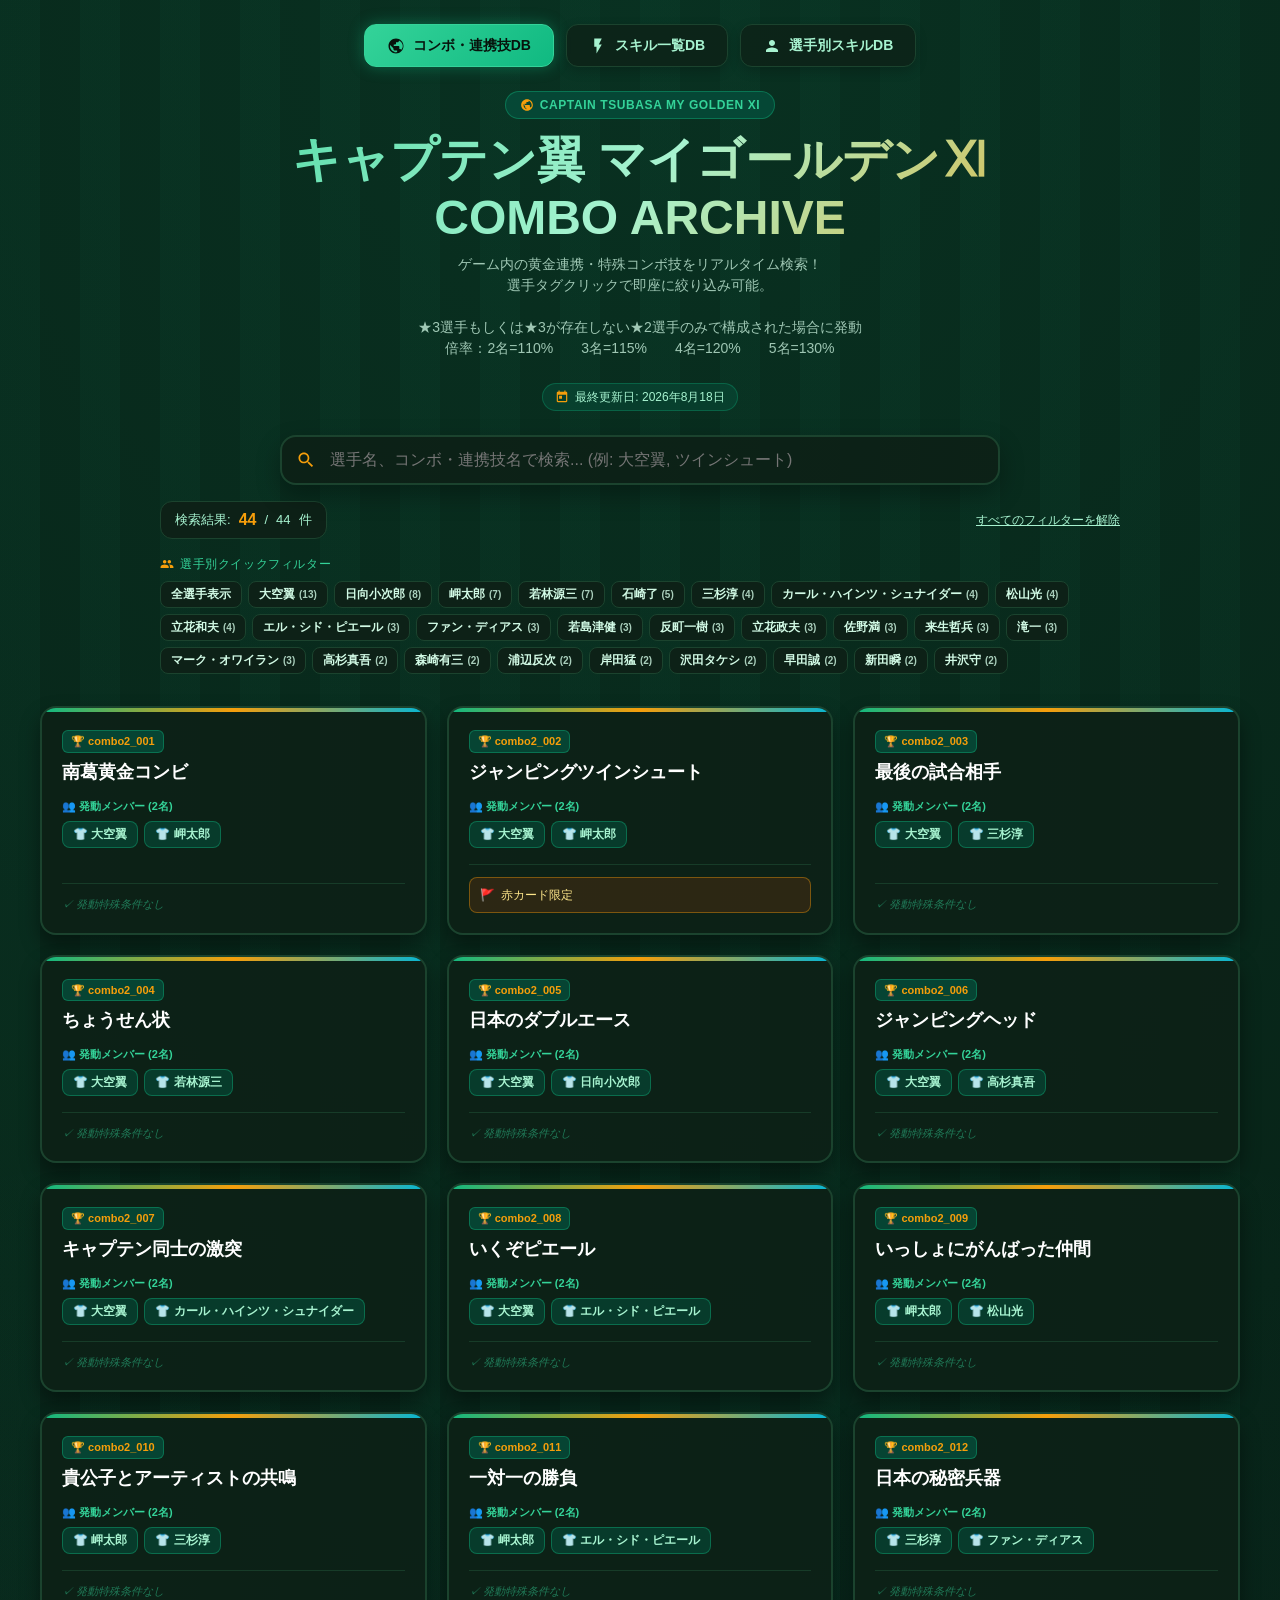
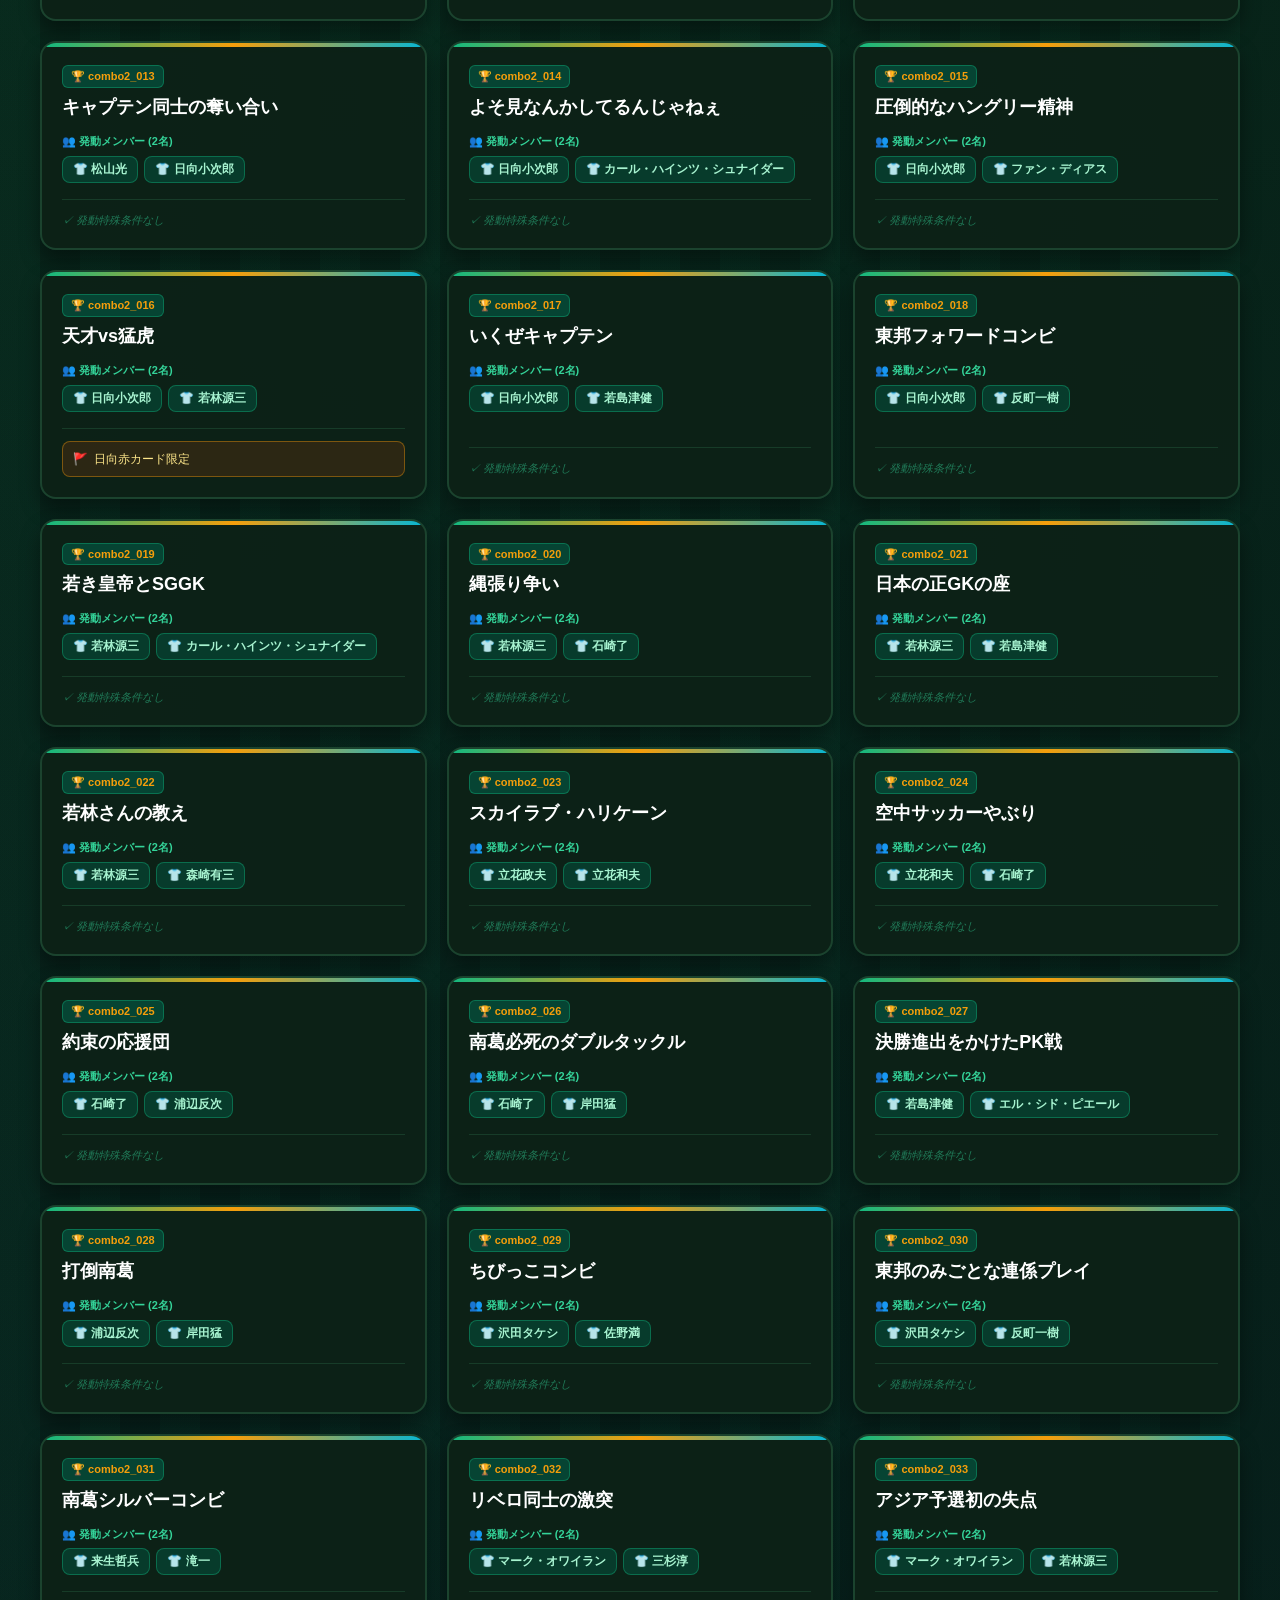
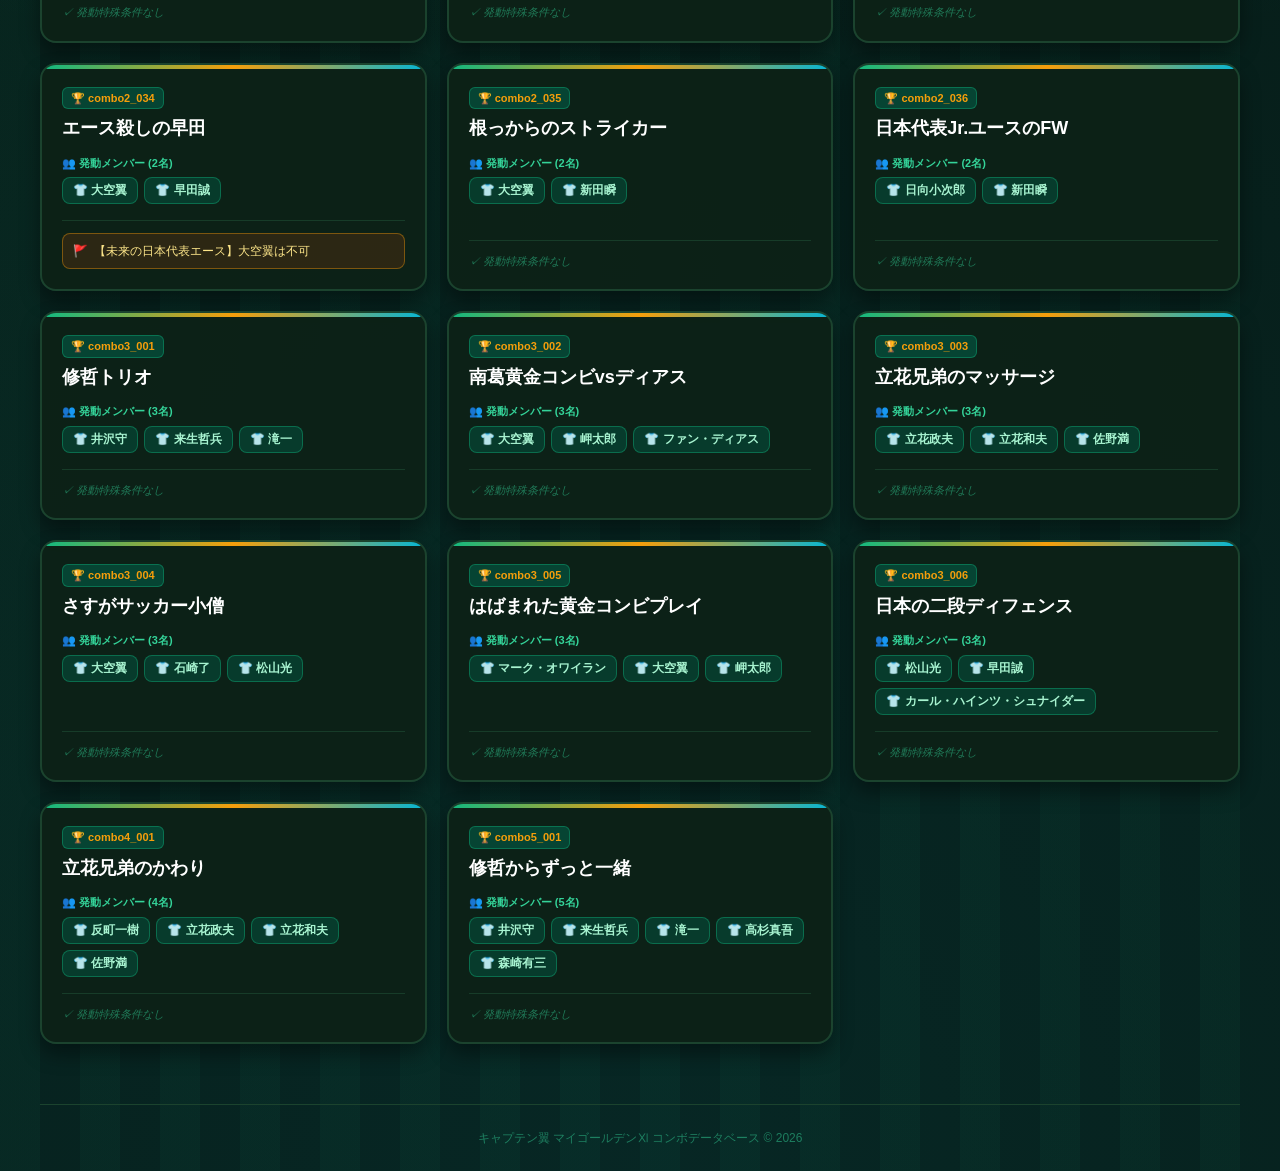
<file: index.html>
<!DOCTYPE html>
<html lang="ja">

<head>
  <meta charset="UTF-8">
  <meta name="viewport" content="width=device-width, initial-scale=1.0">
  <title>キャプテン翼マイゴールデンⅪコンボデータベース | Combo Database</title>
  <link rel="stylesheet" href="style.css">
  <style>
    /* 全外部通信(CDN)を不要にする純粋なレスポンシブCSS */
    * {
      box-sizing: border-box;
      margin: 0;
      padding: 0;
    }

    body {
      background-color: #07130c;
      background-image:
        linear-gradient(90deg, rgba(16, 185, 129, 0.04) 50%, transparent 50%),
        radial-gradient(circle at 50% 0%, rgba(16, 185, 129, 0.18), transparent 75%),
        radial-gradient(circle at 50% 100%, rgba(6, 182, 212, 0.12), transparent 75%);
      background-size: 80px 100%, 100% 100%, 100% 100%;
      color: #f3f4f6;
      font-family: -apple-system, BlinkMacSystemFont, "Segoe UI", Roboto, "Helvetica Neue", Arial, "Noto Sans JP", sans-serif;
      min-height: 100vh;
      padding: 24px 16px;
      line-height: 1.5;
    }

    .container {
      max-width: 1200px;
      margin: 0 auto;
    }

    /* ヘッダー */
    header {
      text-align: center;
      margin-bottom: 24px;
    }

    .badge {
      display: inline-flex;
      align-items: center;
      gap: 6px;
      padding: 4px 14px;
      border-radius: 9999px;
      background-color: rgba(6, 78, 59, 0.8);
      border: 1px solid rgba(16, 185, 129, 0.4);
      color: #34d399;
      font-size: 12px;
      font-weight: 700;
      letter-spacing: 0.05em;
      margin-bottom: 12px;
    }

    h1 {
      font-size: 2rem;
      font-weight: 900;
      background: linear-gradient(135deg, #34d399 0%, #a7f3d0 50%, #f59e0b 100%);
      -webkit-background-clip: text;
      background-clip: text;
      -webkit-text-fill-color: transparent;
      margin-bottom: 8px;
      line-height: 1.2;
    }

    @media (min-width: 640px) {
      h1 {
        font-size: 3rem;
      }
    }

    .description {
      color: rgba(209, 250, 229, 0.75);
      font-size: 14px;
      max-width: 600px;
      margin: 0 auto;
    }

    /* 更新日 */
    .update-date {
      text-align: center;
      margin-bottom: 24px;
    }

    .update-date span {
      display: inline-flex;
      align-items: center;
      gap: 6px;
      padding: 4px 12px;
      border-radius: 9999px;
      background: rgba(6, 78, 59, 0.5);
      border: 1px solid rgba(16, 185, 129, 0.3);
      color: #a7f3d0;
      font-size: 12px;
    }

    /* 検索セクション */
    .search-section {
      margin-bottom: 32px;
    }

    .search-box-wrapper {
      position: relative;
      max-width: 720px;
      margin: 0 auto 16px;
    }

    .search-icon {
      position: absolute;
      left: 16px;
      top: 50%;
      transform: translateY(-50%);
      width: 20px;
      height: 20px;
      fill: #f59e0b;
      pointer-events: none;
    }

    .search-input {
      width: 100%;
      padding: 14px 44px 14px 48px;
      background-color: rgba(13, 33, 23, 0.95);
      border: 2px solid #1b432e;
      border-radius: 16px;
      color: #ffffff;
      font-size: 16px;
      outline: none;
      transition: all 0.25s ease;
      box-shadow: 0 10px 25px rgba(0, 0, 0, 0.3);
    }

    .search-input:focus {
      border-color: #10b981;
      box-shadow: 0 0 20px rgba(16, 185, 129, 0.35);
    }

    .clear-btn {
      position: absolute;
      right: 14px;
      top: 50%;
      transform: translateY(-50%);
      background: none;
      border: none;
      color: rgba(255, 255, 255, 0.5);
      font-size: 18px;
      cursor: pointer;
      display: none;
    }

    .clear-btn:hover {
      color: #f59e0b;
    }

    /* ステータスバー */
    .status-bar {
      display: flex;
      flex-wrap: wrap;
      align-items: center;
      justify-content: space-between;
      gap: 12px;
      max-width: 960px;
      margin: 0 auto 16px;
      font-size: 13px;
      color: #a7f3d0;
    }

    .result-count-badge {
      display: flex;
      align-items: center;
      gap: 8px;
      padding: 6px 14px;
      background-color: #0d2117;
      border: 1px solid #1b432e;
      border-radius: 12px;
    }

    .result-count-num {
      color: #f59e0b;
      font-weight: 800;
      font-size: 16px;
    }

    .active-filter-badge {
      display: none;
      align-items: center;
      gap: 6px;
      padding: 4px 12px;
      background: rgba(16, 185, 129, 0.2);
      border: 1px solid rgba(16, 185, 129, 0.5);
      border-radius: 9999px;
      color: #a7f3d0;
      font-weight: 700;
    }

    .remove-filter-btn {
      background: none;
      border: none;
      color: #f59e0b;
      cursor: pointer;
      font-weight: bold;
      margin-left: 4px;
    }

    .reset-link {
      color: #a7f3d0;
      text-decoration: underline;
      cursor: pointer;
      background: none;
      border: none;
      font-size: 12px;
    }

    .reset-link:hover {
      color: #f59e0b;
    }

    /* クイックフィルタータグバー */
    .tags-section {
      max-width: 960px;
      margin: 0 auto;
    }

    .tags-title {
      font-size: 12px;
      color: #34d399;
      text-transform: uppercase;
      letter-spacing: 0.05em;
      margin-bottom: 8px;
      display: flex;
      align-items: center;
      gap: 6px;
    }

    .tags-container {
      display: flex;
      flex-wrap: wrap;
      gap: 6px;
      max-height: 120px;
      overflow-y: auto;
    }

    .char-quick-tag {
      padding: 4px 10px;
      border-radius: 8px;
      font-size: 12px;
      font-weight: 600;
      background: #0d2117;
      border: 1px solid #1b432e;
      color: #d1fae5;
      cursor: pointer;
      transition: all 0.2s ease;
      display: flex;
      align-items: center;
      gap: 4px;
    }

    .char-quick-tag:hover {
      border-color: #10b981;
      color: #f59e0b;
      transform: translateY(-1px);
    }

    .char-quick-tag.active {
      background: #f59e0b;
      color: #000000;
      border-color: #fcd34d;
    }

    /* カードグリッド */
    .grid {
      display: grid;
      grid-template-columns: 1fr;
      gap: 20px;
    }

    @media (min-width: 640px) {
      .grid {
        grid-template-columns: repeat(2, 1fr);
      }
    }

    @media (min-width: 1024px) {
      .grid {
        grid-template-columns: repeat(3, 1fr);
      }
    }

    /* コンボカード */
    .combo-card {
      background: rgba(13, 33, 23, 0.95);
      border: 2px solid #1b432e;
      border-radius: 16px;
      padding: 20px;
      display: flex;
      flex-direction: column;
      justify-content: space-between;
      position: relative;
      overflow: hidden;
      box-shadow: 0 10px 20px rgba(0, 0, 0, 0.4);
      transition: all 0.3s ease;
    }

    .combo-card:hover {
      border-color: rgba(16, 185, 129, 0.7);
      transform: translateY(-4px);
      box-shadow: 0 12px 30px rgba(16, 185, 129, 0.2);
    }

    .combo-card-top-bar {
      position: absolute;
      top: 0;
      left: 0;
      right: 0;
      height: 4px;
      background: linear-gradient(90deg, #10b981, #f59e0b, #06b6d4);
    }

    .combo-id-badge {
      display: inline-flex;
      align-items: center;
      gap: 4px;
      font-size: 11px;
      font-weight: 800;
      color: #f59e0b;
      background: rgba(6, 78, 59, 0.8);
      border: 1px solid rgba(16, 185, 129, 0.4);
      padding: 2px 8px;
      border-radius: 6px;
      margin-bottom: 8px;
    }

    .combo-title {
      font-size: 18px;
      font-weight: 800;
      color: #ffffff;
      margin-bottom: 14px;
      line-height: 1.3;
    }

    .member-label {
      font-size: 11px;
      color: #34d399;
      font-weight: 700;
      margin-bottom: 6px;
      text-transform: uppercase;
    }

    .member-tags {
      display: flex;
      flex-wrap: wrap;
      gap: 6px;
      margin-bottom: 16px;
    }

    .member-btn {
      padding: 4px 10px;
      border-radius: 8px;
      font-size: 12px;
      font-weight: 600;
      background: rgba(6, 78, 59, 0.6);
      border: 1px solid rgba(16, 185, 129, 0.4);
      color: #a7f3d0;
      cursor: pointer;
      transition: all 0.2s ease;
      display: flex;
      align-items: center;
      gap: 4px;
    }

    .member-btn:hover {
      background: #f59e0b;
      color: #000000;
      border-color: #fcd34d;
    }

    .member-btn.active {
      background: #f59e0b;
      color: #000000;
      border-color: #fcd34d;
    }

    .card-footer {
      border-top: 1px solid rgba(27, 67, 46, 0.8);
      padding-top: 12px;
      margin-top: auto;
      font-size: 12px;
    }

    .notes-box {
      background: rgba(120, 53, 15, 0.3);
      border: 1px solid rgba(245, 158, 11, 0.4);
      border-radius: 8px;
      padding: 8px 10px;
      color: #fde68a;
      display: flex;
      align-items: flex-start;
      gap: 6px;
    }

    .no-notes {
      color: rgba(52, 211, 153, 0.5);
      font-style: italic;
      font-size: 11px;
    }

    /* 該当なし */
    .no-results {
      text-align: center;
      padding: 48px 16px;
      display: none;
    }

    .no-results-title {
      font-size: 18px;
      font-weight: 700;
      color: #e5e7eb;
      margin-bottom: 8px;
    }

    .reset-btn-large {
      padding: 10px 20px;
      border-radius: 12px;
      background: #f59e0b;
      color: #000;
      font-weight: 700;
      border: none;
      cursor: pointer;
      margin-top: 16px;
    }

    footer {
      text-align: center;
      margin-top: 60px;
      padding-top: 24px;
      border-top: 1px solid #1b432e;
      font-size: 12px;
      color: rgba(52, 211, 153, 0.5);
    }
  </style>
</head>

<body>

  <div class="container">

    <!-- サイト共通タブナビゲーション -->
    <nav class="site-nav">
      <a href="index.html" class="site-nav-item active">
        <svg width="18" height="18" viewBox="0 0 24 24" fill="currentColor">
          <path d="M12 2C6.48 2 2 6.48 2 12s4.48 10 10 10 10-4.48 10-10S17.52 2 12 2zm0 18c-4.41 0-8-3.59-8-8 0-.46.05-.91.14-1.35L8.5 15v1c0 1.1.9 2 2 2h3v1.93c-1.39.7-2.96 1.07-4.5 1.07zm6.9-3.09c-.27-.54-.82-.91-1.45-.91h-1v-3c0-.55-.45-1-1-1H9v-2h2c.55 0 1-.45 1-1V7h2c1.1 0 2-.9 2-2v-.41c2.93 1.19 5 4.06 5 7.41 0 1.83-.62 3.52-1.9 4.91z"/>
        </svg>
        コンボ・連携技DB
      </a>
      <a href="skill.html" class="site-nav-item">
        <svg width="18" height="18" viewBox="0 0 24 24" fill="currentColor">
          <path d="M7 2v11h3v9l7-12h-4l4-8z"/>
        </svg>
        スキル一覧DB
      </a>
      <a href="character-skill.html" class="site-nav-item">
        <svg width="18" height="18" viewBox="0 0 24 24" fill="currentColor">
          <path d="M12 12c2.21 0 4-1.79 4-4s-1.79-4-4-4-4 1.79-4 4 1.79 4 4 4zm0 2c-2.67 0-8 1.34-8 4v2h16v-2c0-2.66-5.33-4-8-4z"/>
        </svg>
        選手別スキルDB
      </a>
    </nav>

    <!-- ヘッダー -->
    <header>
      <div class="badge">
        <svg width="14" height="14" viewBox="0 0 24 24" fill="#f59e0b">
          <path
            d="M12 2C6.48 2 2 6.48 2 12s4.48 10 10 10 10-4.48 10-10S17.52 2 12 2zm1 17.93c-3.95-.49-7-3.85-7-7.93 0-.62.08-1.21.21-1.79L9 15v1c0 1.1.9 2 2 2v1.93zm6.9-2.54c-.26-.81-1-1.39-1.9-1.39h-1v-3c0-.55-.45-1-1-1H8v-2h2c.55 0 1-.45 1-1V7h2c1.1 0 2-.9 2-2v-.41c2.93 1.19 5 4.06 5 7.41 0 2.08-.8 3.97-2.1 5.39z" />
        </svg>
        <span>CAPTAIN TSUBASA MY GOLDEN XI</span>
      </div>

      <h1>キャプテン翼 マイゴールデンⅪ<br>COMBO ARCHIVE</h1>

      <p class="description">
        ゲーム内の黄金連携・特殊コンボ技をリアルタイム検索！<br>選手タグクリックで即座に絞り込み可能。<br><br>
        ★3選手もしくは★3が存在しない★2選手のみで構成された場合に発動<br>
        倍率：2名=110%　　3名=115%　　4名=120%　　5名=130%
      </p>
    </header>

    <!-- 更新日 -->
    <div class="update-date">
      <span>
        <svg width="14" height="14" viewBox="0 0 24 24" fill="#f59e0b">
          <path
            d="M19 3h-1V1h-2v2H8V1H6v2H5c-1.11 0-1.99.9-1.99 2L3 19c0 1.1.89 2 2 2h14c1.1 0 2-.9 2-2V5c0-1.1-.9-2-2-2zm0 16H5V8h14v11zM7 10h5v5H7z" />
        </svg>
        最終更新日: 2026年8月18日
      </span>
    </div>

    <!-- 検索コントロール -->
    <section class="search-section">
      <div class="search-box-wrapper">
        <svg class="search-icon" viewBox="0 0 24 24">
          <path
            d="M15.5 14h-.79l-.28-.27C15.41 12.59 16 11.11 16 9.5 16 5.91 13.09 3 9.5 3S3 5.91 3 9.5 5.91 16 9.5 16c1.61 0 3.09-.59 4.23-1.57l.27.28v.79l5 4.99L20.49 19l-4.99-5zm-6 0C7.01 14 5 11.99 5 9.5S7.01 5 9.5 5 14 7.01 14 9.5 11.99 14 9.5 14z" />
        </svg>
        <input type="text" id="search-input" class="search-input" placeholder="選手名、コンボ・連携技名で検索... (例: 大空翼, ツインシュート)"
          autocomplete="off">
        <button id="btn-clear-search" class="clear-btn">&times;</button>
      </div>

      <div class="status-bar">
        <div class="result-count-badge">
          <span>検索結果:</span>
          <span id="result-count" class="result-count-num">0</span>
          <span>/</span>
          <span id="total-count">0</span>
          <span>件</span>
        </div>

        <div id="active-filter-container" class="active-filter-badge">
          <span>選択選手:</span>
          <span id="active-filter-name">選手名</span>
          <button id="btn-remove-char-filter" class="remove-filter-btn">&times;</button>
        </div>

        <div>
          <button id="btn-reset-all" class="reset-link">すべてのフィルターを解除</button>
        </div>
      </div>

      <div class="tags-section">
        <div class="tags-title">
          <svg width="14" height="14" viewBox="0 0 24 24" fill="#f59e0b">
            <path
              d="M16 11c1.66 0 2.99-1.34 2.99-3S17.66 5 16 5c-1.66 0-3 1.34-3 3s1.34 3 3 3zm-8 0c1.66 0 2.99-1.34 2.99-3S9.66 5 8 5C6.34 5 5 6.34 5 8s1.34 3 3 3zm0 2c-2.33 0-7 1.17-7 3.5V19h14v-2.5c0-2.33-4.67-3.5-7-3.5zm8 0c-.29 0-.62.02-.97.05 1.16.84 1.97 1.97 1.97 3.45V19h6v-2.5c0-2.33-4.67-3.5-7-3.5z" />
          </svg>
          選手別クイックフィルター
        </div>
        <div id="character-tags-bar" class="tags-container custom-scrollbar"></div>
      </div>
    </section>

    <!-- メインコンテンツ -->
    <main>
      <!-- 該当なしメッセージ -->
      <div id="no-results" class="no-results">
        <div class="no-results-title">該当する連携技・コンボが見つかりませんでした</div>
        <p style="color: rgba(209, 250, 229, 0.6); font-size: 14px;">検索キーワードを変更するか、選手絞り込みを解除してみてください。</p>
        <button id="btn-no-result-reset" class="reset-btn-large">検索条件をリセット</button>
      </div>

      <!-- コンボカード一覧グリッド (初期状態で即表示) -->
      <div id="combo-grid" class="grid"></div>
    </main>

    <footer>
      <p>キャプテン翼 マイゴールデンⅪ コンボデータベース &copy; 2026</p>
    </footer>

  </div>

  <!-- 純粋 Vanilla JS ロジック (全環境で 0.01 秒で確実に即時描画) -->
  <script>
    (function () {
      // 埋め込みデフォルトデータ
      const DEFAULT_COMBO_DATA = {
        "combo2_001": { "combo_name": "南葛黄金コンビ", "": ["大空翼", "岬太郎"], "notes": null },
        "combo2_002": { "combo_name": "ジャンピングツインシュート", "": ["大空翼", "岬太郎"], "notes": "赤カード限定" },
        "combo2_003": { "combo_name": "最後の試合相手", "": ["大空翼", "三杉淳"], "notes": null },
        "combo2_004": { "combo_name": "ちょうせん状", "": ["大空翼", "若林源三"], "notes": null },
        "combo2_005": { "combo_name": "日本のダブルエース", "": ["大空翼", "日向小次郎"], "notes": null },
        "combo2_006": { "combo_name": "ジャンピングヘッド", "": ["大空翼", "高杉真吾"], "notes": null },
        "combo2_007": { "combo_name": "キャプテン同士の激突", "": ["大空翼", "カール・ハインツ・シュナイダー"], "notes": null },
        "combo2_008": { "combo_name": "いくぞピエール", "": ["大空翼", "エル・シド・ピエール"], "notes": null },
        "combo2_009": { "combo_name": "いっしょにがんばった仲間", "": ["岬太郎", "松山光"], "notes": null },
        "combo2_010": { "combo_name": "貴公子とアーティストの共鳴", "": ["岬太郎", "三杉淳"], "notes": null },
        "combo2_011": { "combo_name": "一対一の勝負", "": ["岬太郎", "エル・シド・ピエール"], "notes": null },
        "combo2_012": { "combo_name": "日本の秘密兵器", "": ["三杉淳", "ファン・ディアス"], "notes": null },
        "combo2_013": { "combo_name": "キャプテン同士の奪い合い", "": ["松山光", "日向小次郎"], "notes": null },
        "combo2_014": { "combo_name": "よそ見なんかしてるんじゃねぇ", "": ["日向小次郎", "カール・ハインツ・シュナイダー"], "notes": null },
        "combo2_015": { "combo_name": "圧倒的なハングリー精神", "": ["日向小次郎", "ファン・ディアス"], "notes": null },
        "combo2_016": { "combo_name": "天才vs猛虎", "": ["日向小次郎", "若林源三"], "notes": "日向赤カード限定" },
        "combo2_017": { "combo_name": "いくぜキャプテン", "": ["日向小次郎", "若島津健"], "notes": null },
        "combo2_018": { "combo_name": "東邦フォワードコンビ", "": ["日向小次郎", "反町一樹"], "notes": null },
        "combo2_019": { "combo_name": "若き皇帝とSGGK", "": ["若林源三", "カール・ハインツ・シュナイダー"], "notes": null },
        "combo2_020": { "combo_name": "縄張り争い", "": ["若林源三", "石崎了"], "notes": null },
        "combo2_021": { "combo_name": "日本の正GKの座", "": ["若林源三", "若島津健"], "notes": null },
        "combo2_022": { "combo_name": "若林さんの教え", "": ["若林源三", "森崎有三"], "notes": null },
        "combo2_023": { "combo_name": "スカイラブ・ハリケーン", "": ["立花政夫", "立花和夫"], "notes": null },
        "combo2_024": { "combo_name": "空中サッカーやぶり", "": ["立花和夫", "石崎了"], "notes": null },
        "combo2_025": { "combo_name": "約束の応援団", "": ["石崎了", "浦辺反次"], "notes": null },
        "combo2_026": { "combo_name": "南葛必死のダブルタックル", "": ["石崎了", "岸田猛"], "notes": null },
        "combo2_027": { "combo_name": "決勝進出をかけたPK戦", "": ["若島津健", "エル・シド・ピエール"], "notes": null },
        "combo2_028": { "combo_name": "打倒南葛", "": ["浦辺反次", "岸田猛"], "notes": null },
        "combo2_029": { "combo_name": "ちびっこコンビ", "": ["沢田タケシ", "佐野満"], "notes": null },
        "combo2_030": { "combo_name": "東邦のみごとな連係プレイ", "": ["沢田タケシ", "反町一樹"], "notes": null },
        "combo2_031": { "combo_name": "南葛シルバーコンビ", "": ["来生哲兵", "滝一"], "notes": null },
        "combo2_032": { "combo_name": "リベロ同士の激突", "": ["マーク・オワイラン", "三杉淳"], "notes": null },
        "combo2_033": { "combo_name": "アジア予選初の失点", "": ["マーク・オワイラン", "若林源三"], "notes": null },
        "combo2_034": { "combo_name": "エース殺しの早田", "": ["大空翼", "早田誠"], "notes": "【未来の日本代表エース】大空翼は不可" },
        "combo2_035": { "combo_name": "根っからのストライカー", "": ["大空翼", "新田瞬"], "notes": null },
        "combo2_036": { "combo_name": "日本代表Jr.ユースのFW", "": ["日向小次郎", "新田瞬"], "notes": null },
        "combo3_001": { "combo_name": "修哲トリオ", "": ["井沢守", "来生哲兵", "滝一"], "notes": null },
        "combo3_002": { "combo_name": "南葛黄金コンビvsディアス", "": ["大空翼", "岬太郎", "ファン・ディアス"], "notes": null },
        "combo3_003": { "combo_name": "立花兄弟のマッサージ", "": ["立花政夫", "立花和夫", "佐野満"], "notes": null },
        "combo3_004": { "combo_name": "さすがサッカー小僧", "": ["大空翼", "石崎了", "松山光"], "notes": null },
        "combo3_005": { "combo_name": "はばまれた黄金コンビプレイ", "": ["マーク・オワイラン", "大空翼", "岬太郎"], "notes": null },
        "combo3_006": { "combo_name": "日本の二段ディフェンス", "": ["松山光", "早田誠", "カール・ハインツ・シュナイダー"], "notes": null },
        "combo4_001": { "combo_name": "立花兄弟のかわり", "": ["反町一樹", "立花政夫", "立花和夫", "佐野満"], "notes": null },
        "combo5_001": { "combo_name": "修哲からずっと一緒", "": ["井沢守", "来生哲兵", "滝一", "高杉真吾", "森崎有三"], "notes": null },
      };

      let allCombos = [];
      let currentFilteredCombos = [];
      let selectedCharacterFilter = null;
      let currentSearchQuery = '';

      function normalizeText(str) {
        if (!str) return '';
        try {
          return str.normalize('NFKC').toLowerCase().replace(/[\u30a1-\u30f6]/g, m => String.fromCharCode(m.charCodeAt(0) - 0x60)).trim();
        } catch (e) {
          return String(str).toLowerCase().trim();
        }
      }

      function normalizeComboData(rawData) {
        if (!rawData) return [];
        let result = [];
        try {
          if (Array.isArray(rawData)) {
            result = rawData.map((item, idx) => ({
              id: item.id || `combo_${String(idx + 1).padStart(3, '0')}`,
              combo_name: item.combo_name || item.name || '名称未設定コンボ',
              characters: Array.isArray(item.characters) ? item.characters : (Array.isArray(item[""]) ? item[""] : []),
              notes: item.notes || null
            }));
          } else if (typeof rawData === 'object') {
            result = Object.entries(rawData).map(([key, item], idx) => ({
              id: item.id || key || `combo_${String(idx + 1).padStart(3, '0')}`,
              combo_name: item.combo_name || item.name || '名称未設定コンボ',
              characters: Array.isArray(item.characters) ? item.characters : (Array.isArray(item[""]) ? item[""] : []),
              notes: item.notes || null
            }));
          }
        } catch (e) { }
        return result;
      }

      function escapeHtml(str) {
        if (typeof str !== 'string') return str;
        return str.replace(/&/g, '&amp;').replace(/</g, '&lt;').replace(/>/g, '&gt;').replace(/"/g, '&quot;').replace(/'/g, '&#039;');
      }

      function startApp() {
        const searchInput = document.getElementById('search-input');
        const btnClearSearch = document.getElementById('btn-clear-search');
        const comboGrid = document.getElementById('combo-grid');
        const noResults = document.getElementById('no-results');
        const resultCount = document.getElementById('result-count');
        const totalCount = document.getElementById('total-count');
        const activeFilterContainer = document.getElementById('active-filter-container');
        const activeFilterName = document.getElementById('active-filter-name');
        const btnRemoveCharFilter = document.getElementById('btn-remove-char-filter');
        const btnResetAll = document.getElementById('btn-reset-all');
        const btnNoResultReset = document.getElementById('btn-no-result-reset');
        const characterTagsBar = document.getElementById('character-tags-bar');

        allCombos = normalizeComboData(DEFAULT_COMBO_DATA);
        if (totalCount) totalCount.textContent = allCombos.length;

        function updateUIState() {
          if (resultCount) resultCount.textContent = currentFilteredCombos.length;

          if (currentSearchQuery.length > 0) {
            if (btnClearSearch) btnClearSearch.style.display = 'block';
          } else {
            if (btnClearSearch) btnClearSearch.style.display = 'none';
          }

          if (selectedCharacterFilter) {
            if (activeFilterContainer) activeFilterContainer.style.display = 'flex';
            if (activeFilterName) activeFilterName.textContent = selectedCharacterFilter;
          } else {
            if (activeFilterContainer) activeFilterContainer.style.display = 'none';
          }

          document.querySelectorAll('.char-quick-tag').forEach(tag => {
            const charName = tag.dataset.char;
            if (charName === selectedCharacterFilter) {
              tag.classList.add('active');
            } else {
              tag.classList.remove('active');
            }
          });
        }

        function renderCharacterQuickTags() {
          if (!characterTagsBar) return;
          characterTagsBar.innerHTML = '';

          const charCountMap = {};
          allCombos.forEach(combo => {
            combo.characters.forEach(char => {
              charCountMap[char] = (charCountMap[char] || 0) + 1;
            });
          });

          const sortedChars = Object.keys(charCountMap).sort((a, b) => charCountMap[b] - charCountMap[a]);
          const fragment = document.createDocumentFragment();

          const allTag = document.createElement('button');
          allTag.textContent = '全選手表示';
          allTag.className = 'char-quick-tag active';
          allTag.addEventListener('click', () => {
            selectedCharacterFilter = null;
            applyFilterAndSearch();
          });
          fragment.appendChild(allTag);

          sortedChars.forEach(char => {
            const tag = document.createElement('button');
            tag.dataset.char = char;
            tag.className = 'char-quick-tag';
            tag.innerHTML = `<span>${escapeHtml(char)}</span><span style="font-size:10px; opacity:0.8;">(${charCountMap[char]})</span>`;

            tag.addEventListener('click', () => {
              selectedCharacterFilter = (selectedCharacterFilter === char) ? null : char;
              applyFilterAndSearch();
            });

            fragment.appendChild(tag);
          });

          characterTagsBar.appendChild(fragment);
        }

        function renderComboCards(combos) {
          if (!comboGrid) return;
          comboGrid.innerHTML = '';

          if (combos.length === 0) {
            if (noResults) noResults.style.display = 'block';
            return;
          } else {
            if (noResults) noResults.style.display = 'none';
          }

          const fragment = document.createDocumentFragment();

          combos.forEach((combo, index) => {
            const card = document.createElement('div');
            card.className = 'combo-card';

            const topBar = document.createElement('div');
            topBar.className = 'combo-card-top-bar';
            card.appendChild(topBar);

            const contentWrapper = document.createElement('div');

            const idBadge = `<div class="combo-id-badge">🏆 ${escapeHtml(combo.id)}</div>`;
            const title = `<div class="combo-title">${escapeHtml(combo.combo_name)}</div>`;

            contentWrapper.innerHTML = idBadge + title;

            const charSection = document.createElement('div');
            const charLabel = `<div class="member-label">👥 発動メンバー (${combo.characters.length}名)</div>`;

            const tagsDiv = document.createElement('div');
            tagsDiv.className = 'member-tags';

            if (combo.characters.length > 0) {
              combo.characters.forEach(char => {
                const charBtn = document.createElement('button');
                const isSelected = char === selectedCharacterFilter;
                charBtn.className = isSelected ? 'member-btn active' : 'member-btn';
                charBtn.innerHTML = `👕 ${escapeHtml(char)}`;

                charBtn.addEventListener('click', (e) => {
                  e.stopPropagation();
                  selectedCharacterFilter = char;
                  applyFilterAndSearch();
                });

                tagsDiv.appendChild(charBtn);
              });
            }

            charSection.innerHTML = charLabel;
            charSection.appendChild(tagsDiv);
            contentWrapper.appendChild(charSection);
            card.appendChild(contentWrapper);

            const footerDiv = document.createElement('div');
            footerDiv.className = 'card-footer';

            if (combo.notes) {
              footerDiv.innerHTML = `<div class="notes-box">🚩 <span>${escapeHtml(combo.notes)}</span></div>`;
            } else {
              footerDiv.innerHTML = `<div class="no-notes">✓ 発動特殊条件なし</div>`;
            }

            card.appendChild(footerDiv);
            fragment.appendChild(card);
          });

          comboGrid.appendChild(fragment);
        }

        function applyFilterAndSearch() {
          const normQuery = normalizeText(currentSearchQuery);

          currentFilteredCombos = allCombos.filter(combo => {
            if (selectedCharacterFilter) {
              if (!combo.characters.includes(selectedCharacterFilter)) return false;
            }
            if (!normQuery) return true;

            if (normalizeText(combo.combo_name).includes(normQuery)) return true;
            if (combo.characters.some(c => normalizeText(c).includes(normQuery))) return true;
            if (combo.notes && normalizeText(combo.notes).includes(normQuery)) return true;

            return false;
          });

          updateUIState();
          renderComboCards(currentFilteredCombos);
        }

        // イベント登録
        if (searchInput) {
          searchInput.addEventListener('input', (e) => {
            currentSearchQuery = e.target.value;
            applyFilterAndSearch();
          });
        }

        if (btnClearSearch) {
          btnClearSearch.addEventListener('click', () => {
            if (searchInput) searchInput.value = '';
            currentSearchQuery = '';
            applyFilterAndSearch();
          });
        }

        if (btnRemoveCharFilter) {
          btnRemoveCharFilter.addEventListener('click', () => {
            selectedCharacterFilter = null;
            applyFilterAndSearch();
          });
        }

        if (btnResetAll) {
          btnResetAll.addEventListener('click', () => {
            if (searchInput) searchInput.value = '';
            currentSearchQuery = '';
            selectedCharacterFilter = null;
            applyFilterAndSearch();
          });
        }

        if (btnNoResultReset) {
          btnNoResultReset.addEventListener('click', () => {
            if (searchInput) searchInput.value = '';
            currentSearchQuery = '';
            selectedCharacterFilter = null;
            applyFilterAndSearch();
          });
        }

        // 即時描画発動
        renderCharacterQuickTags();
        applyFilterAndSearch();
      }

      if (document.readyState === 'complete' || document.readyState === 'interactive') {
        startApp();
      } else {
        document.addEventListener('DOMContentLoaded', startApp);
      }
    })();
  </script>
</body>

</html>
</file>
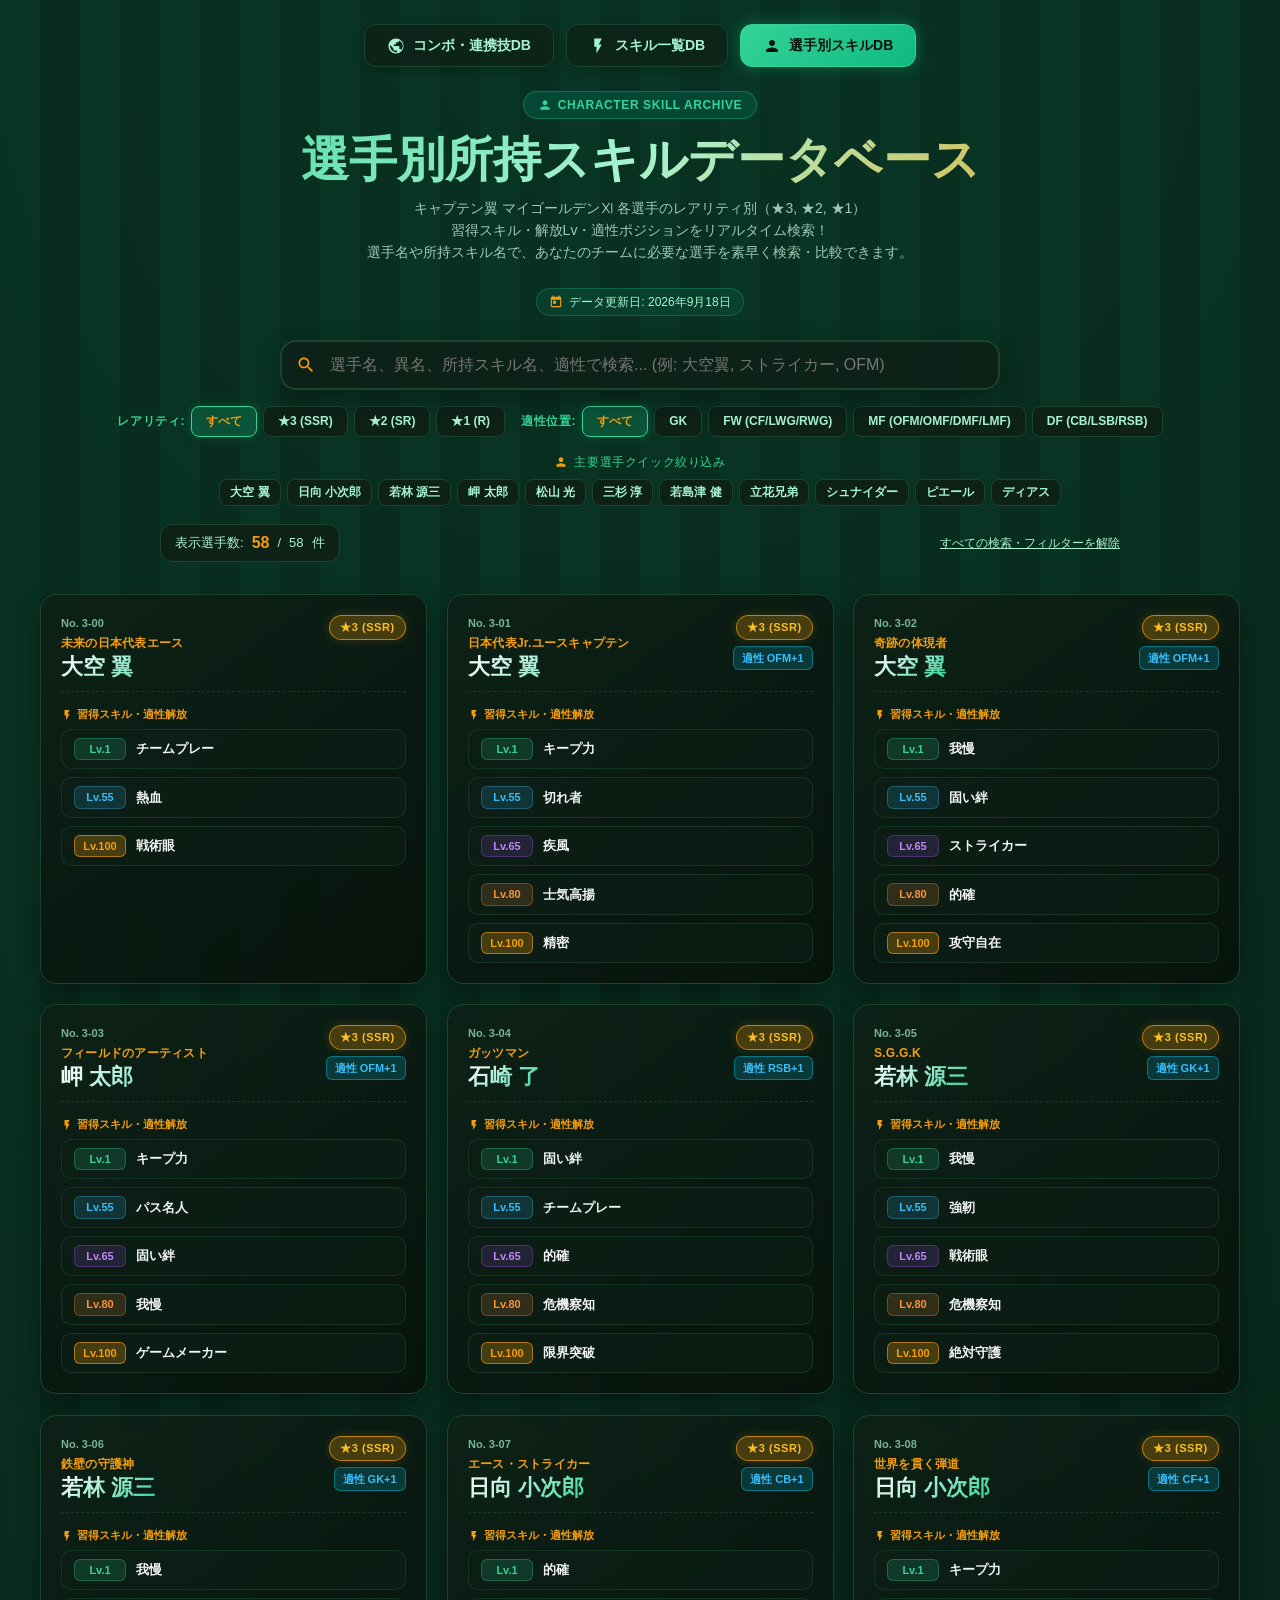
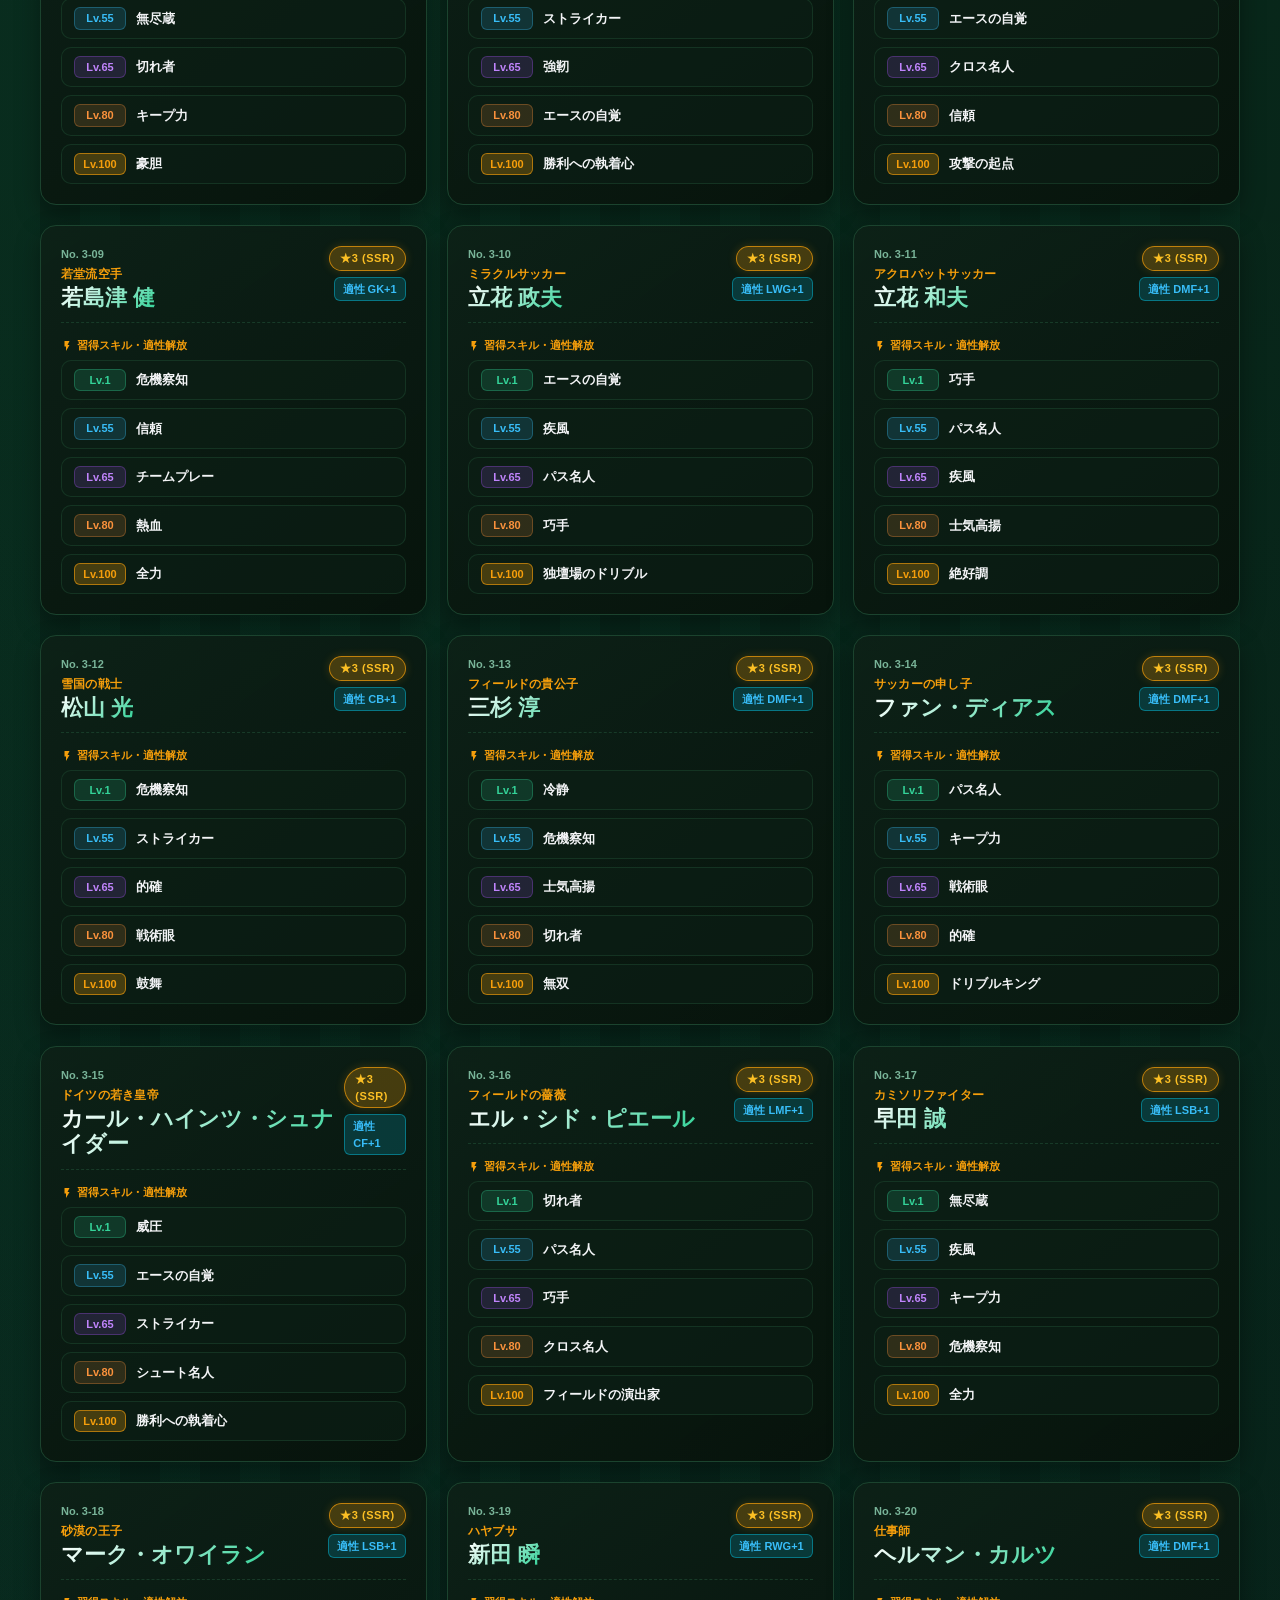
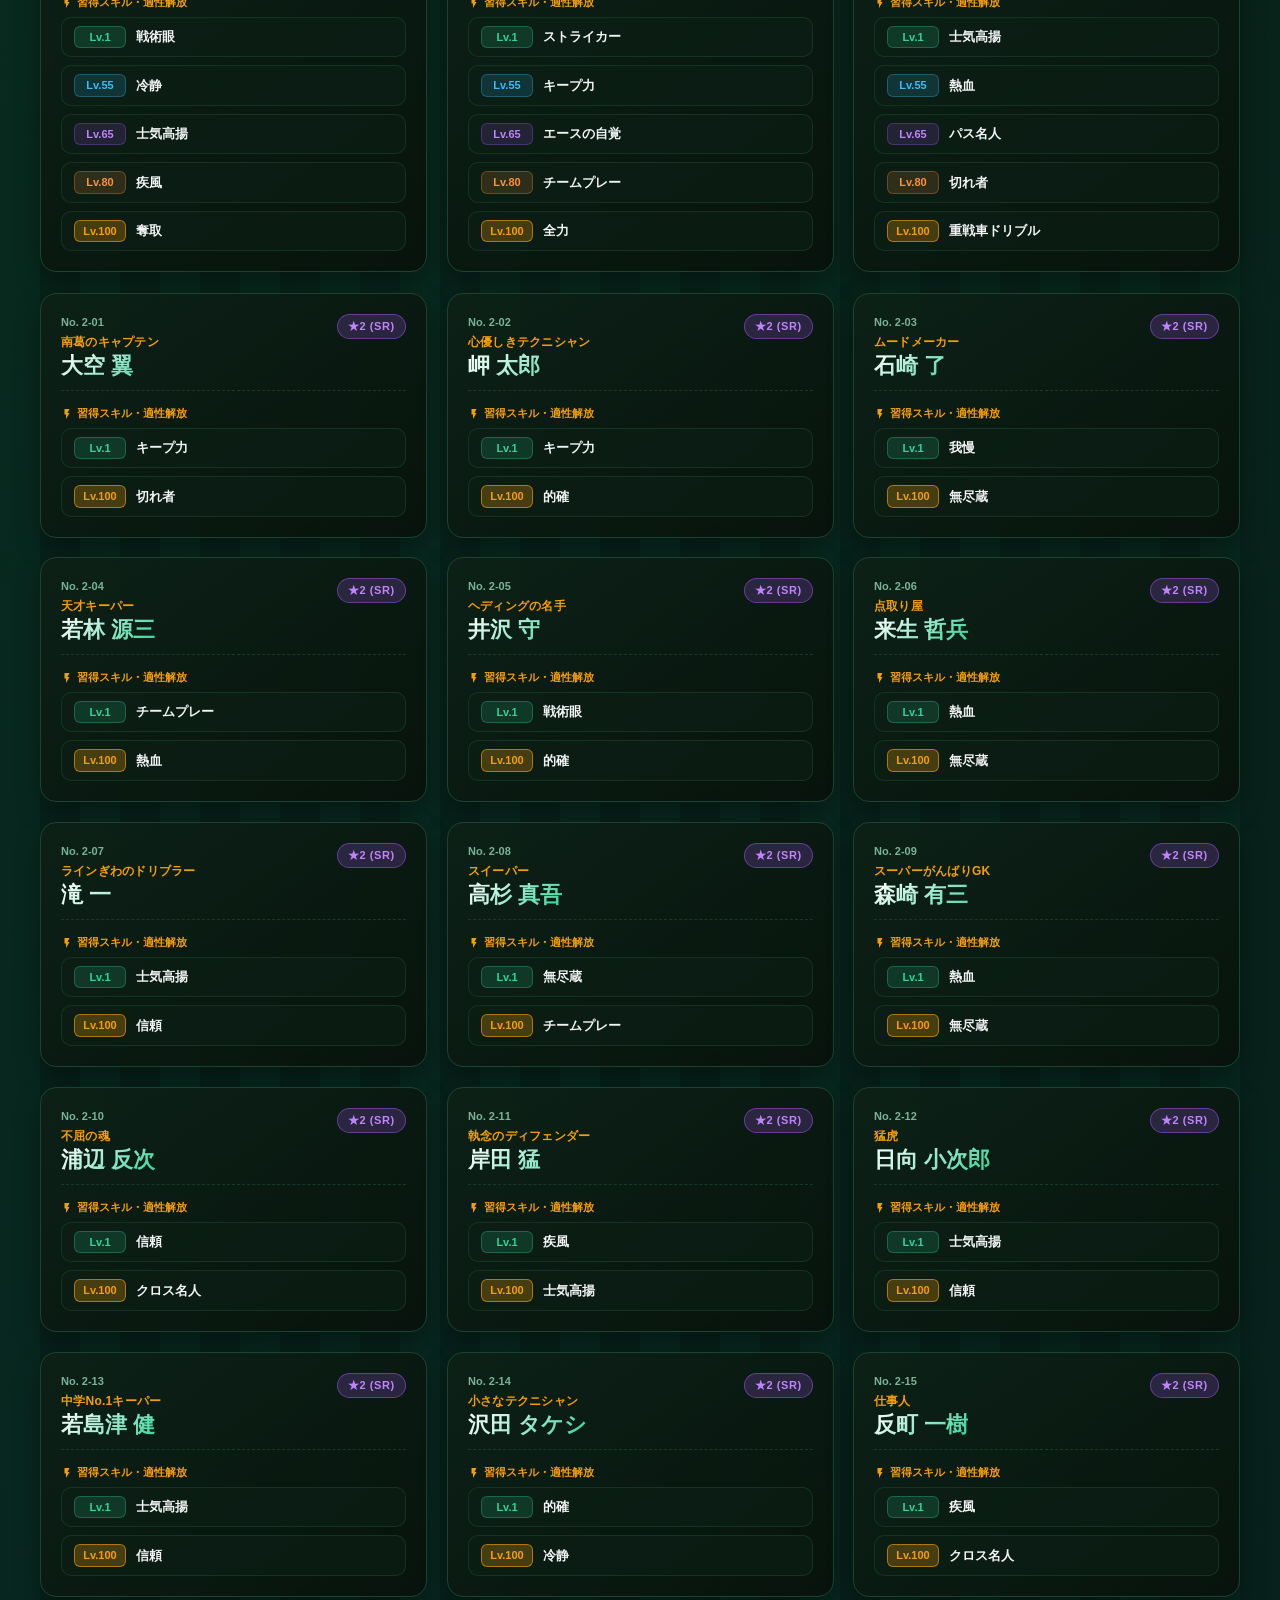
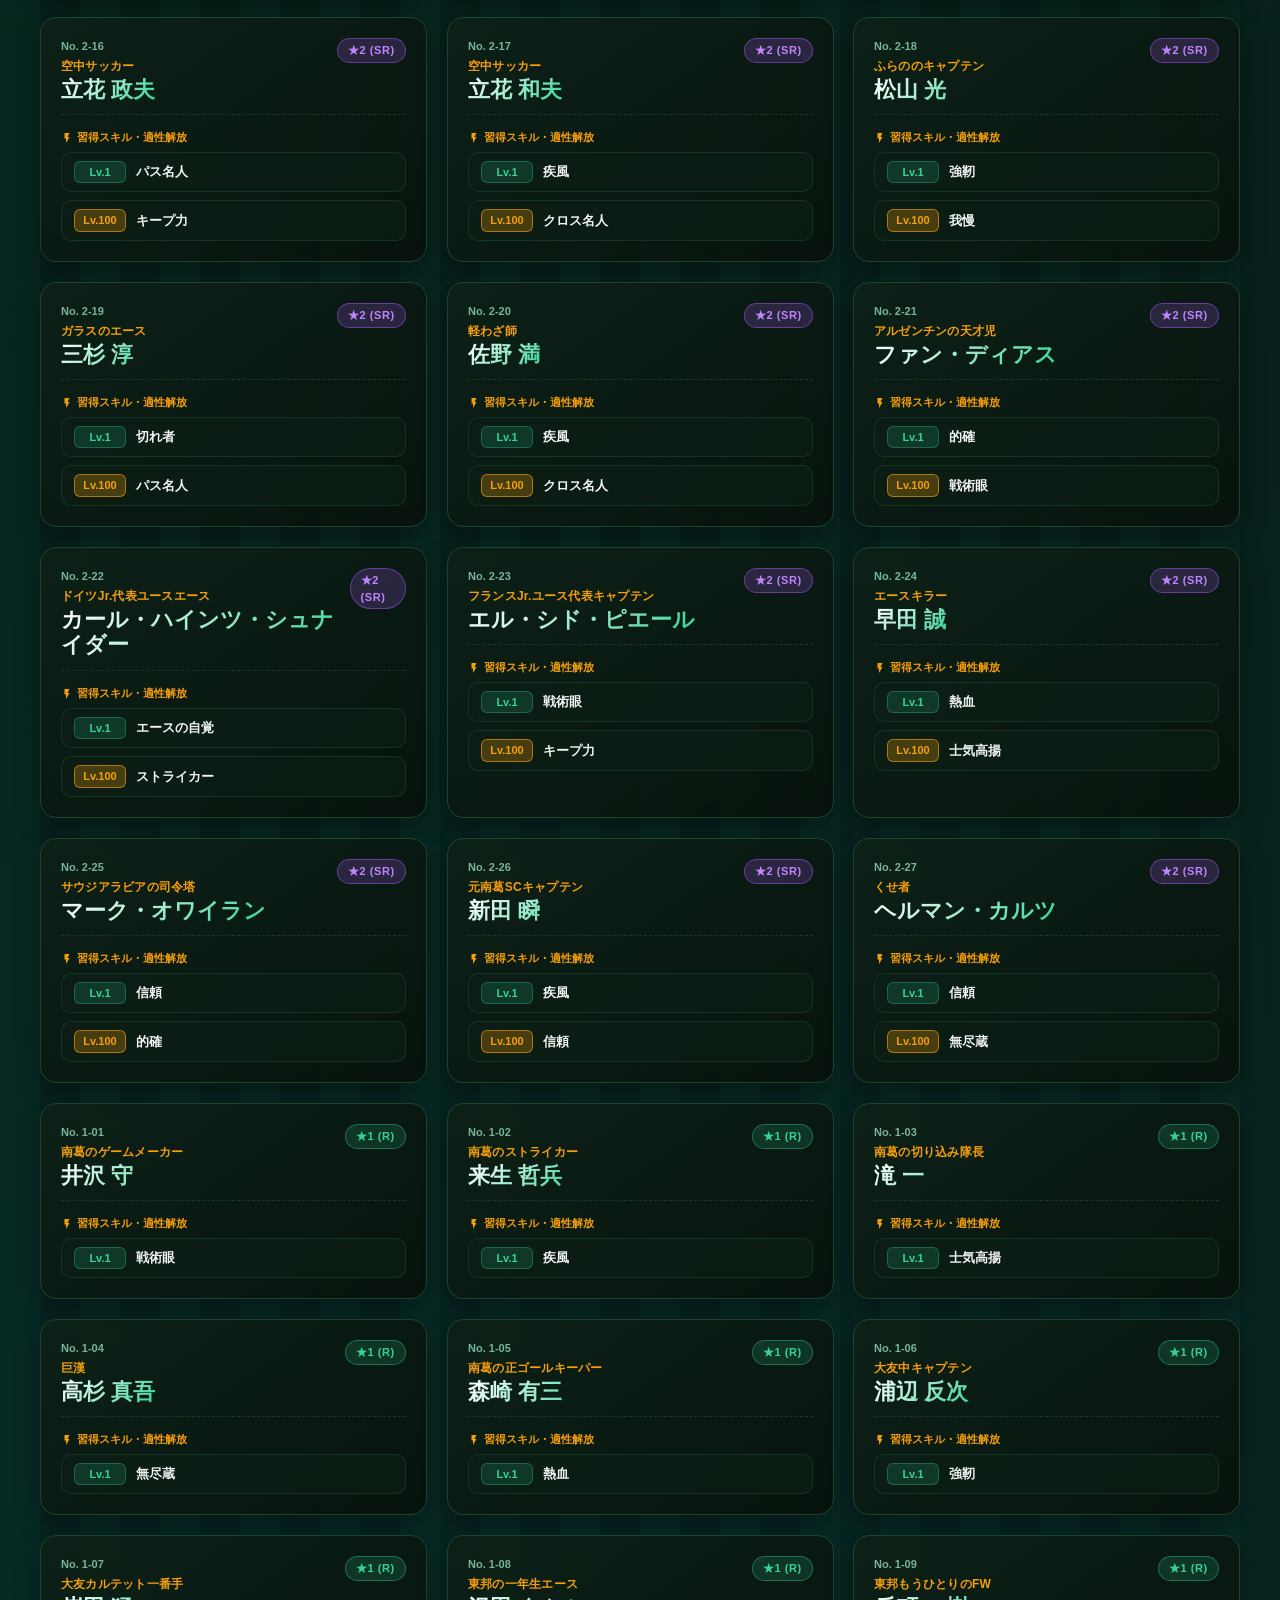
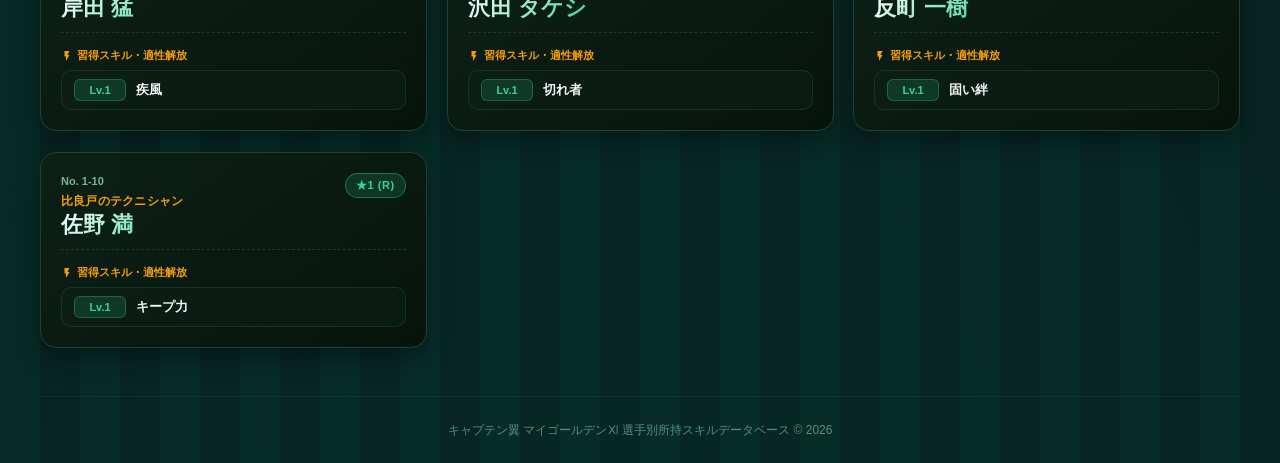
<file: character-skill.html>
<!DOCTYPE html>
<html lang="ja">

<head>
  <meta charset="UTF-8">
  <meta name="viewport" content="width=device-width, initial-scale=1.0">
  <title>キャプテン翼マイゴールデンⅪ 選手別所持スキルデータベース | Character Skill Database</title>
  <meta name="description" content="キャプテン翼マイゴールデンⅪの各選手（★3, ★2, ★1）が習得するスキル・解放Lv・適性ポジション情報を検索・閲覧できるリアルタイムデータベース">

  <style>
    * {
      box-sizing: border-box;
      margin: 0;
      padding: 0;
    }

    body {
      background-color: #07130c;
      background-image:
        linear-gradient(90deg, rgba(16, 185, 129, 0.04) 50%, transparent 50%),
        radial-gradient(circle at 50% 0%, rgba(16, 185, 129, 0.18), transparent 75%),
        radial-gradient(circle at 50% 100%, rgba(6, 182, 212, 0.12), transparent 75%);
      background-size: 80px 100%, 100% 100%, 100% 100%;
      color: #f3f4f6;
      font-family: -apple-system, BlinkMacSystemFont, "Segoe UI", Roboto, "Helvetica Neue", Arial, "Noto Sans JP", sans-serif;
      min-height: 100vh;
      padding: 24px 16px;
      line-height: 1.5;
    }

    /* スクロールバーのカスタマイズ */
    .custom-scrollbar::-webkit-scrollbar {
      height: 6px;
      width: 6px;
    }

    .custom-scrollbar::-webkit-scrollbar-track {
      background: rgba(10, 30, 20, 0.8);
      border-radius: 9999px;
    }

    .custom-scrollbar::-webkit-scrollbar-thumb {
      background: rgba(16, 185, 129, 0.5);
      border-radius: 9999px;
    }

    .custom-scrollbar::-webkit-scrollbar-thumb:hover {
      background: rgba(16, 185, 129, 0.9);
    }

    /* アニメーション */
    @keyframes fadeInUp {
      from {
        opacity: 0;
        transform: translateY(14px) scale(0.98);
      }

      to {
        opacity: 1;
        transform: translateY(0) scale(1);
      }
    }

    .card-animate {
      animation: fadeInUp 0.35s cubic-bezier(0.16, 1, 0.3, 1) forwards;
    }

    /* ホバーエフェクト */
    .soccer-card-hover {
      transition: all 0.3s cubic-bezier(0.25, 0.8, 0.25, 1);
      position: relative;
      overflow: hidden;
    }

    .soccer-card-hover::before {
      content: '';
      position: absolute;
      top: 0;
      left: -100%;
      width: 50%;
      height: 100%;
      background: linear-gradient(90deg,
          transparent,
          rgba(255, 255, 255, 0.08),
          transparent);
      transform: skewX(-25deg);
      transition: 0.75s;
      pointer-events: none;
    }

    .soccer-card-hover:hover::before {
      left: 150%;
    }

    .soccer-card-hover:hover {
      border-color: rgba(16, 185, 129, 0.7);
      box-shadow:
        0 10px 30px -5px rgba(16, 185, 129, 0.25),
        0 0 15px rgba(245, 158, 11, 0.15);
      transform: translateY(-4px);
    }

    .container {
      max-width: 1200px;
      margin: 0 auto;
    }

    /* サイト共通ナビゲーションタブ */
    .site-nav {
      display: flex;
      justify-content: center;
      gap: 12px;
      margin-bottom: 24px;
      flex-wrap: wrap;
    }

    .site-nav-item {
      display: inline-flex;
      align-items: center;
      gap: 8px;
      padding: 10px 22px;
      border-radius: 12px;
      font-size: 14px;
      font-weight: 700;
      text-decoration: none;
      color: #a7f3d0;
      background-color: rgba(13, 33, 23, 0.8);
      border: 1px solid #1b432e;
      transition: all 0.25s ease;
      box-shadow: 0 4px 12px rgba(0, 0, 0, 0.2);
    }

    .site-nav-item:hover {
      color: #ffffff;
      border-color: rgba(16, 185, 129, 0.6);
      background-color: rgba(16, 185, 129, 0.15);
      transform: translateY(-2px);
    }

    .site-nav-item.active {
      color: #07130c;
      background: linear-gradient(135deg, #34d399 0%, #10b981 100%);
      border-color: #34d399;
      box-shadow: 0 0 15px rgba(16, 185, 129, 0.4);
    }

    /* ヘッダー */
    header {
      text-align: center;
      margin-bottom: 24px;
    }

    .badge {
      display: inline-flex;
      align-items: center;
      gap: 6px;
      padding: 4px 14px;
      border-radius: 9999px;
      background-color: rgba(6, 78, 59, 0.8);
      border: 1px solid rgba(16, 185, 129, 0.4);
      color: #34d399;
      font-size: 12px;
      font-weight: 700;
      letter-spacing: 0.05em;
      margin-bottom: 12px;
    }

    h1 {
      font-size: 2rem;
      font-weight: 900;
      background: linear-gradient(135deg, #34d399 0%, #a7f3d0 50%, #f59e0b 100%);
      -webkit-background-clip: text;
      background-clip: text;
      -webkit-text-fill-color: transparent;
      margin-bottom: 8px;
      line-height: 1.2;
    }

    @media (min-width: 640px) {
      h1 {
        font-size: 3rem;
      }
    }

    .description {
      color: rgba(209, 250, 229, 0.75);
      font-size: 14px;
      max-width: 800px;
      margin: 0 auto;
      line-height: 1.6;
    }

    /* 更新日 */
    .update-date {
      text-align: center;
      margin-bottom: 24px;
    }

    .update-date span {
      display: inline-flex;
      align-items: center;
      gap: 6px;
      padding: 4px 12px;
      border-radius: 9999px;
      background: rgba(6, 78, 59, 0.5);
      border: 1px solid rgba(16, 185, 129, 0.3);
      color: #a7f3d0;
      font-size: 12px;
    }

    /* 検索セクション */
    .search-section {
      margin-bottom: 32px;
    }

    .search-box-wrapper {
      position: relative;
      max-width: 720px;
      margin: 0 auto 16px;
    }

    .search-icon {
      position: absolute;
      left: 16px;
      top: 50%;
      transform: translateY(-50%);
      width: 20px;
      height: 20px;
      fill: #f59e0b;
      pointer-events: none;
    }

    .search-input {
      width: 100%;
      padding: 14px 44px 14px 48px;
      background-color: rgba(13, 33, 23, 0.95);
      border: 2px solid #1b432e;
      border-radius: 16px;
      color: #ffffff;
      font-size: 16px;
      outline: none;
      transition: all 0.25s ease;
      box-shadow: 0 10px 25px rgba(0, 0, 0, 0.3);
    }

    .search-input:focus {
      border-color: #10b981;
      box-shadow: 0 0 20px rgba(16, 185, 129, 0.35);
    }

    .clear-btn {
      position: absolute;
      right: 14px;
      top: 50%;
      transform: translateY(-50%);
      background: none;
      border: none;
      color: rgba(255, 255, 255, 0.5);
      font-size: 18px;
      cursor: pointer;
      display: none;
    }

    .clear-btn:hover {
      color: #f59e0b;
    }

    /* フィルターボタン群 */
    .filter-group-container {
      display: flex;
      flex-wrap: wrap;
      gap: 16px;
      align-items: center;
      justify-content: center;
      margin-top: 14px;
    }

    .filter-label {
      font-size: 12px;
      font-weight: 700;
      color: #34d399;
      letter-spacing: 0.05em;
      margin-right: 6px;
    }

    .filter-buttons {
      display: flex;
      gap: 6px;
      flex-wrap: wrap;
    }

    .filter-btn {
      padding: 6px 14px;
      border-radius: 8px;
      font-size: 12px;
      font-weight: 600;
      background: #0d2117;
      border: 1px solid #1b432e;
      color: #a7f3d0;
      cursor: pointer;
      transition: all 0.2s ease;
    }

    .filter-btn:hover {
      border-color: #10b981;
      color: #ffffff;
    }

    .filter-btn.active {
      background: rgba(16, 185, 129, 0.25);
      border-color: #34d399;
      color: #f59e0b;
      font-weight: 700;
      box-shadow: 0 0 8px rgba(16, 185, 129, 0.3);
    }

    /* キャラクタークイックフィルタータグ */
    .tags-section {
      max-width: 960px;
      margin: 16px auto 0;
    }

    .tags-title {
      font-size: 12px;
      color: #34d399;
      letter-spacing: 0.05em;
      margin-bottom: 8px;
      display: flex;
      align-items: center;
      gap: 6px;
      justify-content: center;
    }

    .tags-container {
      display: flex;
      flex-wrap: wrap;
      gap: 6px;
      justify-content: center;
    }

    .char-quick-tag {
      padding: 4px 10px;
      border-radius: 8px;
      font-size: 12px;
      font-weight: 600;
      background: #0d2117;
      border: 1px solid #1b432e;
      color: #a7f3d0;
      cursor: pointer;
      transition: all 0.2s ease;
    }

    .char-quick-tag:hover {
      border-color: #10b981;
      color: #ffffff;
    }

    .char-quick-tag.active {
      background: rgba(16, 185, 129, 0.3);
      border-color: #34d399;
      color: #f59e0b;
      font-weight: 700;
    }

    /* ステータスバー */
    .status-bar {
      display: flex;
      flex-wrap: wrap;
      align-items: center;
      justify-content: space-between;
      gap: 12px;
      max-width: 960px;
      margin: 18px auto 16px;
      font-size: 13px;
      color: #a7f3d0;
    }

    .result-count-badge {
      display: flex;
      align-items: center;
      gap: 8px;
      padding: 6px 14px;
      background-color: #0d2117;
      border: 1px solid #1b432e;
      border-radius: 12px;
    }

    .result-count-num {
      color: #f59e0b;
      font-weight: 800;
      font-size: 16px;
    }

    .active-filter-badge {
      display: none;
      align-items: center;
      gap: 6px;
      padding: 4px 12px;
      background: rgba(16, 185, 129, 0.2);
      border: 1px solid rgba(16, 185, 129, 0.5);
      border-radius: 9999px;
      color: #a7f3d0;
      font-weight: 700;
    }

    .remove-filter-btn {
      background: none;
      border: none;
      color: #f59e0b;
      cursor: pointer;
      font-weight: bold;
      margin-left: 4px;
    }

    .reset-link {
      color: #a7f3d0;
      text-decoration: underline;
      cursor: pointer;
      background: none;
      border: none;
      font-size: 12px;
    }

    .reset-link:hover {
      color: #f59e0b;
    }

    /* キャラクターカードグリッド */
    .char-skills-grid {
      display: grid;
      grid-template-columns: repeat(1, 1fr);
      gap: 20px;
    }

    @media (min-width: 640px) {
      .char-skills-grid {
        grid-template-columns: repeat(2, 1fr);
      }
    }

    @media (min-width: 1024px) {
      .char-skills-grid {
        grid-template-columns: repeat(3, 1fr);
      }
    }

    /* キャラクターカードスタイル */
    .char-card {
      background: linear-gradient(145deg, rgba(13, 33, 23, 0.95), rgba(7, 19, 12, 0.98));
      border: 1px solid #1b432e;
      border-radius: 16px;
      padding: 20px;
      display: flex;
      flex-direction: column;
      justify-content: flex-start;
      gap: 14px;
      box-shadow: 0 10px 25px rgba(0, 0, 0, 0.35);
    }

    .char-header {
      display: flex;
      align-items: flex-start;
      justify-content: space-between;
      gap: 10px;
      border-bottom: 1px dashed rgba(27, 67, 46, 0.8);
      padding-bottom: 12px;
    }

    .char-title-area {
      display: flex;
      flex-direction: column;
      gap: 2px;
    }

    .char-no-tag {
      font-size: 11px;
      color: #a7f3d0;
      opacity: 0.7;
      font-weight: 700;
    }

    .char-sub-title {
      font-size: 12px;
      font-weight: 700;
      color: #f59e0b;
      letter-spacing: 0.02em;
    }

    .char-name {
      font-size: 1.35rem;
      font-weight: 900;
      color: #ffffff;
      background: linear-gradient(135deg, #ffffff 0%, #34d399 100%);
      -webkit-background-clip: text;
      background-clip: text;
      -webkit-text-fill-color: transparent;
      line-height: 1.2;
    }

    .char-badges {
      display: flex;
      flex-direction: column;
      align-items: flex-end;
      gap: 6px;
    }

    .star-badge {
      padding: 3px 10px;
      border-radius: 9999px;
      font-size: 11px;
      font-weight: 800;
      letter-spacing: 0.05em;
    }

    .star-badge.star3 {
      background: rgba(245, 158, 11, 0.25);
      border: 1px solid rgba(245, 158, 11, 0.7);
      color: #fbbf24;
      box-shadow: 0 0 10px rgba(245, 158, 11, 0.2);
    }

    .star-badge.star2 {
      background: rgba(168, 85, 247, 0.2);
      border: 1px solid rgba(168, 85, 247, 0.5);
      color: #c084fc;
    }

    .star-badge.star1 {
      background: rgba(52, 211, 153, 0.15);
      border: 1px solid rgba(52, 211, 153, 0.4);
      color: #34d399;
    }

    .aptitude-badge {
      padding: 3px 8px;
      border-radius: 6px;
      font-size: 11px;
      font-weight: 800;
      background: rgba(6, 182, 212, 0.2);
      border: 1px solid rgba(6, 182, 212, 0.5);
      color: #38bdf8;
    }

    /* 所持スキルステップリスト */
    .skills-timeline {
      display: flex;
      flex-direction: column;
      gap: 8px;
    }

    .skill-step-item {
      display: flex;
      align-items: center;
      gap: 10px;
      background: rgba(13, 33, 23, 0.6);
      border: 1px solid rgba(27, 67, 46, 0.6);
      border-radius: 10px;
      padding: 8px 12px;
      transition: border-color 0.2s ease;
    }

    .skill-step-item:hover {
      border-color: rgba(16, 185, 129, 0.5);
    }

    .level-tag {
      font-size: 11px;
      font-weight: 800;
      padding: 2px 8px;
      border-radius: 6px;
      min-width: 52px;
      text-align: center;
      flex-shrink: 0;
    }

    .level-tag.lv1 {
      background: rgba(52, 211, 153, 0.15);
      color: #34d399;
      border: 1px solid rgba(52, 211, 153, 0.3);
    }

    .level-tag.lv55 {
      background: rgba(56, 189, 248, 0.15);
      color: #38bdf8;
      border: 1px solid rgba(56, 189, 248, 0.3);
    }

    .level-tag.lv65 {
      background: rgba(168, 85, 247, 0.15);
      color: #c084fc;
      border: 1px solid rgba(168, 85, 247, 0.3);
    }

    .level-tag.lv80 {
      background: rgba(251, 146, 60, 0.15);
      color: #fb923c;
      border: 1px solid rgba(251, 146, 60, 0.3);
    }

    .level-tag.lv100 {
      background: rgba(245, 158, 11, 0.25);
      color: #f59e0b;
      border: 1px solid rgba(245, 158, 11, 0.6);
    }

    .skill-name-text {
      font-size: 13px;
      font-weight: 700;
      color: #f3f4f6;
    }

    /* 該当なし表示 */
    .no-results {
      display: none;
      text-align: center;
      padding: 60px 20px;
      background: rgba(13, 33, 23, 0.6);
      border: 1px dashed #1b432e;
      border-radius: 20px;
      margin: 40px auto;
      max-width: 600px;
    }

    .no-results-title {
      font-size: 18px;
      font-weight: 700;
      color: #f59e0b;
      margin-bottom: 8px;
    }

    .reset-btn-large {
      margin-top: 16px;
      padding: 10px 24px;
      background: linear-gradient(135deg, #10b981 0%, #059669 100%);
      border: none;
      border-radius: 12px;
      color: #ffffff;
      font-weight: 700;
      cursor: pointer;
      box-shadow: 0 4px 14px rgba(16, 185, 129, 0.3);
    }

    .reset-btn-large:hover {
      background: linear-gradient(135deg, #34d399 0%, #10b981 100%);
    }

    footer {
      text-align: center;
      margin-top: 48px;
      padding-top: 24px;
      border-top: 1px solid rgba(27, 67, 46, 0.5);
      color: rgba(167, 243, 208, 0.5);
      font-size: 12px;
    }
  </style>
</head>

<body>

  <div class="container">

    <!-- サイト共通タブナビゲーション -->
    <nav class="site-nav">
      <a href="index.html" class="site-nav-item">
        <svg width="18" height="18" viewBox="0 0 24 24" fill="currentColor">
          <path
            d="M12 2C6.48 2 2 6.48 2 12s4.48 10 10 10 10-4.48 10-10S17.52 2 12 2zm0 18c-4.41 0-8-3.59-8-8 0-.46.05-.91.14-1.35L8.5 15v1c0 1.1.9 2 2 2h3v1.93c-1.39.7-2.96 1.07-4.5 1.07zm6.9-3.09c-.27-.54-.82-.91-1.45-.91h-1v-3c0-.55-.45-1-1-1H9v-2h2c.55 0 1-.45 1-1V7h2c1.1 0 2-.9 2-2v-.41c2.93 1.19 5 4.06 5 7.41 0 1.83-.62 3.52-1.9 4.91z" />
        </svg>
        コンボ・連携技DB
      </a>
      <a href="skill.html" class="site-nav-item">
        <svg width="18" height="18" viewBox="0 0 24 24" fill="currentColor">
          <path d="M7 2v11h3v9l7-12h-4l4-8z" />
        </svg>
        スキル一覧DB
      </a>
      <a href="character-skill.html" class="site-nav-item active">
        <svg width="18" height="18" viewBox="0 0 24 24" fill="currentColor">
          <path
            d="M12 12c2.21 0 4-1.79 4-4s-1.79-4-4-4-4 1.79-4 4 1.79 4 4 4zm0 2c-2.67 0-8 1.34-8 4v2h16v-2c0-2.66-5.33-4-8-4z" />
        </svg>
        選手別スキルDB
      </a>
    </nav>

    <!-- ヘッダー -->
    <header>
      <div class="badge">
        <svg width="14" height="14" viewBox="0 0 24 24" fill="currentColor">
          <path
            d="M12 12c2.21 0 4-1.79 4-4s-1.79-4-4-4-4 1.79-4 4 1.79 4 4 4zm0 2c-2.67 0-8 1.34-8 4v2h16v-2c0-2.66-5.33-4-8-4z" />
        </svg>
        CHARACTER SKILL ARCHIVE
      </div>
      <h1>選手別所持スキルデータベース</h1>
      <p class="description">
        <span style="display: inline-block;">キャプテン翼 マイゴールデンⅪ 各選手のレアリティ別（★3, ★2, ★1）</span><span
          style="display: inline-block;">習得スキル・解放Lv・適性ポジションをリアルタイム検索！</span><br>
        <span style="display: inline-block;">選手名や所持スキル名で、</span><span
          style="display: inline-block;">あなたのチームに必要な選手を素早く検索・比較できます。</span>
      </p>
    </header>

    <!-- 更新日 -->
    <div class="update-date">
      <span>
        <svg width="14" height="14" viewBox="0 0 24 24" fill="#f59e0b">
          <path
            d="M19 3h-1V1h-2v2H8V1H6v2H5c-1.11 0-1.99.9-1.99 2L3 19c0 1.1.89 2 2 2h14c1.1 0 2-.9 2-2V5c0-1.1-.9-2-2-2zm0 16H5V8h14v11zM7 10h5v5H7z" />
        </svg>
        データ更新日: 2026年9月18日
      </span>
    </div>

    <!-- 検索＆フィルターコントロール -->
    <section class="search-section">
      <div class="search-box-wrapper">
        <svg class="search-icon" viewBox="0 0 24 24">
          <path
            d="M15.5 14h-.79l-.28-.27C15.41 12.59 16 11.11 16 9.5 16 5.91 13.09 3 9.5 3S3 5.91 3 9.5 5.91 16 9.5 16c1.61 0 3.09-.59 4.23-1.57l.27.28v.79l5 4.99L20.49 19l-4.99-5zm-6 0C7.01 14 5 11.99 5 9.5S7.01 5 9.5 5 14 7.01 14 9.5 11.99 14 9.5 14z" />
        </svg>
        <input type="text" id="search-input" class="search-input"
          placeholder="選手名、異名、所持スキル名、適性で検索... (例: 大空翼, ストライカー, OFM)" autocomplete="off">
        <button id="btn-clear-search" class="clear-btn">&times;</button>
      </div>

      <!-- フィルターボタン群 -->
      <div class="filter-group-container">
        <!-- レアリティ フィルター -->
        <div style="display: flex; align-items: center;">
          <span class="filter-label">レアリティ:</span>
          <div class="filter-buttons" id="star-filter-group">
            <button class="filter-btn active" data-filter-type="star" data-value="all">すべて</button>
            <button class="filter-btn" data-filter-type="star" data-value="3">★3 (SSR)</button>
            <button class="filter-btn" data-filter-type="star" data-value="2">★2 (SR)</button>
            <button class="filter-btn" data-filter-type="star" data-value="1">★1 (R)</button>
          </div>
        </div>

        <!-- 適性ポジション フィルター -->
        <div style="display: flex; align-items: center;">
          <span class="filter-label">適性位置:</span>
          <div class="filter-buttons" id="apt-filter-group">
            <button class="filter-btn active" data-filter-type="apt" data-value="all">すべて</button>
            <button class="filter-btn" data-filter-type="apt" data-value="GK">GK</button>
            <button class="filter-btn" data-filter-type="apt" data-value="FW">FW (CF/LWG/RWG)</button>
            <button class="filter-btn" data-filter-type="apt" data-value="MF">MF (OFM/OMF/DMF/LMF)</button>
            <button class="filter-btn" data-filter-type="apt" data-value="DF">DF (CB/LSB/RSB)</button>
          </div>
        </div>
      </div>

      <!-- クイック選手タグ -->
      <div class="tags-section">
        <div class="tags-title">
          <svg width="14" height="14" viewBox="0 0 24 24" fill="#f59e0b">
            <path
              d="M12 12c2.21 0 4-1.79 4-4s-1.79-4-4-4-4 1.79-4 4 1.79 4 4 4zm0 2c-2.67 0-8 1.34-8 4v2h16v-2c0-2.66-5.33-4-8-4z" />
          </svg>
          主要選手クイック絞り込み
        </div>
        <div id="char-tags-container" class="tags-container">
          <button class="char-quick-tag" data-char="大空 翼">大空 翼</button>
          <button class="char-quick-tag" data-char="日向 小次郎">日向 小次郎</button>
          <button class="char-quick-tag" data-char="若林 源三">若林 源三</button>
          <button class="char-quick-tag" data-char="岬 太郎">岬 太郎</button>
          <button class="char-quick-tag" data-char="松山 光">松山 光</button>
          <button class="char-quick-tag" data-char="三杉 淳">三杉 淳</button>
          <button class="char-quick-tag" data-char="若島津 健">若島津 健</button>
          <button class="char-quick-tag" data-char="立花">立花兄弟</button>
          <button class="char-quick-tag" data-char="シュナイダー">シュナイダー</button>
          <button class="char-quick-tag" data-char="ピエール">ピエール</button>
          <button class="char-quick-tag" data-char="ディアス">ディアス</button>
        </div>
      </div>

      <!-- ステータスバー -->
      <div class="status-bar">
        <div class="result-count-badge">
          <span>表示選手数:</span>
          <span id="result-count" class="result-count-num">0</span>
          <span>/</span>
          <span id="total-count">0</span>
          <span>件</span>
        </div>

        <div id="active-filter-container" class="active-filter-badge">
          <span>絞り込みフィルター適用中</span>
          <button id="btn-remove-char-filter" class="remove-filter-btn">&times;</button>
        </div>

        <div>
          <button id="btn-reset-all" class="reset-link">すべての検索・フィルターを解除</button>
        </div>
      </div>
    </section>

    <!-- メインコンテンツ -->
    <main>
      <!-- 該当なしメッセージ -->
      <div id="no-results" class="no-results">
        <div class="no-results-title">該当する選手が見つかりませんでした</div>
        <p style="color: rgba(209, 250, 229, 0.6); font-size: 14px;">検索キーワードを変更するか、フィルター条件をリセットしてみてください。</p>
        <button id="btn-no-result-reset" class="reset-btn-large">検索・フィルターをリセット</button>
      </div>

      <!-- キャラクターカード一覧グリッド -->
      <div id="char-skills-grid" class="char-skills-grid"></div>
    </main>

    <footer>
      <p>キャプテン翼 マイゴールデンⅪ 選手別所持スキルデータベース &copy; 2026</p>
    </footer>

  </div>

  <!-- JavaScript アプリケーションロジック -->
  <script>
    (function () {
      // character-skill.xlsx から抽出・加工したマスターデータ
      const CHARACTER_SKILL_MASTER_DATA = [
        { "no": "3-00", "star": 3, "title": "未来の日本代表エースミライニホンダイヒョウ", "name": "大空 翼オオゾラツバサ", "skills": { "lv1": "チームプレー", "lv55": "熱血ネッケツ", "lv65": "", "lv80": "", "lv100": "戦術眼センジュツガン" }, "aptitude": "" },
        { "no": "3-01", "star": 3, "title": "日本代表Jr.ユースキャプテン", "name": "大空 翼", "skills": { "lv1": "キープ力リョク", "lv55": "切れ者キモノ", "lv65": "疾風シップウ", "lv80": "士気高揚シキコウヨウ", "lv100": "精密セイミツ" }, "aptitude": "OFM+1" },
        { "no": "3-02", "star": 3, "title": "奇跡の体現者キセキタイゲンシャ", "name": "大空 翼", "skills": { "lv1": "我慢ガマン", "lv55": "固い絆カタキズナ", "lv65": "ストライカー", "lv80": "的確テキカク", "lv100": "攻守自在コウシュジザイ" }, "aptitude": "OFM+1" },
        { "no": "3-03", "star": 3, "title": "フィールドのアーティスト", "name": "岬 太郎", "skills": { "lv1": "キープ力リョク", "lv55": "パス名人メイジン", "lv65": "固い絆カタキズナ", "lv80": "我慢ガマン", "lv100": "ゲームメーカー" }, "aptitude": "OFM+1" },
        { "no": "3-04", "star": 3, "title": "ガッツマン", "name": "石崎 了", "skills": { "lv1": "固い絆カタキズナ", "lv55": "チームプレー", "lv65": "的確テキカク", "lv80": "危機察知キキサッチ", "lv100": "限界突破ゲンカイトッパ" }, "aptitude": "RSB+1" },
        { "no": "3-05", "star": 3, "title": "S.G.G.K", "name": "若林 源三", "skills": { "lv1": "我慢ガマン", "lv55": "強靭キョウジン", "lv65": "戦術眼センジュツガン", "lv80": "危機察知キキサッチ", "lv100": "絶対守護ゼッタイシュゴ" }, "aptitude": "GK+1" },
        { "no": "3-06", "star": 3, "title": "鉄壁の守護神テッペキシュゴシン", "name": "若林 源三", "skills": { "lv1": "我慢ガマン", "lv55": "無尽蔵ムジンゾウ", "lv65": "切れ者キモノ", "lv80": "キープ力リョク", "lv100": "豪胆ゴウタン" }, "aptitude": "GK+1" },
        { "no": "3-07", "star": 3, "title": "エース・ストライカー", "name": "日向 小次郎", "skills": { "lv1": "的確テキカク", "lv55": "ストライカー", "lv65": "強靭キョウジン", "lv80": "エースの自覚ジカク", "lv100": "勝利への執着心ショウリシュウチャクシン" }, "aptitude": "CB+1" },
        { "no": "3-08", "star": 3, "title": "世界を貫く弾道セカイツラヌダンドウ", "name": "日向 小次郎", "skills": { "lv1": "キープ力リョク", "lv55": "エースの自覚ジカク", "lv65": "クロス名人メイジン", "lv80": "信頼シンライ", "lv100": "攻撃の起点コウゲキキテン" }, "aptitude": "CF+1" },
        { "no": "3-09", "star": 3, "title": "若堂流空手", "name": "若島津 健", "skills": { "lv1": "危機察知キキサッチ", "lv55": "信頼シンライ", "lv65": "チームプレー", "lv80": "熱血ネッケツ", "lv100": "全力ゼンリョク" }, "aptitude": "GK+1" },
        { "no": "3-10", "star": 3, "title": "ミラクルサッカー", "name": "立花 政夫", "skills": { "lv1": "エースの自覚ジカク", "lv55": "疾風シップウ", "lv65": "パス名人メイジン", "lv80": "巧手コウシュ", "lv100": "独壇場のドリブルドクダンジョウ" }, "aptitude": "LWG+1" },
        { "no": "3-11", "star": 3, "title": "アクロバットサッカー", "name": "立花 和夫", "skills": { "lv1": "巧手コウシュ", "lv55": "パス名人メイジン", "lv65": "疾風シップウ", "lv80": "士気高揚シキコウヨウ", "lv100": "絶好調ゼッコウチョウ" }, "aptitude": "DMF+1" },
        { "no": "3-12", "star": 3, "title": "雪国の戦士", "name": "松山 光", "skills": { "lv1": "危機察知キキサッチ", "lv55": "ストライカー", "lv65": "的確テキカク", "lv80": "戦術眼センジュツガン", "lv100": "鼓舞コブ" }, "aptitude": "CB+1" },
        { "no": "3-13", "star": 3, "title": "フィールドの貴公子", "name": "三杉 淳", "skills": { "lv1": "冷静レイセイ", "lv55": "危機察知キキサッチ", "lv65": "士気高揚シキコウヨウ", "lv80": "切れ者キモノ", "lv100": "無双ムソウ" }, "aptitude": "DMF+1" },
        { "no": "3-14", "star": 3, "title": "サッカーの申し子", "name": "ファン・ディアス", "skills": { "lv1": "パス名人メイジン", "lv55": "キープ力リョク", "lv65": "戦術眼センジュツガン", "lv80": "的確テキカク", "lv100": "ドリブルキング" }, "aptitude": "DMF+1" },
        { "no": "3-15", "star": 3, "title": "ドイツの若き皇帝", "name": "カール・ハインツ・シュナイダー", "skills": { "lv1": "威圧イアツ", "lv55": "エースの自覚ジカク", "lv65": "ストライカー", "lv80": "シュート名人メイジン", "lv100": "勝利への執着心ショウリシュウチャクシン" }, "aptitude": "CF+1" },
        { "no": "3-16", "star": 3, "title": "フィールドの薔薇", "name": "エル・シド・ピエール", "skills": { "lv1": "切れ者キモノ", "lv55": "パス名人メイジン", "lv65": "巧手コウシュ", "lv80": "クロス名人メイジン", "lv100": "フィールドの演出家エンシュツカ" }, "aptitude": "LMF+1" },
        { "no": "3-17", "star": 3, "title": "カミソリファイター", "name": "早田 誠", "skills": { "lv1": "無尽蔵ムジンゾウ", "lv55": "疾風シップウ", "lv65": "キープ力リョク", "lv80": "危機察知キキサッチ", "lv100": "全力ゼンリョク" }, "aptitude": "LSB+1" },
        { "no": "3-18", "star": 3, "title": "砂漠の王子", "name": "マーク・オワイラン", "skills": { "lv1": "戦術眼センジュツガン", "lv55": "冷静レイセイ", "lv65": "士気高揚シキコウヨウ", "lv80": "疾風シップウ", "lv100": "奪取ダッシュ" }, "aptitude": "LSB+1" },
        { "no": "3-19", "star": 3, "title": "ハヤブサ", "name": "新田 瞬", "skills": { "lv1": "ストライカー", "lv55": "キープ力リョク", "lv65": "エースの自覚ジカク", "lv80": "チームプレー", "lv100": "全力ゼンリョク" }, "aptitude": "RWG+1" },
        { "no": "3-20", "star": 3, "title": "仕事師", "name": "ヘルマン・カルツ", "skills": { "lv1": "士気高揚シキコウヨウ", "lv55": "熱血ネッケツ", "lv65": "パス名人メイジン", "lv80": "切れ者キモノ", "lv100": "重戦車ドリブルジュウセンシャ" }, "aptitude": "DMF+1" },
        { "no": "2-01", "star": 2, "title": "南葛のキャプテン", "name": "大空 翼", "skills": { "lv1": "キープ力リョク", "lv55": "", "lv65": "", "lv80": "", "lv100": "切れ者キモノ" }, "aptitude": "" },
        { "no": "2-02", "star": 2, "title": "心優しきテクニシャン", "name": "岬 太郎", "skills": { "lv1": "キープ力リョク", "lv55": "", "lv65": "", "lv80": "", "lv100": "的確テキカク" }, "aptitude": "" },
        { "no": "2-03", "star": 2, "title": "ムードメーカー", "name": "石崎 了", "skills": { "lv1": "我慢ガマン", "lv55": "", "lv65": "", "lv80": "", "lv100": "無尽蔵ムジンゾウ" }, "aptitude": "" },
        { "no": "2-04", "star": 2, "title": "天才キーパー", "name": "若林 源三", "skills": { "lv1": "チームプレー", "lv55": "", "lv65": "", "lv80": "", "lv100": "熱血ネッケツ" }, "aptitude": "" },
        { "no": "2-05", "star": 2, "title": "ヘディングの名手", "name": "井沢 守", "skills": { "lv1": "戦術眼センジュツガン", "lv55": "", "lv65": "", "lv80": "", "lv100": "的確テキカク" }, "aptitude": "" },
        { "no": "2-06", "star": 2, "title": "点取り屋", "name": "来生 哲兵", "skills": { "lv1": "熱血ネッケツ", "lv55": "", "lv65": "", "lv80": "", "lv100": "無尽蔵ムジンゾウ" }, "aptitude": "" },
        { "no": "2-07", "star": 2, "title": "ラインぎわのドリブラー", "name": "滝 一", "skills": { "lv1": "士気高揚シキコウヨウ", "lv55": "", "lv65": "", "lv80": "", "lv100": "信頼シンライ" }, "aptitude": "" },
        { "no": "2-08", "star": 2, "title": "スイーパー", "name": "高杉 真吾", "skills": { "lv1": "無尽蔵ムジンゾウ", "lv55": "", "lv65": "", "lv80": "", "lv100": "チームプレー" }, "aptitude": "" },
        { "no": "2-09", "star": 2, "title": "スーパーがんばりGK", "name": "森崎 有三", "skills": { "lv1": "熱血ネッケツ", "lv55": "", "lv65": "", "lv80": "", "lv100": "無尽蔵ムジンゾウ" }, "aptitude": "" },
        { "no": "2-10", "star": 2, "title": "不屈の魂", "name": "浦辺 反次", "skills": { "lv1": "信頼シンライ", "lv55": "", "lv65": "", "lv80": "", "lv100": "クロス名人メイジン" }, "aptitude": "" },
        { "no": "2-11", "star": 2, "title": "執念のディフェンダー", "name": "岸田 猛", "skills": { "lv1": "疾風シップウ", "lv55": "", "lv65": "", "lv80": "", "lv100": "士気高揚シキコウヨウ" }, "aptitude": "" },
        { "no": "2-12", "star": 2, "title": "猛虎", "name": "日向 小次郎", "skills": { "lv1": "士気高揚シキコウヨウ", "lv55": "", "lv65": "", "lv80": "", "lv100": "信頼シンライ" }, "aptitude": "" },
        { "no": "2-13", "star": 2, "title": "中学No.1キーパー", "name": "若島津 健", "skills": { "lv1": "士気高揚シキコウヨウ", "lv55": "", "lv65": "", "lv80": "", "lv100": "信頼シンライ" }, "aptitude": "" },
        { "no": "2-14", "star": 2, "title": "小さなテクニシャン", "name": "沢田 タケシ", "skills": { "lv1": "的確テキカク", "lv55": "", "lv65": "", "lv80": "", "lv100": "冷静レイセイ" }, "aptitude": "" },
        { "no": "2-15", "star": 2, "title": "仕事人", "name": "反町 一樹", "skills": { "lv1": "疾風シップウ", "lv55": "", "lv65": "", "lv80": "", "lv100": "クロス名人メイジン" }, "aptitude": "" },
        { "no": "2-16", "star": 2, "title": "空中サッカー", "name": "立花 政夫", "skills": { "lv1": "パス名人メイジン", "lv55": "", "lv65": "", "lv80": "", "lv100": "キープ力リョク" }, "aptitude": "" },
        { "no": "2-17", "star": 2, "title": "空中サッカー", "name": "立花 和夫", "skills": { "lv1": "疾風シップウ", "lv55": "", "lv65": "", "lv80": "", "lv100": "クロス名人メイジン" }, "aptitude": "" },
        { "no": "2-18", "star": 2, "title": "ふらののキャプテン", "name": "松山 光", "skills": { "lv1": "強靭キョウジン", "lv55": "", "lv65": "", "lv80": "", "lv100": "我慢ガマン" }, "aptitude": "" },
        { "no": "2-19", "star": 2, "title": "ガラスのエース", "name": "三杉 淳", "skills": { "lv1": "切れ者キモノ", "lv55": "", "lv65": "", "lv80": "", "lv100": "パス名人メイジン" }, "aptitude": "" },
        { "no": "2-20", "star": 2, "title": "軽わざ師", "name": "佐野 満", "skills": { "lv1": "疾風シップウ", "lv55": "", "lv65": "", "lv80": "", "lv100": "クロス名人メイジン" }, "aptitude": "" },
        { "no": "2-21", "star": 2, "title": "アルゼンチンの天才児", "name": "ファン・ディアス", "skills": { "lv1": "的確テキカク", "lv55": "", "lv65": "", "lv80": "", "lv100": "戦術眼センジュツガン" }, "aptitude": "" },
        { "no": "2-22", "star": 2, "title": "ドイツJr.代表ユースエース", "name": "カール・ハインツ・シュナイダー", "skills": { "lv1": "エースの自覚ジカク", "lv55": "", "lv65": "", "lv80": "", "lv100": "ストライカー" }, "aptitude": "" },
        { "no": "2-23", "star": 2, "title": "フランスJr.ユース代表キャプテン", "name": "エル・シド・ピエール", "skills": { "lv1": "戦術眼センジュツガン", "lv55": "", "lv65": "", "lv80": "", "lv100": "キープ力リョク" }, "aptitude": "" },
        { "no": "2-24", "star": 2, "title": "エースキラー", "name": "早田 誠", "skills": { "lv1": "熱血ネッケツ", "lv55": "", "lv65": "", "lv80": "", "lv100": "士気高揚シキコウヨウ" }, "aptitude": "" },
        { "no": "2-25", "star": 2, "title": "サウジアラビアの司令塔", "name": "マーク・オワイラン", "skills": { "lv1": "信頼シンライ", "lv55": "", "lv65": "", "lv80": "", "lv100": "的確テキカク" }, "aptitude": "" },
        { "no": "2-26", "star": 2, "title": "元南葛SCキャプテン", "name": "新田 瞬", "skills": { "lv1": "疾風シップウ", "lv55": "", "lv65": "", "lv80": "", "lv100": "信頼シンライ" }, "aptitude": "" },
        { "no": "2-27", "star": 2, "title": "くせ者", "name": "ヘルマン・カルツ", "skills": { "lv1": "信頼シンライ", "lv55": "", "lv65": "", "lv80": "", "lv100": "無尽蔵ムジンゾウ" }, "aptitude": "" },
        { "no": "1-01", "star": 1, "title": "南葛のゲームメーカー", "name": "井沢 守", "skills": { "lv1": "戦術眼センジュツガン", "lv55": "", "lv65": "", "lv80": "", "lv100": "" }, "aptitude": "" },
        { "no": "1-02", "star": 1, "title": "南葛のストライカー", "name": "来生 哲兵", "skills": { "lv1": "疾風シップウ", "lv55": "", "lv65": "", "lv80": "", "lv100": "" }, "aptitude": "" },
        { "no": "1-03", "star": 1, "title": "南葛の切り込み隊長", "name": "滝 一", "skills": { "lv1": "士気高揚シキコウヨウ", "lv55": "", "lv65": "", "lv80": "", "lv100": "" }, "aptitude": "" },
        { "no": "1-04", "star": 1, "title": "巨漢", "name": "高杉 真吾", "skills": { "lv1": "無尽蔵ムジンゾウ", "lv55": "", "lv65": "", "lv80": "", "lv100": "" }, "aptitude": "" },
        { "no": "1-05", "star": 1, "title": "南葛の正ゴールキーパー", "name": "森崎 有三", "skills": { "lv1": "熱血ネッケツ", "lv55": "", "lv65": "", "lv80": "", "lv100": "" }, "aptitude": "" },
        { "no": "1-06", "star": 1, "title": "大友中キャプテン", "name": "浦辺 反次", "skills": { "lv1": "強靭キョウジン", "lv55": "", "lv65": "", "lv80": "", "lv100": "" }, "aptitude": "" },
        { "no": "1-07", "star": 1, "title": "大友カルテット一番手", "name": "岸田 猛", "skills": { "lv1": "疾風シップウ", "lv55": "", "lv65": "", "lv80": "", "lv100": "" }, "aptitude": "" },
        { "no": "1-08", "star": 1, "title": "東邦の一年生エース", "name": "沢田 タケシ", "skills": { "lv1": "切れ者キモノ", "lv55": "", "lv65": "", "lv80": "", "lv100": "" }, "aptitude": "" },
        { "no": "1-09", "star": 1, "title": "東邦もうひとりのFW", "name": "反町 一樹", "skills": { "lv1": "固い絆カタキズナ", "lv55": "", "lv65": "", "lv80": "", "lv100": "" }, "aptitude": "" },
        { "no": "1-10", "star": 1, "title": "比良戸のテクニシャン", "name": "佐野 満", "skills": { "lv1": "キープ力リョク", "lv55": "", "lv65": "", "lv80": "", "lv100": "" }, "aptitude": "" }
      ];

      // 状態管理
      let currentStarFilter = 'all';
      let currentAptFilter = 'all';
      let currentSelectedCharTag = null;
      let currentSearchQuery = '';

      // ルビ消去表示用ヘルパー
      const RUBY_LIST = [
        "ミライニホンダイヒョウ", "キセキタイゲンシャ", "テッペキシュゴシン", "セカイツラヌダンドウ",
        "ショウリシュウチャクシン", "ドクダンジョウ", "ゼッコウチョウ", "エンシュツカ", "ネッケツ",
        "キモノ", "シップウ", "シキコウヨウ", "セイミツ", "カタキズナ", "テキカク", "コウシュジザイ",
        "メイジン", "ガマン", "キキサッチ", "ゲンカイトッパ", "キョウジン", "センジュツガン",
        "ゼッタイシュゴ", "ムジンゾウ", "ゴウタン", "ジカク", "コウゲキキテン", "レイセイ",
        "ムソウ", "イアツ", "ダッシュ", "ゼンリョク", "コブ", "オオゾラツバサ", "リョク",
        "コウシュ", "シンライ", "ジュウセンシャ"
      ];

      function cleanRubyText(str) {
        if (!str) return '';
        let s = String(str).trim();
        for (const r of RUBY_LIST) {
          if (s.endsWith(r) && s.length > r.length) {
            s = s.slice(0, s.length - r.length).trim();
          }
        }
        return s;
      }

      function normalizeText(str) {
        if (!str) return '';
        try {
          return str
            .normalize('NFKC')
            .toLowerCase()
            .replace(/[\u30a1-\u30f6]/g, match => String.fromCharCode(match.charCodeAt(0) - 0x60))
            .trim();
        } catch (e) {
          return String(str).toLowerCase().trim();
        }
      }

      function escapeHtml(str) {
        if (!str) return '';
        return str
          .replace(/&/g, '&amp;')
          .replace(/</g, '&lt;')
          .replace(/>/g, '&gt;')
          .replace(/"/g, '&quot;')
          .replace(/'/g, '&#039;');
      }

      // DOM要素
      const searchInput = document.getElementById('search-input');
      const btnClearSearch = document.getElementById('btn-clear-search');
      const charSkillsGrid = document.getElementById('char-skills-grid');
      const noResults = document.getElementById('no-results');
      const resultCount = document.getElementById('result-count');
      const totalCount = document.getElementById('total-count');
      const activeFilterContainer = document.getElementById('active-filter-container');
      const btnRemoveCharFilter = document.getElementById('btn-remove-char-filter');
      const btnResetAll = document.getElementById('btn-reset-all');
      const btnNoResultReset = document.getElementById('btn-no-result-reset');
      const charTagsContainer = document.getElementById('char-tags-container');

      // スキルステップリストのレンダリング
      function renderSkillStepsHtml(skills, star) {
        const steps = [];

        if (skills.lv1) steps.push({ lv: 'Lv.1', name: cleanRubyText(skills.lv1), cls: 'lv1' });
        if (skills.lv55) steps.push({ lv: 'Lv.55', name: cleanRubyText(skills.lv55), cls: 'lv55' });
        if (skills.lv65) steps.push({ lv: 'Lv.65', name: cleanRubyText(skills.lv65), cls: 'lv65' });
        if (skills.lv80) steps.push({ lv: 'Lv.80', name: cleanRubyText(skills.lv80), cls: 'lv80' });
        if (skills.lv100) steps.push({ lv: 'Lv.100', name: cleanRubyText(skills.lv100), cls: 'lv100' });

        if (steps.length === 0) {
          return '<div class="skill-name-text" style="color: rgba(255,255,255,0.4); font-size:12px;">所持スキル情報なし</div>';
        }

        return '<div class="skills-timeline">' +
          steps.map(step => `
            <div class="skill-step-item">
              <span class="level-tag ${step.cls}">${step.lv}</span>
              <span class="skill-name-text">${escapeHtml(step.name)}</span>
            </div>
          `).join('') +
          '</div>';
      }

      // カード作成
      function createCharCardElement(item, index) {
        const card = document.createElement('div');
        card.className = 'char-card soccer-card-hover card-animate';
        card.style.animationDelay = `${(index % 12) * 0.04}s`;

        const starClass = `star${item.star}`;
        const starText = item.star === 3 ? '★3 (SSR)' : (item.star === 2 ? '★2 (SR)' : '★1 (R)');

        const displayTitle = cleanRubyText(item.title);
        const displayName = cleanRubyText(item.name);

        const aptitudeHtml = item.aptitude
          ? `<span class="aptitude-badge">適性 ${escapeHtml(item.aptitude)}</span>`
          : '';

        card.innerHTML = `
          <div class="char-header">
            <div class="char-title-area">
              <span class="char-no-tag">No. ${escapeHtml(item.no)}</span>
              ${displayTitle ? `<span class="char-sub-title">${escapeHtml(displayTitle)}</span>` : ''}
              <h2 class="char-name">${escapeHtml(displayName)}</h2>
            </div>
            <div class="char-badges">
              <span class="star-badge ${starClass}">${starText}</span>
              ${aptitudeHtml}
            </div>
          </div>

          <div style="display: flex; flex-direction: column; gap: 6px;">
            <div style="font-size: 11px; font-weight: 700; color: #f59e0b; display: flex; align-items: center; gap: 4px;">
              <svg width="12" height="12" viewBox="0 0 24 24" fill="currentColor">
                <path d="M7 2v11h3v9l7-12h-4l4-8z"/>
              </svg>
              習得スキル・適性解放
            </div>
            ${renderSkillStepsHtml(item.skills, item.star)}
          </div>
        `;

        return card;
      }

      // フィルタリング処理
      function applyFilters() {
        const queryNorm = normalizeText(currentSearchQuery);

        const filtered = CHARACTER_SKILL_MASTER_DATA.filter(item => {
          // 1. レアリティ
          if (currentStarFilter !== 'all') {
            if (String(item.star) !== String(currentStarFilter)) return false;
          }

          // 2. ポジション適性
          if (currentAptFilter !== 'all') {
            const apt = item.aptitude.toUpperCase();
            if (currentAptFilter === 'GK') {
              if (!apt.includes('GK')) return false;
            } else if (currentAptFilter === 'FW') {
              if (!apt.includes('CF') && !apt.includes('LWG') && !apt.includes('RWG')) return false;
            } else if (currentAptFilter === 'MF') {
              if (!apt.includes('OFM') && !apt.includes('OMF') && !apt.includes('DMF') && !apt.includes('LMF') && !apt.includes('RMF')) return false;
            } else if (currentAptFilter === 'DF') {
              if (!apt.includes('CB') && !apt.includes('LSB') && !apt.includes('RSB')) return false;
            }
          }

          // 3. 選手クイックタグ
          if (currentSelectedCharTag) {
            const cleanName = cleanRubyText(item.name);
            if (!cleanName.includes(currentSelectedCharTag) && !item.name.includes(currentSelectedCharTag)) return false;
          }

          // 4. フリーワード検索
          if (queryNorm) {
            const titleNorm = normalizeText(item.title);
            const nameNorm = normalizeText(item.name);
            const cleanTitleNorm = normalizeText(cleanRubyText(item.title));
            const cleanNameNorm = normalizeText(cleanRubyText(item.name));
            const aptNorm = normalizeText(item.aptitude);
            const skillsNorm = normalizeText(Object.values(item.skills).join(' '));

            const isMatch = titleNorm.includes(queryNorm) ||
              nameNorm.includes(queryNorm) ||
              cleanTitleNorm.includes(queryNorm) ||
              cleanNameNorm.includes(queryNorm) ||
              aptNorm.includes(queryNorm) ||
              skillsNorm.includes(queryNorm);

            if (!isMatch) return false;
          }

          return true;
        });

        renderGrid(filtered);
      }

      // グリッド描画
      function renderGrid(items) {
        charSkillsGrid.innerHTML = '';
        resultCount.textContent = items.length;
        totalCount.textContent = CHARACTER_SKILL_MASTER_DATA.length;

        const isFiltered = currentStarFilter !== 'all' ||
          currentAptFilter !== 'all' ||
          currentSelectedCharTag !== null ||
          currentSearchQuery.trim() !== '';

        activeFilterContainer.style.display = isFiltered ? 'flex' : 'none';

        if (items.length === 0) {
          charSkillsGrid.style.display = 'none';
          noResults.style.display = 'block';
        } else {
          charSkillsGrid.style.display = 'grid';
          noResults.style.display = 'none';

          const fragment = document.createDocumentFragment();
          items.forEach((item, idx) => {
            fragment.appendChild(createCharCardElement(item, idx));
          });
          charSkillsGrid.appendChild(fragment);
        }
      }

      // リセット
      function resetAllFilters() {
        currentStarFilter = 'all';
        currentAptFilter = 'all';
        currentSelectedCharTag = null;
        currentSearchQuery = '';
        searchInput.value = '';
        btnClearSearch.style.display = 'none';

        document.querySelectorAll('.filter-btn').forEach(btn => {
          if (btn.dataset.value === 'all') {
            btn.classList.add('active');
          } else {
            btn.classList.remove('active');
          }
        });

        document.querySelectorAll('.char-quick-tag').forEach(tag => {
          tag.classList.remove('active');
        });

        applyFilters();
      }

      // イベントリスナー
      function setupEvents() {
        // 検索入力
        searchInput.addEventListener('input', (e) => {
          currentSearchQuery = e.target.value;
          btnClearSearch.style.display = currentSearchQuery ? 'block' : 'none';
          applyFilters();
        });

        // 検索クリア
        btnClearSearch.addEventListener('click', () => {
          searchInput.value = '';
          currentSearchQuery = '';
          btnClearSearch.style.display = 'none';
          searchInput.focus();
          applyFilters();
        });

        // フィルターボタン群
        document.querySelectorAll('.filter-btn').forEach(btn => {
          btn.addEventListener('click', (e) => {
            const filterType = e.target.dataset.filterType;
            const filterValue = e.target.dataset.value;

            const parentGroup = e.target.closest('.filter-buttons');
            if (parentGroup) {
              parentGroup.querySelectorAll('.filter-btn').forEach(b => b.classList.remove('active'));
            }
            e.target.classList.add('active');

            if (filterType === 'star') {
              currentStarFilter = filterValue;
            } else if (filterType === 'apt') {
              currentAptFilter = filterValue;
            }

            applyFilters();
          });
        });

        // 選手クイックタグ
        document.querySelectorAll('.char-quick-tag').forEach(tag => {
          tag.addEventListener('click', (e) => {
            const charName = e.target.dataset.char;
            if (currentSelectedCharTag === charName) {
              currentSelectedCharTag = null;
              e.target.classList.remove('active');
            } else {
              document.querySelectorAll('.char-quick-tag').forEach(t => t.classList.remove('active'));
              currentSelectedCharTag = charName;
              e.target.classList.add('active');
            }
            applyFilters();
          });
        });

        // リセットボタン類
        btnRemoveCharFilter.addEventListener('click', resetAllFilters);
        btnResetAll.addEventListener('click', resetAllFilters);
        btnNoResultReset.addEventListener('click', resetAllFilters);
      }

      // 初期化
      setupEvents();
      applyFilters();

    })();
  </script>
</body>

</html>
</file>
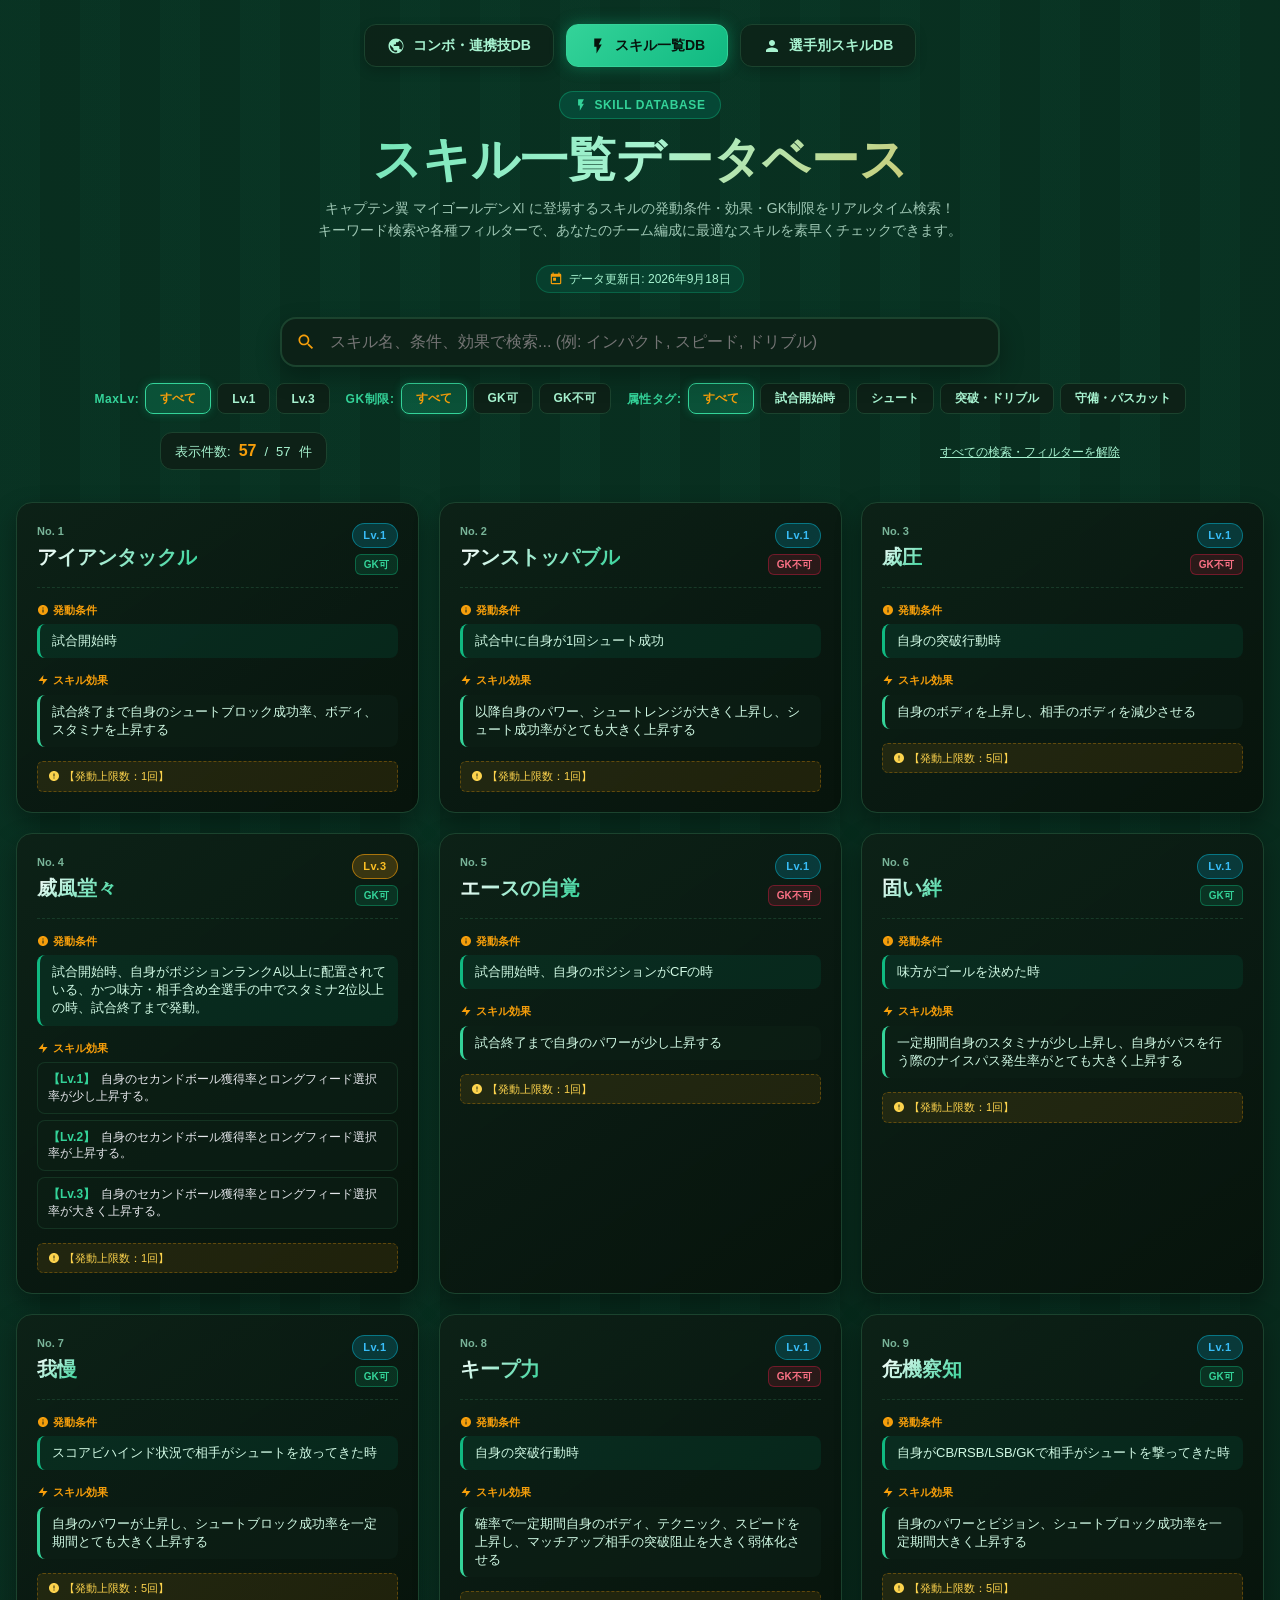
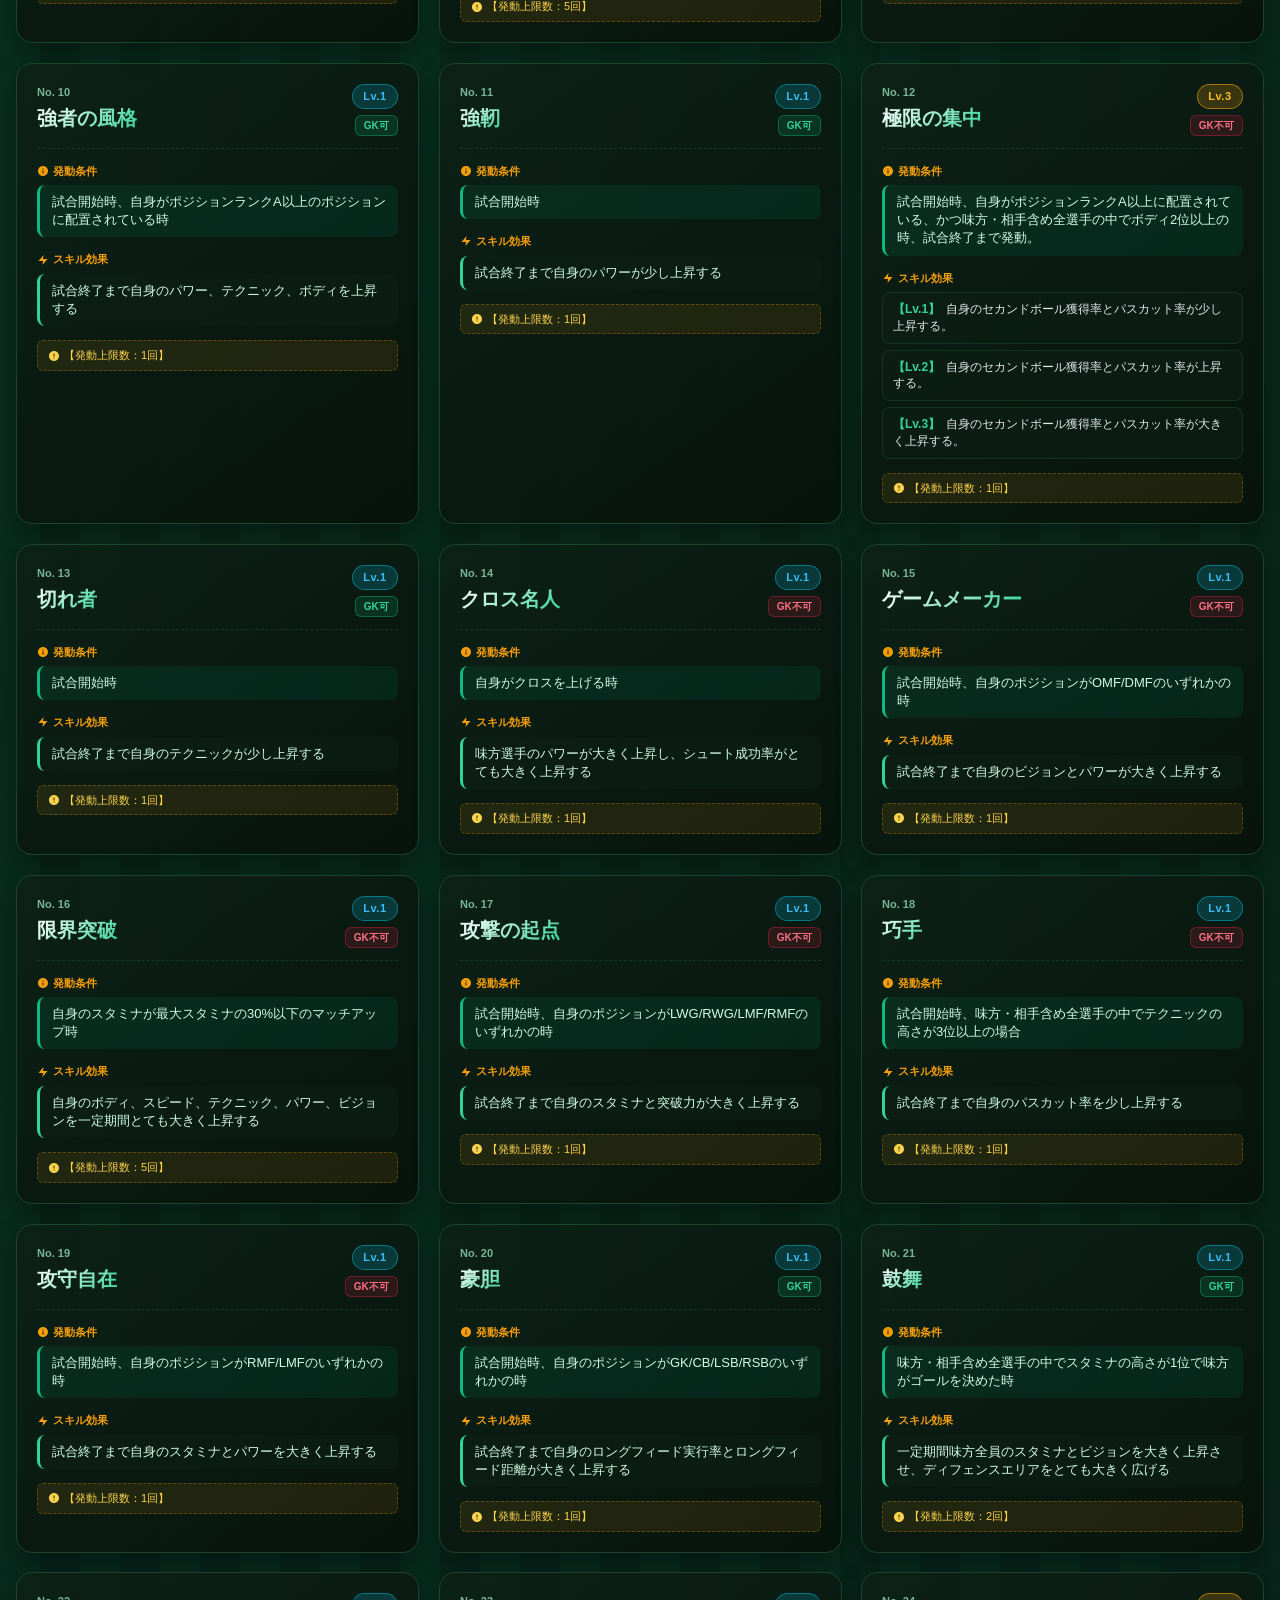
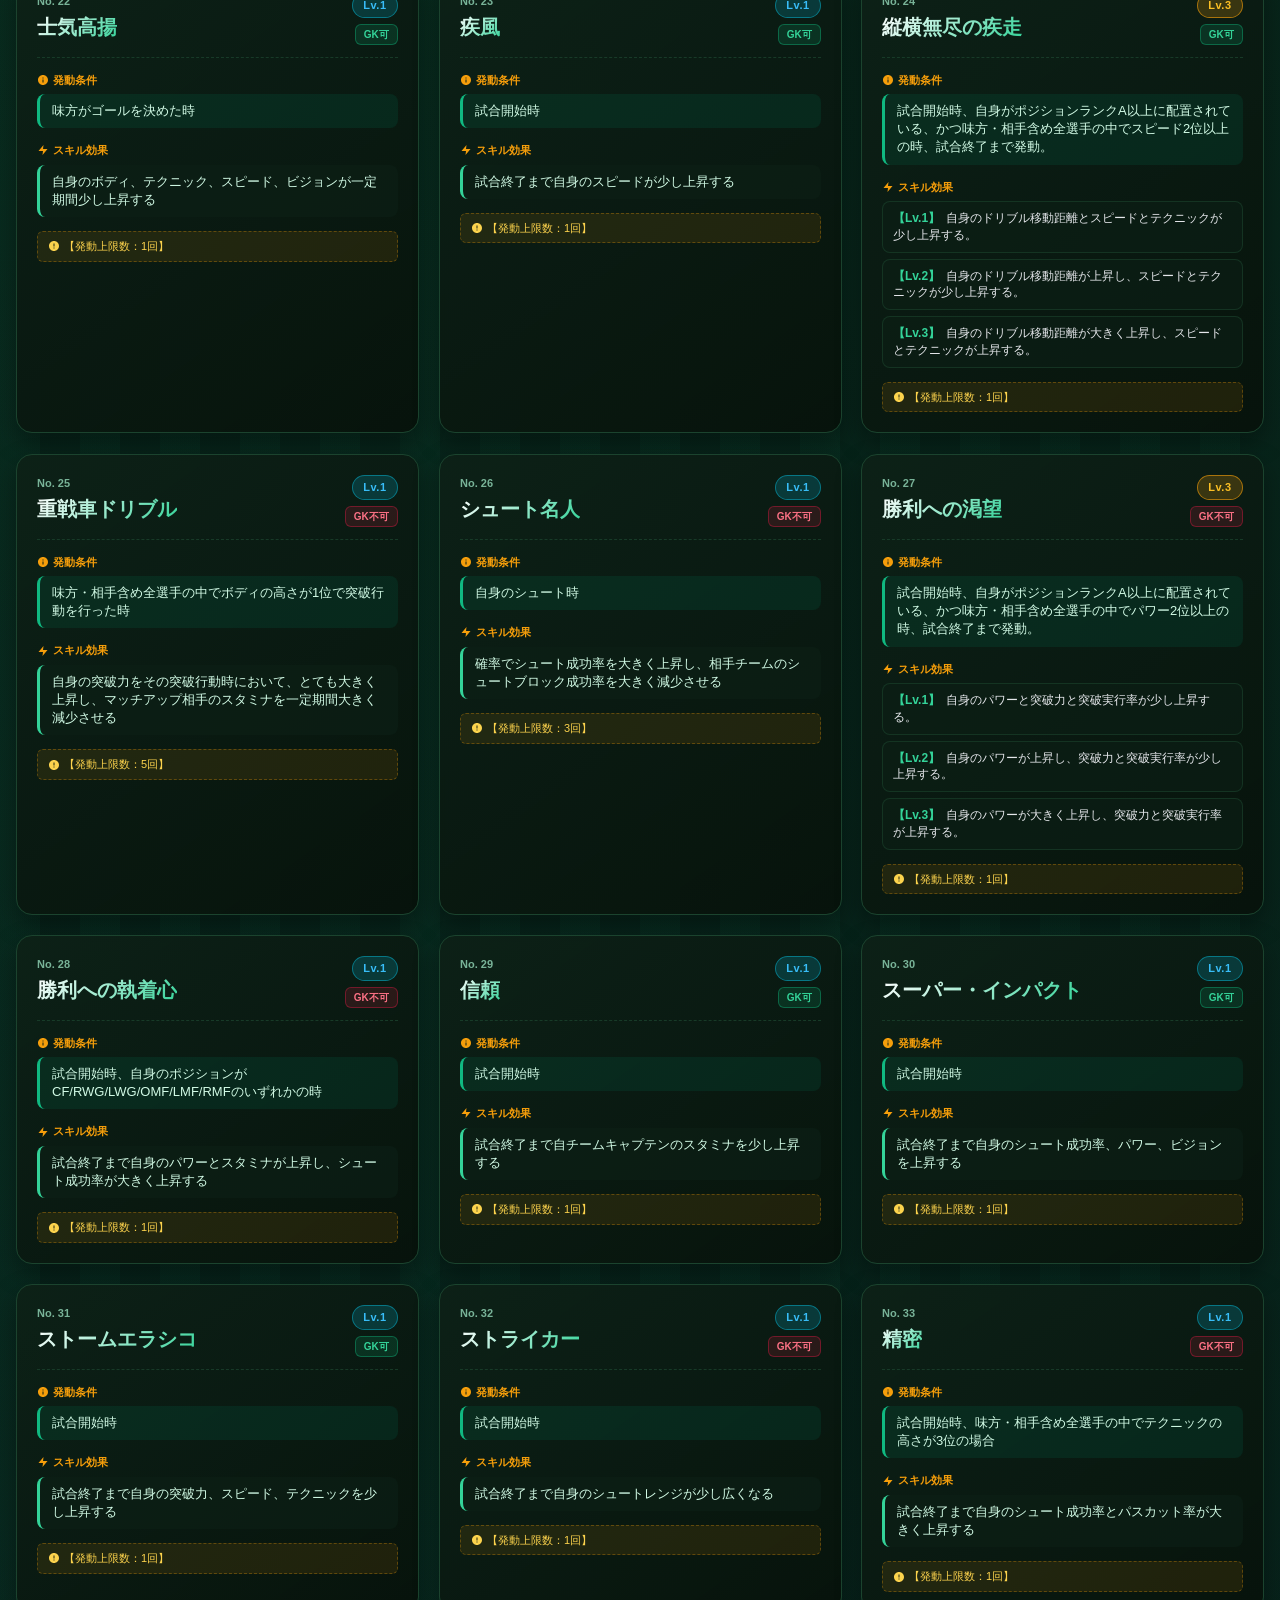
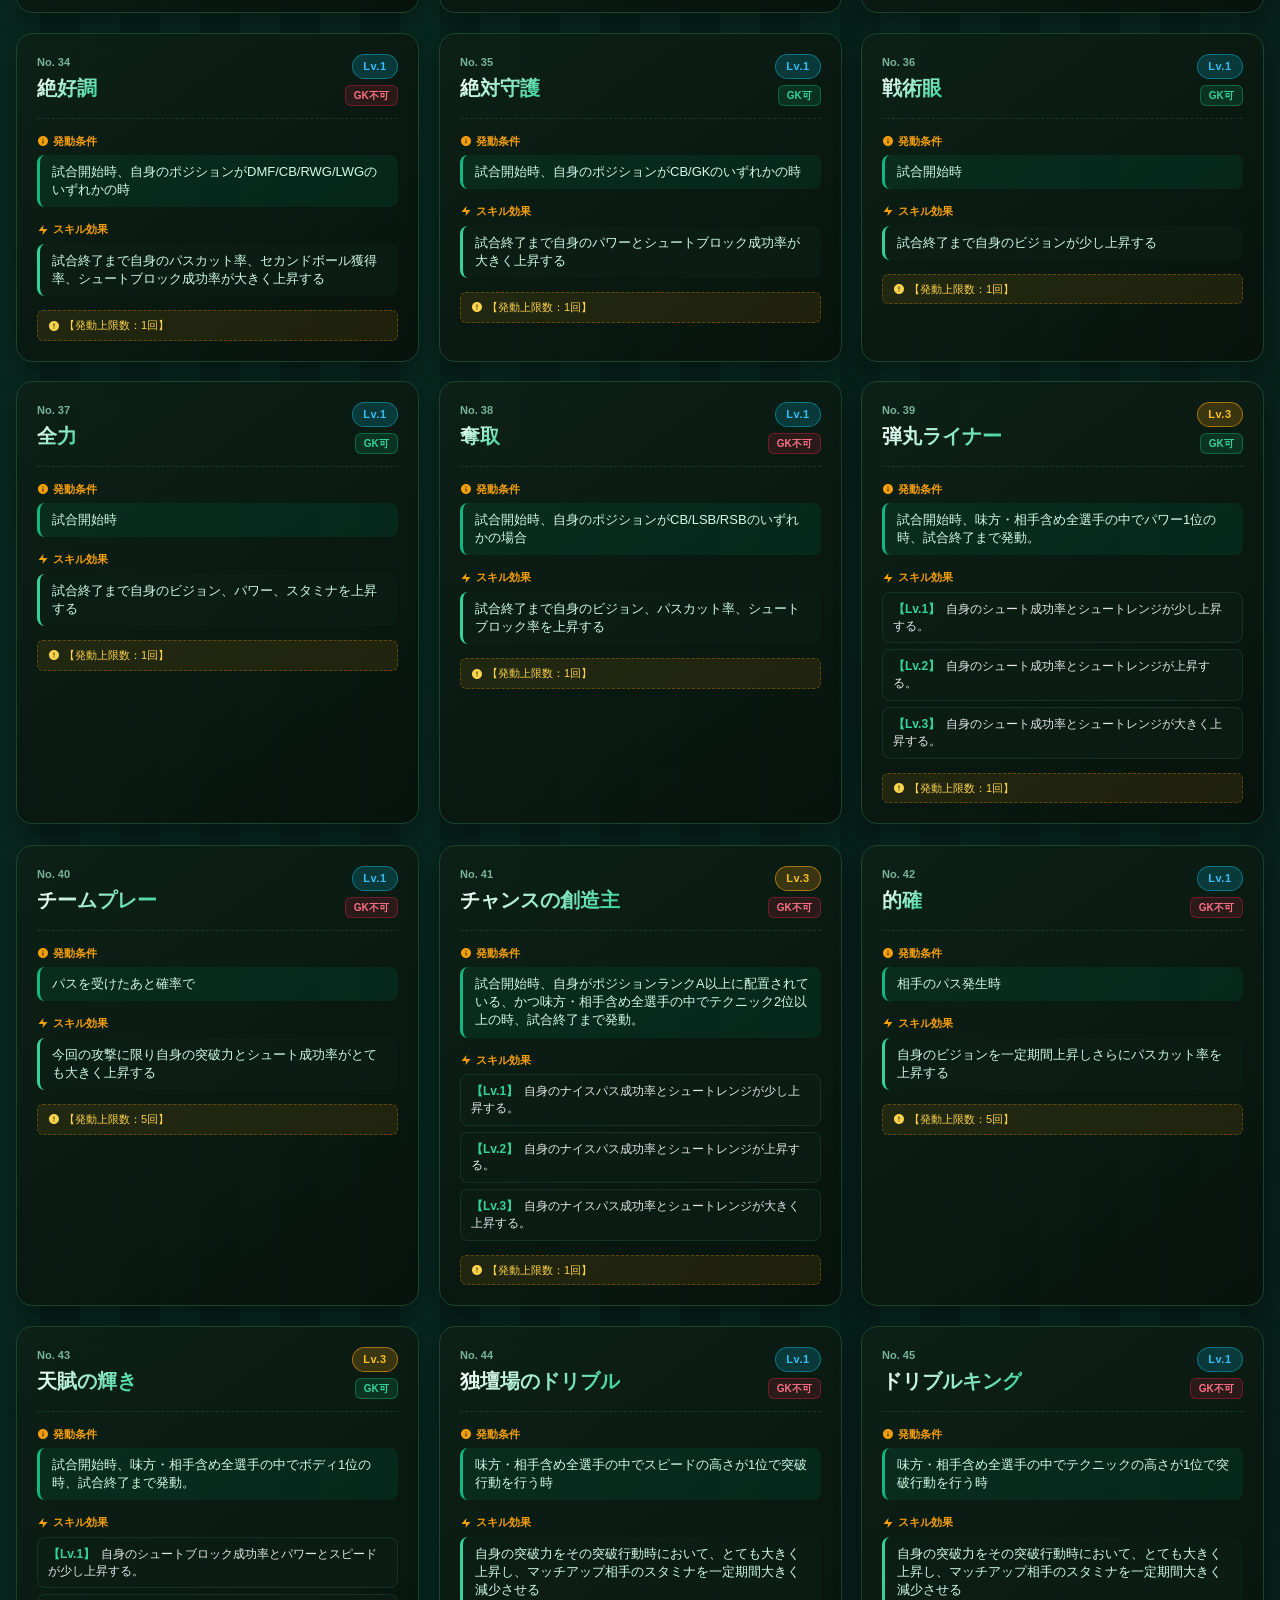
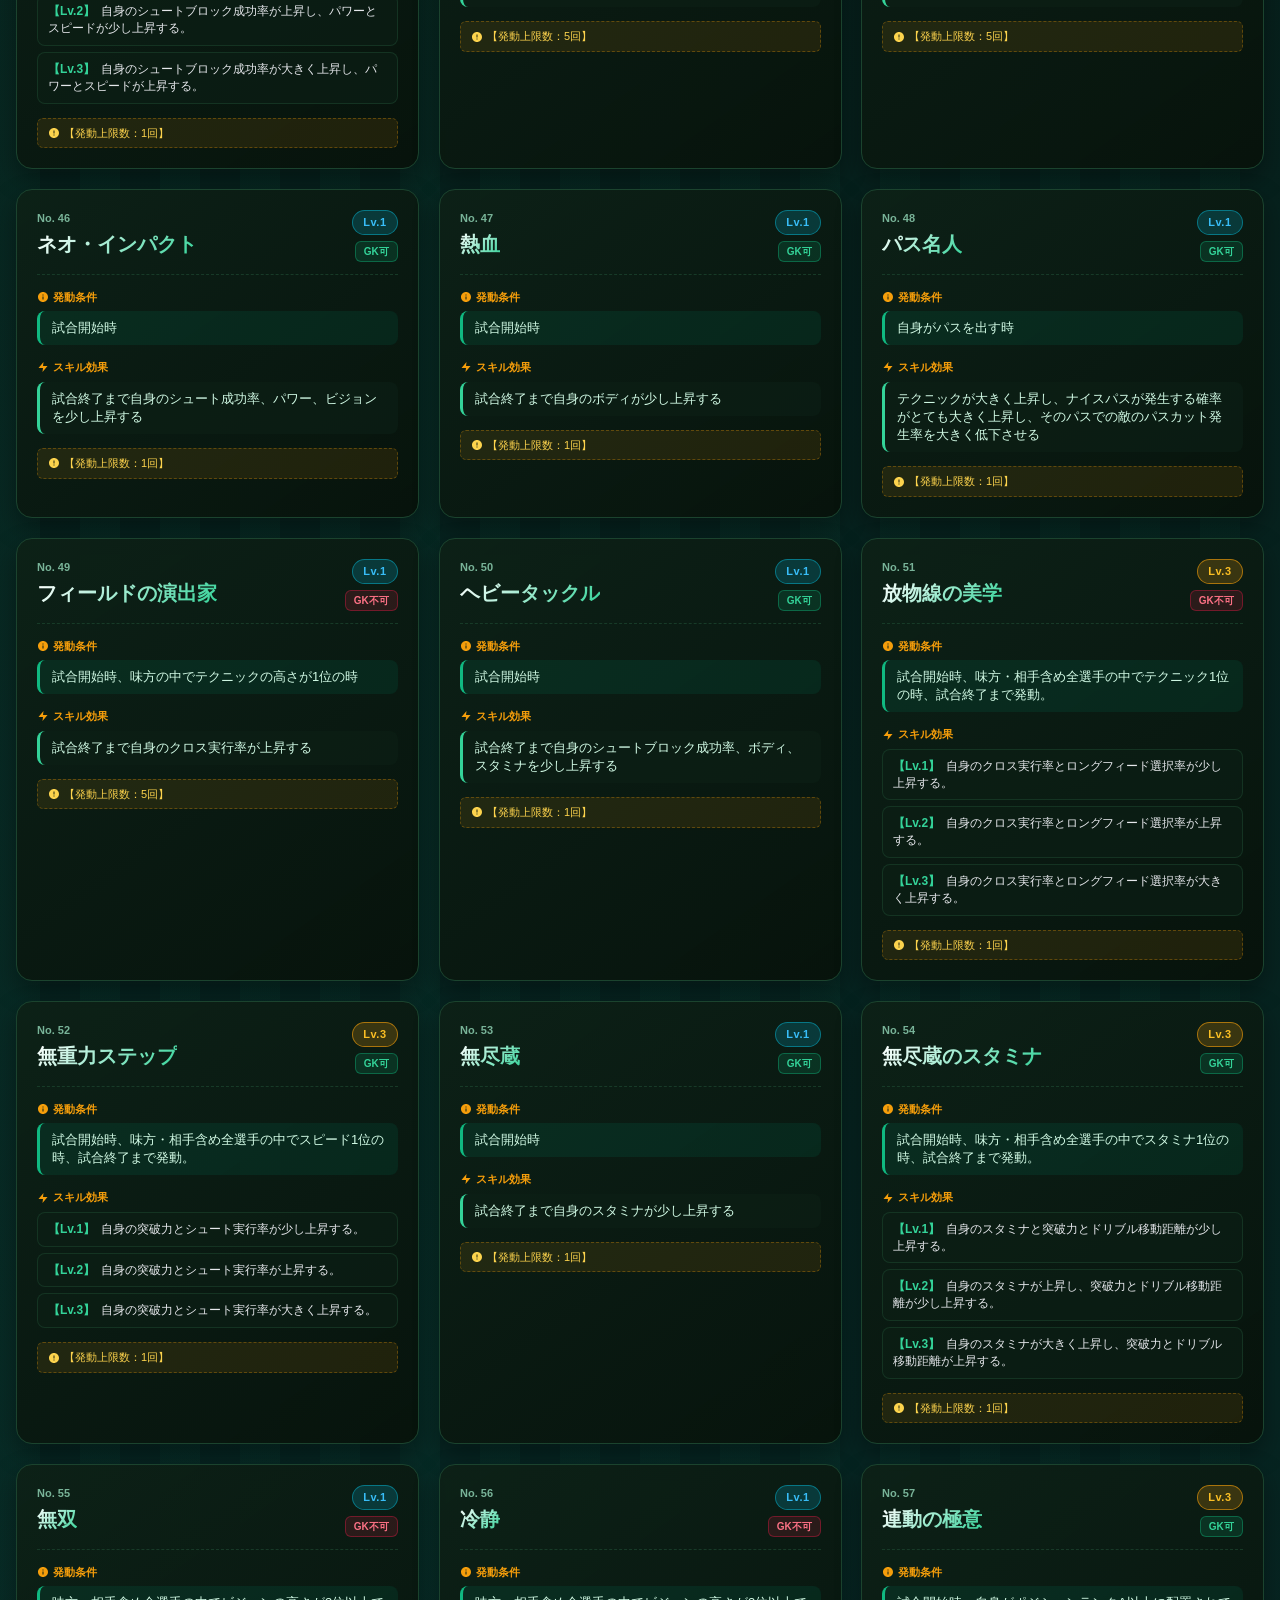
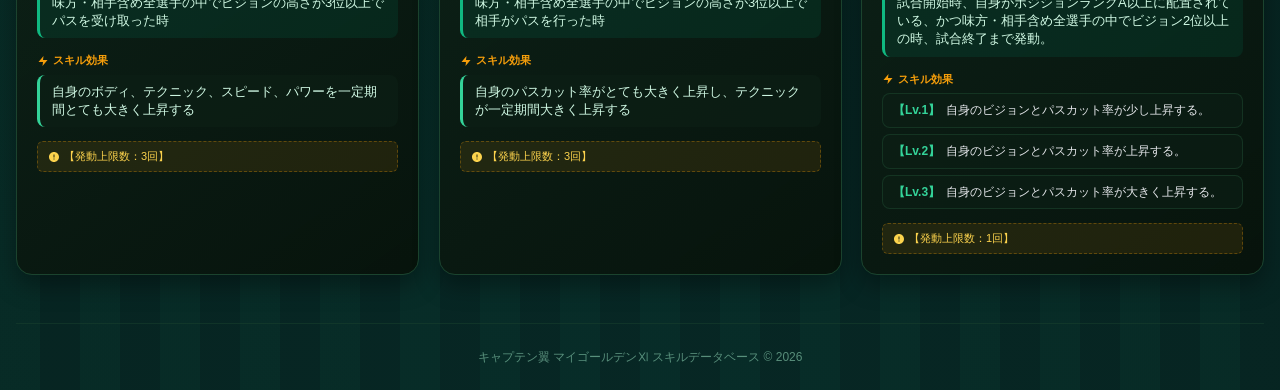
<file: skill.html>
﻿<!DOCTYPE html>
<html lang="ja">

<head>
  <meta charset="UTF-8">
  <meta name="viewport" content="width=device-width, initial-scale=1.0">
  <title>キャプテン翼マイゴールデンⅪ スキルデータベース | Skill Database</title>
  <meta name="description" content="キャプテン翼マイゴールデンⅪのスキル情報（発動条件・効果・GK制限）を検索・閲覧できるリアルタイムデータベース">

  <style>
    * {
      box-sizing: border-box;
      margin: 0;
      padding: 0;
    }

    body {
      background-color: #07130c;
      background-image:
        linear-gradient(90deg, rgba(16, 185, 129, 0.04) 50%, transparent 50%),
        radial-gradient(circle at 50% 0%, rgba(16, 185, 129, 0.18), transparent 75%),
        radial-gradient(circle at 50% 100%, rgba(6, 182, 212, 0.12), transparent 75%);
      background-size: 80px 100%, 100% 100%, 100% 100%;
      color: #f3f4f6;
      font-family: -apple-system, BlinkMacSystemFont, "Segoe UI", Roboto, "Helvetica Neue", Arial, "Noto Sans JP", sans-serif;
      min-height: 100vh;
      padding: 24px 16px;
      line-height: 1.5;
    }

    /* スクロールバーのカスタマイズ */
    .custom-scrollbar::-webkit-scrollbar {
      height: 6px;
      width: 6px;
    }

    .custom-scrollbar::-webkit-scrollbar-track {
      background: rgba(10, 30, 20, 0.8);
      border-radius: 9999px;
    }

    .custom-scrollbar::-webkit-scrollbar-thumb {
      background: rgba(16, 185, 129, 0.5);
      border-radius: 9999px;
    }

    .custom-scrollbar::-webkit-scrollbar-thumb:hover {
      background: rgba(16, 185, 129, 0.9);
    }

    /* カードのフェードインアニメーション */
    @keyframes fadeInUp {
      from {
        opacity: 0;
        transform: translateY(14px) scale(0.98);
      }

      to {
        opacity: 1;
        transform: translateY(0) scale(1);
      }
    }

    .card-animate {
      animation: fadeInUp 0.35s cubic-bezier(0.16, 1, 0.3, 1) forwards;
    }

    /* サッカートレーディングカード風 ホバーエフェクト */
    .soccer-card-hover {
      transition: all 0.3s cubic-bezier(0.25, 0.8, 0.25, 1);
      position: relative;
      overflow: hidden;
    }

    .soccer-card-hover::before {
      content: '';
      position: absolute;
      top: 0;
      left: -100%;
      width: 50%;
      height: 100%;
      background: linear-gradient(90deg,
          transparent,
          rgba(255, 255, 255, 0.08),
          transparent);
      transform: skewX(-25deg);
      transition: 0.75s;
      pointer-events: none;
    }

    .soccer-card-hover:hover::before {
      left: 150%;
    }

    .soccer-card-hover:hover {
      border-color: rgba(16, 185, 129, 0.7);
      box-shadow:
        0 10px 30px -5px rgba(16, 185, 129, 0.25),
        0 0 15px rgba(245, 158, 11, 0.15);
      transform: translateY(-4px);
    }

    /* サイト共通ナビゲーションタブ */
    .site-nav {
      display: flex;
      justify-content: center;
      gap: 12px;
      margin-bottom: 24px;
    }

    .site-nav-item {
      display: inline-flex;
      align-items: center;
      gap: 8px;
      padding: 10px 22px;
      border-radius: 12px;
      font-size: 14px;
      font-weight: 700;
      text-decoration: none;
      color: #a7f3d0;
      background-color: rgba(13, 33, 23, 0.8);
      border: 1px solid #1b432e;
      transition: all 0.25s ease;
      box-shadow: 0 4px 12px rgba(0, 0, 0, 0.2);
    }

    .site-nav-item:hover {
      color: #ffffff;
      border-color: rgba(16, 185, 129, 0.6);
      background-color: rgba(16, 185, 129, 0.15);
      transform: translateY(-2px);
    }

    .site-nav-item.active {
      color: #07130c;
      background: linear-gradient(135deg, #34d399 0%, #10b981 100%);
      border-color: #34d399;
      box-shadow: 0 0 15px rgba(16, 185, 129, 0.4);
    }

    /* フィルターボタン群 */
    .filter-group-container {
      display: flex;
      flex-wrap: wrap;
      gap: 16px;
      align-items: center;
      justify-content: center;
      margin-top: 14px;
    }

    .filter-label {
      font-size: 12px;
      font-weight: 700;
      color: #34d399;
      letter-spacing: 0.05em;
      margin-right: 6px;
    }

    .filter-buttons {
      display: flex;
      gap: 6px;
      flex-wrap: wrap;
    }

    .filter-btn {
      padding: 6px 14px;
      border-radius: 8px;
      font-size: 12px;
      font-weight: 600;
      background: #0d2117;
      border: 1px solid #1b432e;
      color: #a7f3d0;
      cursor: pointer;
      transition: all 0.2s ease;
    }

    .filter-btn:hover {
      border-color: #10b981;
      color: #ffffff;
    }

    .filter-btn.active {
      background: rgba(16, 185, 129, 0.25);
      border-color: #34d399;
      color: #f59e0b;
      font-weight: 700;
      box-shadow: 0 0 8px rgba(16, 185, 129, 0.3);
    }

    /* スキルカードグリッド＆コンポーネント */
    .skills-grid {
      display: grid;
      grid-template-columns: repeat(1, 1fr);
      gap: 20px;
    }

    @media (min-width: 640px) {
      .skills-grid {
        grid-template-columns: repeat(2, 1fr);
      }
    }

    @media (min-width: 1024px) {
      .skills-grid {
        grid-template-columns: repeat(3, 1fr);
      }
    }

    .skill-card {
      background: linear-gradient(145deg, rgba(13, 33, 23, 0.95), rgba(7, 19, 12, 0.98));
      border: 1px solid #1b432e;
      border-radius: 16px;
      padding: 20px;
      display: flex;
      flex-direction: column;
      justify-content: flex-start;
      gap: 14px;
      box-shadow: 0 10px 25px rgba(0, 0, 0, 0.35);
    }

    .skill-header {
      display: flex;
      align-items: flex-start;
      justify-content: space-between;
      gap: 10px;
      border-bottom: 1px dashed rgba(27, 67, 46, 0.8);
      padding-bottom: 12px;
    }

    .skill-title-area {
      display: flex;
      flex-direction: column;
      gap: 4px;
    }

    .skill-no-tag {
      font-size: 11px;
      color: #a7f3d0;
      opacity: 0.7;
      font-weight: 700;
    }

    .skill-name {
      font-size: 1.25rem;
      font-weight: 800;
      color: #ffffff;
      background: linear-gradient(135deg, #ffffff 0%, #34d399 100%);
      -webkit-background-clip: text;
      background-clip: text;
      -webkit-text-fill-color: transparent;
      line-height: 1.3;
    }

    .skill-badges {
      display: flex;
      flex-direction: column;
      align-items: flex-end;
      gap: 6px;
    }

    .badge-maxlv {
      padding: 3px 10px;
      border-radius: 9999px;
      font-size: 11px;
      font-weight: 800;
      letter-spacing: 0.05em;
    }

    .badge-maxlv.lv1 {
      background: rgba(6, 182, 212, 0.2);
      border: 1px solid rgba(6, 182, 212, 0.5);
      color: #38bdf8;
    }

    .badge-maxlv.lv3 {
      background: rgba(245, 158, 11, 0.2);
      border: 1px solid rgba(245, 158, 11, 0.6);
      color: #fbbf24;
    }

    .badge-gk {
      padding: 2px 8px;
      border-radius: 6px;
      font-size: 10px;
      font-weight: 700;
    }

    .badge-gk.ok {
      background: rgba(16, 185, 129, 0.15);
      border: 1px solid rgba(16, 185, 129, 0.4);
      color: #34d399;
    }

    .badge-gk.ng {
      background: rgba(225, 29, 72, 0.15);
      border: 1px solid rgba(225, 29, 72, 0.4);
      color: #fb7185;
    }

    .skill-section {
      display: flex;
      flex-direction: column;
      gap: 6px;
    }

    .skill-section-label {
      font-size: 11px;
      font-weight: 700;
      color: #f59e0b;
      display: flex;
      align-items: center;
      gap: 4px;
    }

    .skill-condition-text {
      font-size: 13px;
      color: #d1fae5;
      background: rgba(6, 78, 59, 0.3);
      padding: 8px 12px;
      border-radius: 8px;
      border-left: 3px solid #10b981;
      line-height: 1.4;
    }

    .skill-effect-container {
      display: flex;
      flex-direction: column;
      gap: 6px;
    }

    .effect-lv-box {
      background: rgba(13, 33, 23, 0.6);
      border: 1px solid rgba(27, 67, 46, 0.6);
      border-radius: 8px;
      padding: 8px 10px;
      font-size: 12px;
      color: #e5e7eb;
      line-height: 1.4;
    }

    .effect-lv-tag {
      display: inline-block;
      font-weight: 800;
      color: #34d399;
      margin-right: 6px;
    }

    .skill-notes {
      font-size: 11px;
      color: #fcd34d;
      background: rgba(245, 158, 11, 0.1);
      border: 1px dashed rgba(245, 158, 11, 0.3);
      padding: 6px 10px;
      border-radius: 6px;
      display: flex;
      align-items: center;
      gap: 4px;
    }

    /* ヘッダー */
    header {
      text-align: center;
      margin-bottom: 24px;
    }

    .badge {
      display: inline-flex;
      align-items: center;
      gap: 6px;
      padding: 4px 14px;
      border-radius: 9999px;
      background-color: rgba(6, 78, 59, 0.8);
      border: 1px solid rgba(16, 185, 129, 0.4);
      color: #34d399;
      font-size: 12px;
      font-weight: 700;
      letter-spacing: 0.05em;
      margin-bottom: 12px;
    }

    h1 {
      font-size: 2rem;
      font-weight: 900;
      background: linear-gradient(135deg, #34d399 0%, #a7f3d0 50%, #f59e0b 100%);
      -webkit-background-clip: text;
      background-clip: text;
      -webkit-text-fill-color: transparent;
      margin-bottom: 8px;
      line-height: 1.2;
    }

    @media (min-width: 640px) {
      h1 {
        font-size: 3rem;
      }
    }

    .description {
      color: rgba(209, 250, 229, 0.75);
      font-size: 14px;
      max-width: 800px;
      margin: 0 auto;
      line-height: 1.6;
    }

    /* 更新日 */
    .update-date {
      text-align: center;
      margin-bottom: 24px;
    }

    .update-date span {
      display: inline-flex;
      align-items: center;
      gap: 6px;
      padding: 4px 12px;
      border-radius: 9999px;
      background: rgba(6, 78, 59, 0.5);
      border: 1px solid rgba(16, 185, 129, 0.3);
      color: #a7f3d0;
      font-size: 12px;
    }

    /* 検索セクション */
    .search-section {
      margin-bottom: 32px;
    }

    .search-box-wrapper {
      position: relative;
      max-width: 720px;
      margin: 0 auto 16px;
    }

    .search-icon {
      position: absolute;
      left: 16px;
      top: 50%;
      transform: translateY(-50%);
      width: 20px;
      height: 20px;
      fill: #f59e0b;
      pointer-events: none;
    }

    .search-input {
      width: 100%;
      padding: 14px 44px 14px 48px;
      background-color: rgba(13, 33, 23, 0.95);
      border: 2px solid #1b432e;
      border-radius: 16px;
      color: #ffffff;
      font-size: 16px;
      outline: none;
      transition: all 0.25s ease;
      box-shadow: 0 10px 25px rgba(0, 0, 0, 0.3);
    }

    .search-input:focus {
      border-color: #10b981;
      box-shadow: 0 0 20px rgba(16, 185, 129, 0.35);
    }

    .clear-btn {
      position: absolute;
      right: 14px;
      top: 50%;
      transform: translateY(-50%);
      background: none;
      border: none;
      color: rgba(255, 255, 255, 0.5);
      font-size: 18px;
      cursor: pointer;
      display: none;
    }

    .clear-btn:hover {
      color: #f59e0b;
    }

    /* ステータスバー */
    .status-bar {
      display: flex;
      flex-wrap: wrap;
      align-items: center;
      justify-content: space-between;
      gap: 12px;
      max-width: 960px;
      margin: 0 auto 16px;
      font-size: 13px;
      color: #a7f3d0;
    }

    .result-count-badge {
      display: flex;
      align-items: center;
      gap: 8px;
      padding: 6px 14px;
      background-color: #0d2117;
      border: 1px solid #1b432e;
      border-radius: 12px;
    }

    .result-count-num {
      color: #f59e0b;
      font-weight: 800;
      font-size: 16px;
    }

    .active-filter-badge {
      display: none;
      align-items: center;
      gap: 6px;
      padding: 4px 12px;
      background: rgba(16, 185, 129, 0.2);
      border: 1px solid rgba(16, 185, 129, 0.5);
      border-radius: 9999px;
      color: #a7f3d0;
      font-weight: 700;
    }

    .remove-filter-btn {
      background: none;
      border: none;
      color: #f59e0b;
      cursor: pointer;
      font-weight: bold;
      margin-left: 4px;
    }

    .reset-link {
      color: #a7f3d0;
      text-decoration: underline;
      cursor: pointer;
      background: none;
      border: none;
      font-size: 12px;
    }

    .reset-link:hover {
      color: #f59e0b;
    }

    /* 該当なし表示 */
    .no-results {
      display: none;
      text-align: center;
      padding: 60px 20px;
      background: rgba(13, 33, 23, 0.6);
      border: 1px dashed #1b432e;
      border-radius: 20px;
      margin: 40px auto;
      max-width: 600px;
    }

    .no-results-title {
      font-size: 18px;
      font-weight: 700;
      color: #f59e0b;
      margin-bottom: 8px;
    }

    .reset-btn-large {
      margin-top: 16px;
      padding: 10px 24px;
      background: linear-gradient(135deg, #10b981 0%, #059669 100%);
      border: none;
      border-radius: 12px;
      color: #ffffff;
      font-weight: 700;
      cursor: pointer;
      box-shadow: 0 4px 14px rgba(16, 185, 129, 0.3);
    }

    .reset-btn-large:hover {
      background: linear-gradient(135deg, #34d399 0%, #10b981 100%);
    }

    footer {
      text-align: center;
      margin-top: 48px;
      padding-top: 24px;
      border-top: 1px solid rgba(27, 67, 46, 0.5);
      color: rgba(167, 243, 208, 0.5);
      font-size: 12px;
    }
  </style>
</head>

<body>

  <div class="container">

    <!-- サイト共通タブナビゲーション -->
    <nav class="site-nav">
      <a href="index.html" class="site-nav-item">
        <svg width="18" height="18" viewBox="0 0 24 24" fill="currentColor">
          <path
            d="M12 2C6.48 2 2 6.48 2 12s4.48 10 10 10 10-4.48 10-10S17.52 2 12 2zm0 18c-4.41 0-8-3.59-8-8 0-.46.05-.91.14-1.35L8.5 15v1c0 1.1.9 2 2 2h3v1.93c-1.39.7-2.96 1.07-4.5 1.07zm6.9-3.09c-.27-.54-.82-.91-1.45-.91h-1v-3c0-.55-.45-1-1-1H9v-2h2c.55 0 1-.45 1-1V7h2c1.1 0 2-.9 2-2v-.41c2.93 1.19 5 4.06 5 7.41 0 1.83-.62 3.52-1.9 4.91z" />
        </svg>
        コンボ・連携技DB
      </a>
      <a href="skill.html" class="site-nav-item active">
        <svg width="18" height="18" viewBox="0 0 24 24" fill="currentColor">
          <path d="M7 2v11h3v9l7-12h-4l4-8z" />
        </svg>
        スキル一覧DB
      </a>
      <a href="character-skill.html" class="site-nav-item">
        <svg width="18" height="18" viewBox="0 0 24 24" fill="currentColor">
          <path
            d="M12 12c2.21 0 4-1.79 4-4s-1.79-4-4-4-4 1.79-4 4 1.79 4 4 4zm0 2c-2.67 0-8 1.34-8 4v2h16v-2c0-2.66-5.33-4-8-4z" />
        </svg>
        選手別スキルDB
      </a>
    </nav>

    <!-- ヘッダー -->
    <header>
      <div class="badge">
        <svg width="14" height="14" viewBox="0 0 24 24" fill="currentColor">
          <path d="M7 2v11h3v9l7-12h-4l4-8z" />
        </svg>
        SKILL DATABASE
      </div>
      <h1>スキル一覧データベース</h1>
      <p class="description">
        <span style="display: inline-block;">キャプテン翼 マイゴールデンⅪ に登場するスキルの</span><span
          style="display: inline-block;">発動条件・効果・GK制限をリアルタイム検索！</span><br>
        <span style="display: inline-block;">キーワード検索や各種フィルターで、</span><span
          style="display: inline-block;">あなたのチーム編成に最適なスキルを素早くチェックできます。</span>
      </p>
    </header>

    <!-- 更新日 -->
    <div class="update-date">
      <span>
        <svg width="14" height="14" viewBox="0 0 24 24" fill="#f59e0b">
          <path
            d="M19 3h-1V1h-2v2H8V1H6v2H5c-1.11 0-1.99.9-1.99 2L3 19c0 1.1.89 2 2 2h14c1.1 0 2-.9 2-2V5c0-1.1-.9-2-2-2zm0 16H5V8h14v11zM7 10h5v5H7z" />
        </svg>
        データ更新日: 2026年9月18日
      </span>
    </div>

    <!-- 検索＆フィルタ制限セクション -->
    <section class="search-section">
      <div class="search-box-wrapper">
        <svg class="search-icon" viewBox="0 0 24 24">
          <path
            d="M15.5 14h-.79l-.28-.27C15.41 12.59 16 11.11 16 9.5 16 5.91 13.09 3 9.5 3S3 5.91 3 9.5 5.91 16 9.5 16c1.61 0 3.09-.59 4.23-1.57l.27.28v.79l5 4.99L20.49 19l-4.99-5zm-6 0C7.01 14 5 11.99 5 9.5S7.01 5 9.5 5 14 7.01 14 9.5 11.99 14 9.5 14z" />
        </svg>
        <input type="text" id="search-input" class="search-input" placeholder="スキル名、条件、効果で検索... (例: インパクト, スピード, ドリブル)"
          autocomplete="off">
        <button id="btn-clear-search" class="clear-btn">&times;</button>
      </div>

      <!-- フィルターボタン群 -->
      <div class="filter-group-container">
        <!-- MaxLv フィルター -->
        <div style="display: flex; align-items: center;">
          <span class="filter-label">MaxLv:</span>
          <div class="filter-buttons" id="maxlv-filter-group">
            <button class="filter-btn active" data-filter-type="maxlv" data-value="all">すべて</button>
            <button class="filter-btn" data-filter-type="maxlv" data-value="Lv.1">Lv.1</button>
            <button class="filter-btn" data-filter-type="maxlv" data-value="Lv.3">Lv.3</button>
          </div>
        </div>

        <!-- GK フィルター -->
        <div style="display: flex; align-items: center;">
          <span class="filter-label">GK制限:</span>
          <div class="filter-buttons" id="gk-filter-group">
            <button class="filter-btn active" data-filter-type="gk" data-value="all">すべて</button>
            <button class="filter-btn" data-filter-type="gk" data-value="ok">GK可</button>
            <button class="filter-btn" data-filter-type="gk" data-value="ng">GK不可</button>
          </div>
        </div>

        <!-- 発動タイプ / 属性フィルター -->
        <div style="display: flex; align-items: center;">
          <span class="filter-label">属性タグ:</span>
          <div class="filter-buttons" id="tag-filter-group">
            <button class="filter-btn active" data-filter-type="tag" data-value="all">すべて</button>
            <button class="filter-btn" data-filter-type="tag" data-value="試合開始時">試合開始時</button>
            <button class="filter-btn" data-filter-type="tag" data-value="シュート">シュート</button>
            <button class="filter-btn" data-filter-type="tag" data-value="突破">突破・ドリブル</button>
            <button class="filter-btn" data-filter-type="tag" data-value="守備">守備・パスカット</button>
          </div>
        </div>
      </div>

      <!-- ステータスバー -->
      <div class="status-bar" style="margin-top: 18px;">
        <div class="result-count-badge">
          <span>表示件数:</span>
          <span id="result-count" class="result-count-num">0</span>
          <span>/</span>
          <span id="total-count">0</span>
          <span>件</span>
        </div>

        <div id="active-filter-container" class="active-filter-badge">
          <span>選択フィルター適用中</span>
          <button id="btn-remove-char-filter" class="remove-filter-btn">&times;</button>
        </div>

        <div>
          <button id="btn-reset-all" class="reset-link">すべての検索・フィルターを解除</button>
        </div>
      </div>
    </section>

    <!-- メインコンテンツ -->
    <main>
      <!-- 該当なしメッセージ -->
      <div id="no-results" class="no-results">
        <div class="no-results-title">該当するスキルが見つかりませんでした</div>
        <p style="color: rgba(209, 250, 229, 0.6); font-size: 14px;">検索キーワードを変更するか、フィルター条件をリセットしてみてください。</p>
        <button id="btn-no-result-reset" class="reset-btn-large">検索・フィルターをリセット</button>
      </div>

      <!-- スキルカード一覧グリッド -->
      <div id="skills-grid" class="skills-grid"></div>
    </main>

    <footer>
      <p>キャプテン翼 マイゴールデンⅪ スキルデータベース &copy; 2026</p>
    </footer>

  </div>

  <!-- JavaScript アプリケーションロジック -->
  <script>
    (function () {
      // skilllist.xlsx から完全抽出した全56スキルのマスターデータ
      const SKILL_MASTER_DATA = [
        { "no": "1", "name": "アイアンタックル", "maxLv": "Lv.1", "condition": "試合開始時", "effect": "試合終了まで自身のシュートブロック成功率、ボディ、スタミナを上昇する", "gk": "", "notes": "【発動上限数：1回】" },
        { "no": "2", "name": "アンストッパブル", "maxLv": "Lv.1", "condition": "試合中に自身が1回シュート成功", "effect": "以降自身のパワー、シュートレンジが大きく上昇し、シュート成功率がとても大きく上昇する", "gk": "不可", "notes": "【発動上限数：1回】" },
        { "no": "3", "name": "威圧", "maxLv": "Lv.1", "condition": "自身の突破行動時", "effect": "自身のボディを上昇し、相手のボディを減少させる", "gk": "不可", "notes": "【発動上限数：5回】" },
        { "no": "4", "name": "威風堂々", "maxLv": "Lv.3", "condition": "試合開始時、自身がポジションランクA以上に配置されている、かつ味方・相手含め全選手の中でスタミナ2位以上の時、試合終了まで発動。", "effect": "【Lv.1】自身のセカンドボール獲得率とロングフィード選択率が少し上昇する。\n\n【Lv.2】自身のセカンドボール獲得率とロングフィード選択率が上昇する。\n\n【Lv.3】自身のセカンドボール獲得率とロングフィード選択率が大きく上昇する。", "gk": "", "notes": "【発動上限数：1回】" },
        { "no": "5", "name": "エースの自覚", "maxLv": "Lv.1", "condition": "試合開始時、自身のポジションがCFの時", "effect": "試合終了まで自身のパワーが少し上昇する", "gk": "不可", "notes": "【発動上限数：1回】" },
        { "no": "6", "name": "固い絆", "maxLv": "Lv.1", "condition": "味方がゴールを決めた時", "effect": "一定期間自身のスタミナが少し上昇し、自身がパスを行う際のナイスパス発生率がとても大きく上昇する", "gk": "", "notes": "【発動上限数：1回】" },
        { "no": "7", "name": "我慢", "maxLv": "Lv.1", "condition": "スコアビハインド状況で相手がシュートを放ってきた時", "effect": "自身のパワーが上昇し、シュートブロック成功率を一定期間とても大きく上昇する", "gk": "", "notes": "【発動上限数：5回】" },
        { "no": "8", "name": "キープ力", "maxLv": "Lv.1", "condition": "自身の突破行動時", "effect": "確率で一定期間自身のボディ、テクニック、スピードを上昇し、マッチアップ相手の突破阻止を大きく弱体化させる", "gk": "不可", "notes": "【発動上限数：5回】" },
        { "no": "9", "name": "危機察知", "maxLv": "Lv.1", "condition": "自身がCB/RSB/LSB/GKで相手がシュートを撃ってきた時", "effect": "自身のパワーとビジョン、シュートブロック成功率を一定期間大きく上昇する", "gk": "", "notes": "【発動上限数：5回】" },
        { "no": "10", "name": "強者の風格", "maxLv": "Lv.1", "condition": "試合開始時、自身がポジションランクA以上のポジションに配置されている時", "effect": "試合終了まで自身のパワー、テクニック、ボディを上昇する", "gk": "", "notes": "【発動上限数：1回】" },
        { "no": "11", "name": "強靭", "maxLv": "Lv.1", "condition": "試合開始時", "effect": "試合終了まで自身のパワーが少し上昇する", "gk": "", "notes": "【発動上限数：1回】" },
        { "no": "12", "name": "極限の集中", "maxLv": "Lv.3", "condition": "試合開始時、自身がポジションランクA以上に配置されている、かつ味方・相手含め全選手の中でボディ2位以上の時、試合終了まで発動。", "effect": "【Lv.1】自身のセカンドボール獲得率とパスカット率が少し上昇する。\n\n【Lv.2】自身のセカンドボール獲得率とパスカット率が上昇する。\n\n【Lv.3】自身のセカンドボール獲得率とパスカット率が大きく上昇する。", "gk": "不可", "notes": "【発動上限数：1回】" },
        { "no": "13", "name": "切れ者", "maxLv": "Lv.1", "condition": "試合開始時", "effect": "試合終了まで自身のテクニックが少し上昇する", "gk": "", "notes": "【発動上限数：1回】" },
        { "no": "14", "name": "クロス名人", "maxLv": "Lv.1", "condition": "自身がクロスを上げる時", "effect": "味方選手のパワーが大きく上昇し、シュート成功率がとても大きく上昇する", "gk": "不可", "notes": "【発動上限数：1回】" },
        { "no": "15", "name": "ゲームメーカー", "maxLv": "Lv.1", "condition": "試合開始時、自身のポジションがOMF/DMFのいずれかの時", "effect": "試合終了まで自身のビジョンとパワーが大きく上昇する", "gk": "不可", "notes": "【発動上限数：1回】" },
        { "no": "16", "name": "限界突破", "maxLv": "Lv.1", "condition": "自身のスタミナが最大スタミナの30%以下のマッチアップ時", "effect": "自身のボディ、スピード、テクニック、パワー、ビジョンを一定期間とても大きく上昇する", "gk": "不可", "notes": "【発動上限数：5回】" },
        { "no": "17", "name": "攻撃の起点", "maxLv": "Lv.1", "condition": "試合開始時、自身のポジションがLWG/RWG/LMF/RMFのいずれかの時", "effect": "試合終了まで自身のスタミナと突破力が大きく上昇する", "gk": "不可", "notes": "【発動上限数：1回】" },
        { "no": "18", "name": "巧手", "maxLv": "Lv.1", "condition": "試合開始時、味方・相手含め全選手の中でテクニックの高さが3位以上の場合", "effect": "試合終了まで自身のパスカット率を少し上昇する", "gk": "不可", "notes": "【発動上限数：1回】" },
        { "no": "19", "name": "攻守自在", "maxLv": "Lv.1", "condition": "試合開始時、自身のポジションがRMF/LMFのいずれかの時", "effect": "試合終了まで自身のスタミナとパワーを大きく上昇する", "gk": "不可", "notes": "【発動上限数：1回】" },
        { "no": "20", "name": "豪胆", "maxLv": "Lv.1", "condition": "試合開始時、自身のポジションがGK/CB/LSB/RSBのいずれかの時", "effect": "試合終了まで自身のロングフィード実行率とロングフィード距離が大きく上昇する", "gk": "", "notes": "【発動上限数：1回】" },
        { "no": "21", "name": "鼓舞", "maxLv": "Lv.1", "condition": "味方・相手含め全選手の中でスタミナの高さが1位で味方がゴールを決めた時", "effect": "一定期間味方全員のスタミナとビジョンを大きく上昇させ、ディフェンスエリアをとても大きく広げる", "gk": "", "notes": "【発動上限数：2回】" },
        { "no": "22", "name": "士気高揚", "maxLv": "Lv.1", "condition": "味方がゴールを決めた時", "effect": "自身のボディ、テクニック、スピード、ビジョンが一定期間少し上昇する", "gk": "", "notes": "【発動上限数：1回】" },
        { "no": "23", "name": "疾風", "maxLv": "Lv.1", "condition": "試合開始時", "effect": "試合終了まで自身のスピードが少し上昇する", "gk": "", "notes": "【発動上限数：1回】" },
        { "no": "24", "name": "縦横無尽の疾走", "maxLv": "Lv.3", "condition": "試合開始時、自身がポジションランクA以上に配置されている、かつ味方・相手含め全選手の中でスピード2位以上の時、試合終了まで発動。", "effect": "【Lv.1】自身のドリブル移動距離とスピードとテクニックが少し上昇する。\n\n【Lv.2】自身のドリブル移動距離が上昇し、スピードとテクニックが少し上昇する。\n\n【Lv.3】自身のドリブル移動距離が大きく上昇し、スピードとテクニックが上昇する。", "gk": "", "notes": "【発動上限数：1回】" },
        { "no": "25", "name": "重戦車ドリブル", "maxLv": "Lv.1", "condition": "味方・相手含め全選手の中でボディの高さが1位で突破行動を行った時", "effect": "自身の突破力をその突破行動時において、とても大きく上昇し、マッチアップ相手のスタミナを一定期間大きく減少させる", "gk": "不可", "notes": "【発動上限数：5回】" },
        { "no": "26", "name": "シュート名人", "maxLv": "Lv.1", "condition": "自身のシュート時", "effect": "確率でシュート成功率を大きく上昇し、相手チームのシュートブロック成功率を大きく減少させる", "gk": "不可", "notes": "【発動上限数：3回】" },
        { "no": "27", "name": "勝利への渇望", "maxLv": "Lv.3", "condition": "試合開始時、自身がポジションランクA以上に配置されている、かつ味方・相手含め全選手の中でパワー2位以上の時、試合終了まで発動。", "effect": "【Lv.1】自身のパワーと突破力と突破実行率が少し上昇する。\n\n【Lv.2】自身のパワーが上昇し、突破力と突破実行率が少し上昇する。\n\n【Lv.3】自身のパワーが大きく上昇し、突破力と突破実行率が上昇する。", "gk": "不可", "notes": "【発動上限数：1回】" },
        { "no": "28", "name": "勝利への執着心", "maxLv": "Lv.1", "condition": "試合開始時、自身のポジションがCF/RWG/LWG/OMF/LMF/RMFのいずれかの時", "effect": "試合終了まで自身のパワーとスタミナが上昇し、シュート成功率が大きく上昇する", "gk": "不可", "notes": "【発動上限数：1回】" },
        { "no": "29", "name": "信頼", "maxLv": "Lv.1", "condition": "試合開始時", "effect": "試合終了まで自チームキャプテンのスタミナを少し上昇する", "gk": "", "notes": "【発動上限数：1回】" },
        { "no": "30", "name": "スーパー・インパクト", "maxLv": "Lv.1", "condition": "試合開始時", "effect": "試合終了まで自身のシュート成功率、パワー、ビジョンを上昇する", "gk": "", "notes": "【発動上限数：1回】" },
        { "no": "31", "name": "ストームエラシコ", "maxLv": "Lv.1", "condition": "試合開始時", "effect": "試合終了まで自身の突破力、スピード、テクニックを少し上昇する", "gk": "", "notes": "【発動上限数：1回】" },
        { "no": "32", "name": "ストライカー", "maxLv": "Lv.1", "condition": "試合開始時", "effect": "試合終了まで自身のシュートレンジが少し広くなる", "gk": "不可", "notes": "【発動上限数：1回】" },
        { "no": "33", "name": "精密", "maxLv": "Lv.1", "condition": "試合開始時、味方・相手含め全選手の中でテクニックの高さが3位の場合", "effect": "試合終了まで自身のシュート成功率とパスカット率が大きく上昇する", "gk": "不可", "notes": "【発動上限数：1回】" },
        { "no": "34", "name": "絶好調", "maxLv": "Lv.1", "condition": "試合開始時、自身のポジションがDMF/CB/RWG/LWGのいずれかの時", "effect": "試合終了まで自身のパスカット率、セカンドボール獲得率、シュートブロック成功率が大きく上昇する", "gk": "不可", "notes": "【発動上限数：1回】" },
        { "no": "35", "name": "絶対守護", "maxLv": "Lv.1", "condition": "試合開始時、自身のポジションがCB/GKのいずれかの時", "effect": "試合終了まで自身のパワーとシュートブロック成功率が大きく上昇する", "gk": "", "notes": "【発動上限数：1回】" },
        { "no": "36", "name": "戦術眼", "maxLv": "Lv.1", "condition": "試合開始時", "effect": "試合終了まで自身のビジョンが少し上昇する", "gk": "", "notes": "【発動上限数：1回】" },
        { "no": "37", "name": "全力", "maxLv": "Lv.1", "condition": "試合開始時", "effect": "試合終了まで自身のビジョン、パワー、スタミナを上昇する", "gk": "", "notes": "【発動上限数：1回】" },
        { "no": "38", "name": "奪取", "maxLv": "Lv.1", "condition": "試合開始時、自身のポジションがCB/LSB/RSBのいずれかの場合", "effect": "試合終了まで自身のビジョン、パスカット率、シュートブロック率を上昇する", "gk": "不可", "notes": "【発動上限数：1回】" },
        { "no": "39", "name": "弾丸ライナー", "maxLv": "Lv.3", "condition": "試合開始時、味方・相手含め全選手の中でパワー1位の時、試合終了まで発動。", "effect": "【Lv.1】自身のシュート成功率とシュートレンジが少し上昇する。\n\n【Lv.2】自身のシュート成功率とシュートレンジが上昇する。\n\n【Lv.3】自身のシュート成功率とシュートレンジが大きく上昇する。", "gk": "", "notes": "【発動上限数：1回】" },
        { "no": "40", "name": "チームプレー", "maxLv": "Lv.1", "condition": "パスを受けたあと確率で", "effect": "今回の攻撃に限り自身の突破力とシュート成功率がとても大きく上昇する", "gk": "不可", "notes": "【発動上限数：5回】" },
        { "no": "41", "name": "チャンスの創造主", "maxLv": "Lv.3", "condition": "試合開始時、自身がポジションランクA以上に配置されている、かつ味方・相手含め全選手の中でテクニック2位以上の時、試合終了まで発動。", "effect": "【Lv.1】自身のナイスパス成功率とシュートレンジが少し上昇する。\n\n【Lv.2】自身のナイスパス成功率とシュートレンジが上昇する。\n\n【Lv.3】自身のナイスパス成功率とシュートレンジが大きく上昇する。", "gk": "不可", "notes": "【発動上限数：1回】" },
        { "no": "42", "name": "的確", "maxLv": "Lv.1", "condition": "相手のパス発生時", "effect": "自身のビジョンを一定期間上昇しさらにパスカット率を上昇する", "gk": "不可", "notes": "【発動上限数：5回】" },
        { "no": "43", "name": "天賦の輝き", "maxLv": "Lv.3", "condition": "試合開始時、味方・相手含め全選手の中でボディ1位の時、試合終了まで発動。", "effect": "【Lv.1】自身のシュートブロック成功率とパワーとスピードが少し上昇する。\n\n【Lv.2】自身のシュートブロック成功率が上昇し、パワーとスピードが少し上昇する。\n\n【Lv.3】自身のシュートブロック成功率が大きく上昇し、パワーとスピードが上昇する。", "gk": "", "notes": "【発動上限数：1回】" },
        { "no": "44", "name": "独壇場のドリブル", "maxLv": "Lv.1", "condition": "味方・相手含め全選手の中でスピードの高さが1位で突破行動を行う時", "effect": "自身の突破力をその突破行動時において、とても大きく上昇し、マッチアップ相手のスタミナを一定期間大きく減少させる", "gk": "不可", "notes": "【発動上限数：5回】" },
        { "no": "45", "name": "ドリブルキング", "maxLv": "Lv.1", "condition": "味方・相手含め全選手の中でテクニックの高さが1位で突破行動を行う時", "effect": "自身の突破力をその突破行動時において、とても大きく上昇し、マッチアップ相手のスタミナを一定期間大きく減少させる", "gk": "不可", "notes": "【発動上限数：5回】" },
        { "no": "46", "name": "ネオ・インパクト", "maxLv": "Lv.1", "condition": "試合開始時", "effect": "試合終了まで自身のシュート成功率、パワー、ビジョンを少し上昇する", "gk": "", "notes": "【発動上限数：1回】" },
        { "no": "47", "name": "熱血", "maxLv": "Lv.1", "condition": "試合開始時", "effect": "試合終了まで自身のボディが少し上昇する", "gk": "", "notes": "【発動上限数：1回】" },
        { "no": "48", "name": "パス名人", "maxLv": "Lv.1", "condition": "自身がパスを出す時", "effect": "テクニックが大きく上昇し、ナイスパスが発生する確率がとても大きく上昇し、そのパスでの敵のパスカット発生率を大きく低下させる", "gk": "", "notes": "【発動上限数：1回】" },
        { "no": "49", "name": "フィールドの演出家", "maxLv": "Lv.1", "condition": "試合開始時、味方の中でテクニックの高さが1位の時", "effect": "試合終了まで自身のクロス実行率が上昇する", "gk": "不可", "notes": "【発動上限数：5回】" },
        { "no": "50", "name": "ヘビータックル", "maxLv": "Lv.1", "condition": "試合開始時", "effect": "試合終了まで自身のシュートブロック成功率、ボディ、スタミナを少し上昇する", "gk": "", "notes": "【発動上限数：1回】" },
        { "no": "51", "name": "放物線の美学", "maxLv": "Lv.3", "condition": "試合開始時、味方・相手含め全選手の中でテクニック1位の時、試合終了まで発動。", "effect": "【Lv.1】自身のクロス実行率とロングフィード選択率が少し上昇する。\n\n【Lv.2】自身のクロス実行率とロングフィード選択率が上昇する。\n\n【Lv.3】自身のクロス実行率とロングフィード選択率が大きく上昇する。", "gk": "不可", "notes": "【発動上限数：1回】" },
        { "no": "52", "name": "無重力ステップ", "maxLv": "Lv.3", "condition": "試合開始時、味方・相手含め全選手の中でスピード1位の時、試合終了まで発動。", "effect": "【Lv.1】自身の突破力とシュート実行率が少し上昇する。\n\n【Lv.2】自身の突破力とシュート実行率が上昇する。\n\n【Lv.3】自身の突破力とシュート実行率が大きく上昇する。", "gk": "", "notes": "【発動上限数：1回】" },
        { "no": "53", "name": "無尽蔵", "maxLv": "Lv.1", "condition": "試合開始時", "effect": "試合終了まで自身のスタミナが少し上昇する", "gk": "", "notes": "【発動上限数：1回】" },
        { "no": "54", "name": "無尽蔵のスタミナ", "maxLv": "Lv.3", "condition": "試合開始時、味方・相手含め全選手の中でスタミナ1位の時、試合終了まで発動。", "effect": "【Lv.1】自身のスタミナと突破力とドリブル移動距離が少し上昇する。\n\n【Lv.2】自身のスタミナが上昇し、突破力とドリブル移動距離が少し上昇する。\n\n【Lv.3】自身のスタミナが大きく上昇し、突破力とドリブル移動距離が上昇する。", "gk": "", "notes": "【発動上限数：1回】" },
        { "no": "55", "name": "無双", "maxLv": "Lv.1", "condition": "味方・相手含め全選手の中でビジョンの高さが3位以上でパスを受け取った時", "effect": "自身のボディ、テクニック、スピード、パワーを一定期間とても大きく上昇する", "gk": "不可", "notes": "【発動上限数：3回】" },
        { "no": "56", "name": "冷静", "maxLv": "Lv.1", "condition": "味方・相手含め全選手の中でビジョンの高さが3位以上で相手がパスを行った時", "effect": "自身のパスカット率がとても大きく上昇し、テクニックが一定期間大きく上昇する", "gk": "不可", "notes": "【発動上限数：3回】" },
        { "no": "57", "name": "連動の極意", "maxLv": "Lv.3", "condition": "試合開始時、自身がポジションランクA以上に配置されている、かつ味方・相手含め全選手の中でビジョン2位以上の時、試合終了まで発動。", "effect": "【Lv.1】自身のビジョンとパスカット率が少し上昇する。\n\n【Lv.2】自身のビジョンとパスカット率が上昇する。\n\n【Lv.3】自身のビジョンとパスカット率が大きく上昇する。", "gk": "", "notes": "【発動上限数：1回】" }
      ];

      // 状態管理
      let currentMaxLvFilter = 'all';
      let currentGkFilter = 'all';
      let currentTagFilter = 'all';
      let currentSearchQuery = '';

      // DOM要素
      const searchInput = document.getElementById('search-input');
      const btnClearSearch = document.getElementById('btn-clear-search');
      const skillsGrid = document.getElementById('skills-grid');
      const noResults = document.getElementById('no-results');
      const resultCount = document.getElementById('result-count');
      const totalCount = document.getElementById('total-count');
      const activeFilterContainer = document.getElementById('active-filter-container');
      const btnRemoveCharFilter = document.getElementById('btn-remove-char-filter');
      const btnResetAll = document.getElementById('btn-reset-all');
      const btnNoResultReset = document.getElementById('btn-no-result-reset');

      // ひらがな・カタカナ正規化
      function normalizeText(str) {
        if (!str) return '';
        try {
          return str
            .normalize('NFKC')
            .toLowerCase()
            .replace(/[\u30a1-\u30f6]/g, match => String.fromCharCode(match.charCodeAt(0) - 0x60))
            .trim();
        } catch (e) {
          return String(str).toLowerCase().trim();
        }
      }

      // 効果文のパース表示（【Lv.1】等のレベル別改行を美しいHTMLブロックに変換）
      function formatEffectHtml(effectText) {
        if (!effectText) return '';
        if (effectText.includes('【Lv.')) {
          const parts = effectText.split(/\n+/).filter(p => p.trim());
          return '<div class="skill-effect-container">' +
            parts.map(part => {
              const trimmed = part.trim();
              const match = trimmed.match(/^【(Lv\.\d+)】(.*)/);
              if (match) {
                return `<div class="effect-lv-box"><span class="effect-lv-tag">【${match[1]}】</span>${escapeHtml(match[2])}</div>`;
              }
              return `<div class="effect-lv-box">${escapeHtml(trimmed)}</div>`;
            }).join('') +
            '</div>';
        }
        return `<div class="skill-condition-text" style="border-left-color: #34d399; background: rgba(13, 33, 23, 0.6);">${escapeHtml(effectText)}</div>`;
      }

      function escapeHtml(str) {
        if (!str) return '';
        return str
          .replace(/&/g, '&amp;')
          .replace(/</g, '&lt;')
          .replace(/>/g, '&gt;')
          .replace(/"/g, '&quot;')
          .replace(/'/g, '&#039;');
      }

      // カード1件の描画
      function createSkillCardElement(skill, index) {
        const card = document.createElement('div');
        card.className = 'skill-card soccer-card-hover card-animate';
        card.style.animationDelay = `${(index % 12) * 0.04}s`;

        const isLv3 = skill.maxLv.includes('3');
        const maxLvClass = isLv3 ? 'lv3' : 'lv1';
        const isGkNg = skill.gk === '不可';
        const gkBadgeHtml = isGkNg
          ? `<span class="badge-gk ng">GK不可</span>`
          : `<span class="badge-gk ok">GK可</span>`;

        card.innerHTML = `
          <div class="skill-header">
            <div class="skill-title-area">
              <span class="skill-no-tag">No. ${escapeHtml(skill.no)}</span>
              <h2 class="skill-name">${escapeHtml(skill.name)}</h2>
            </div>
            <div class="skill-badges">
              <span class="badge-maxlv ${maxLvClass}">${escapeHtml(skill.maxLv.trim())}</span>
              ${gkBadgeHtml}
            </div>
          </div>

          <div class="skill-section">
            <div class="skill-section-label">
              <svg width="12" height="12" viewBox="0 0 24 24" fill="currentColor">
                <path d="M12 2C6.48 2 2 6.48 2 12s4.48 10 10 10 10-4.48 10-10S17.52 2 12 2zm1 15h-2v-6h2v6zm0-8h-2V7h2v2z"/>
              </svg>
              発動条件
            </div>
            <div class="skill-condition-text">
              ${escapeHtml(skill.condition)}
            </div>
          </div>

          <div class="skill-section">
            <div class="skill-section-label">
              <svg width="12" height="12" viewBox="0 0 24 24" fill="currentColor">
                <path d="M13 2L3 14h9l-1 8 10-12h-9l1-8z"/>
              </svg>
              スキル効果
            </div>
            ${formatEffectHtml(skill.effect)}
          </div>

          ${skill.notes ? `
            <div class="skill-notes">
              <svg width="12" height="12" viewBox="0 0 24 24" fill="currentColor">
                <path d="M12 2C6.48 2 2 6.48 2 12s4.48 10 10 10 10-4.48 10-10S17.52 2 12 2zm1 15h-2v-2h2v2zm0-4h-2V7h2v6z"/>
              </svg>
              ${escapeHtml(skill.notes)}
            </div>
          ` : ''}
        `;

        return card;
      }

      // フィルタリング処理
      function applyFilters() {
        const queryNorm = normalizeText(currentSearchQuery);

        const filtered = SKILL_MASTER_DATA.filter(skill => {
          // 1. MaxLv フィルター
          if (currentMaxLvFilter !== 'all') {
            if (!skill.maxLv.includes(currentMaxLvFilter)) return false;
          }

          // 2. GK フィルター
          if (currentGkFilter === 'ok') {
            if (skill.gk === '不可') return false;
          } else if (currentGkFilter === 'ng') {
            if (skill.gk !== '不可') return false;
          }

          // 3. 属性タグ フィルター
          if (currentTagFilter !== 'all') {
            const combinedText = `${skill.name} ${skill.condition} ${skill.effect} ${skill.notes}`;
            if (currentTagFilter === '試合開始時') {
              if (!skill.condition.includes('試合開始時')) return false;
            } else if (currentTagFilter === 'シュート') {
              if (!combinedText.includes('シュート')) return false;
            } else if (currentTagFilter === '突破') {
              if (!combinedText.includes('突破') && !combinedText.includes('ドリブル')) return false;
            } else if (currentTagFilter === '守備') {
              if (!combinedText.includes('パスカット') && !combinedText.includes('ブロック') && !combinedText.includes('タックル')) return false;
            }
          }

          // 4. キーワード検索
          if (queryNorm) {
            const nameNorm = normalizeText(skill.name);
            const condNorm = normalizeText(skill.condition);
            const effNorm = normalizeText(skill.effect);
            const notesNorm = normalizeText(skill.notes);

            const isMatch = nameNorm.includes(queryNorm) ||
              condNorm.includes(queryNorm) ||
              effNorm.includes(queryNorm) ||
              notesNorm.includes(queryNorm);

            if (!isMatch) return false;
          }

          return true;
        });

        renderGrid(filtered);
      }

      // グリッド描画
      function renderGrid(skills) {
        skillsGrid.innerHTML = '';
        resultCount.textContent = skills.length;
        totalCount.textContent = SKILL_MASTER_DATA.length;

        const isFiltered = currentMaxLvFilter !== 'all' ||
          currentGkFilter !== 'all' ||
          currentTagFilter !== 'all' ||
          currentSearchQuery.trim() !== '';

        activeFilterContainer.style.display = isFiltered ? 'flex' : 'none';

        if (skills.length === 0) {
          skillsGrid.style.display = 'none';
          noResults.style.display = 'block';
        } else {
          skillsGrid.style.display = 'grid';
          noResults.style.display = 'none';

          const fragment = document.createDocumentFragment();
          skills.forEach((skill, idx) => {
            fragment.appendChild(createSkillCardElement(skill, idx));
          });
          skillsGrid.appendChild(fragment);
        }
      }

      // リセット処理
      function resetAllFilters() {
        currentMaxLvFilter = 'all';
        currentGkFilter = 'all';
        currentTagFilter = 'all';
        currentSearchQuery = '';
        searchInput.value = '';
        btnClearSearch.style.display = 'none';

        // ボタンのactive表示更新
        document.querySelectorAll('.filter-btn').forEach(btn => {
          if (btn.dataset.value === 'all') {
            btn.classList.add('active');
          } else {
            btn.classList.remove('active');
          }
        });

        applyFilters();
      }

      // イベントリスナーのセットアップ
      function setupEvents() {
        // 検索窓入力
        searchInput.addEventListener('input', (e) => {
          currentSearchQuery = e.target.value;
          btnClearSearch.style.display = currentSearchQuery ? 'block' : 'none';
          applyFilters();
        });

        // 検索クリアボタン
        btnClearSearch.addEventListener('click', () => {
          searchInput.value = '';
          currentSearchQuery = '';
          btnClearSearch.style.display = 'none';
          searchInput.focus();
          applyFilters();
        });

        // フィルターボタン群
        document.querySelectorAll('.filter-btn').forEach(btn => {
          btn.addEventListener('click', (e) => {
            const filterType = e.target.dataset.filterType;
            const filterValue = e.target.dataset.value;

            // 同じグループのボタン活性解除
            const parentGroup = e.target.closest('.filter-buttons');
            if (parentGroup) {
              parentGroup.querySelectorAll('.filter-btn').forEach(b => b.classList.remove('active'));
            }
            e.target.classList.add('active');

            if (filterType === 'maxlv') {
              currentMaxLvFilter = filterValue;
            } else if (filterType === 'gk') {
              currentGkFilter = filterValue;
            } else if (filterType === 'tag') {
              currentTagFilter = filterValue;
            }

            applyFilters();
          });
        });

        // リセットボタン類
        btnRemoveCharFilter.addEventListener('click', resetAllFilters);
        btnResetAll.addEventListener('click', resetAllFilters);
        btnNoResultReset.addEventListener('click', resetAllFilters);
      }

      // 初期化
      setupEvents();
      applyFilters();

    })();
  </script>
</body>

</html>
</file>
<file: style.css>
/* サッカー・キャプテン翼ライク スポーティ＆スタジアム カスタムCSS */

/* サッカーピッチ芝生ストライプ背景 */
body {
  background-color: #07130c;
  background-image:
    linear-gradient(90deg, rgba(16, 185, 129, 0.03) 50%, transparent 50%),
    radial-gradient(circle at 50% 0%, rgba(16, 185, 129, 0.15), transparent 70%),
    radial-gradient(circle at 50% 100%, rgba(6, 182, 212, 0.1), transparent 70%);
  background-size: 80px 100%, 100% 100%, 100% 100%;
}

/* スクロールバーのカスタマイズ */
.custom-scrollbar::-webkit-scrollbar {
  height: 6px;
  width: 6px;
}

.custom-scrollbar::-webkit-scrollbar-track {
  background: rgba(10, 30, 20, 0.8);
  border-radius: 9999px;
}

.custom-scrollbar::-webkit-scrollbar-thumb {
  background: rgba(16, 185, 129, 0.5);
  border-radius: 9999px;
}

.custom-scrollbar::-webkit-scrollbar-thumb:hover {
  background: rgba(16, 185, 129, 0.9);
}

/* カードのフェードインアニメーション */
@keyframes fadeInUp {
  from {
    opacity: 0;
    transform: translateY(14px) scale(0.98);
  }

  to {
    opacity: 1;
    transform: translateY(0) scale(1);
  }
}

.card-animate {
  animation: fadeInUp 0.35s cubic-bezier(0.16, 1, 0.3, 1) forwards;
}

/* サッカートレーディングカード風 ホバーエフェクト */
.soccer-card-hover {
  transition: all 0.3s cubic-bezier(0.25, 0.8, 0.25, 1);
  position: relative;
  overflow: hidden;
}

.soccer-card-hover::before {
  content: '';
  position: absolute;
  top: 0;
  left: -100%;
  width: 50%;
  height: 100%;
  background: linear-gradient(90deg,
      transparent,
      rgba(255, 255, 255, 0.08),
      transparent);
  transform: skewX(-25deg);
  transition: 0.75s;
  pointer-events: none;
}

.soccer-card-hover:hover::before {
  left: 150%;
}

.soccer-card-hover:hover {
  border-color: rgba(16, 185, 129, 0.7);
  box-shadow:
    0 10px 30px -5px rgba(16, 185, 129, 0.25),
    0 0 15px rgba(245, 158, 11, 0.15);
  transform: translateY(-4px);
}

/* キャラクタータグのホバーグラデーション */
.char-tag {
  transition: all 0.2s ease-in-out;
}

.char-tag:hover {
  transform: translateY(-1px);
  box-shadow: 0 4px 12px rgba(16, 185, 129, 0.3);
}

/* 検索入力欄フォーカス時発光 */
#search-input:focus {
  box-shadow: 0 0 25px rgba(16, 185, 129, 0.3), 0 0 5px rgba(245, 158, 11, 0.2);
}

/* サッカーボール回転アニメーション（控えめ） */
.spin-on-hover:hover .fa-futbol {
  transform: rotate(180deg);
  transition: transform 0.5s ease-in-out;
}

/* サイト共通ナビゲーションタブ */
.site-nav {
  display: flex;
  justify-content: center;
  gap: 12px;
  margin-bottom: 24px;
}

.site-nav-item {
  display: inline-flex;
  align-items: center;
  gap: 8px;
  padding: 10px 22px;
  border-radius: 12px;
  font-size: 14px;
  font-weight: 700;
  text-decoration: none;
  color: #a7f3d0;
  background-color: rgba(13, 33, 23, 0.8);
  border: 1px solid #1b432e;
  transition: all 0.25s ease;
  box-shadow: 0 4px 12px rgba(0, 0, 0, 0.2);
}

.site-nav-item:hover {
  color: #ffffff;
  border-color: rgba(16, 185, 129, 0.6);
  background-color: rgba(16, 185, 129, 0.15);
  transform: translateY(-2px);
}

.site-nav-item.active {
  color: #07130c;
  background: linear-gradient(135deg, #34d399 0%, #10b981 100%);
  border-color: #34d399;
  box-shadow: 0 0 15px rgba(16, 185, 129, 0.4);
}

/* フィルターボタン群 */
.filter-group-container {
  display: flex;
  flex-wrap: wrap;
  gap: 16px;
  align-items: center;
  justify-content: center;
  margin-top: 14px;
}

.filter-label {
  font-size: 12px;
  font-weight: 700;
  color: #34d399;
  letter-spacing: 0.05em;
  margin-right: 6px;
}

.filter-buttons {
  display: flex;
  gap: 6px;
  flex-wrap: wrap;
}

.filter-btn {
  padding: 6px 14px;
  border-radius: 8px;
  font-size: 12px;
  font-weight: 600;
  background: #0d2117;
  border: 1px solid #1b432e;
  color: #a7f3d0;
  cursor: pointer;
  transition: all 0.2s ease;
}

.filter-btn:hover {
  border-color: #10b981;
  color: #ffffff;
}

.filter-btn.active {
  background: rgba(16, 185, 129, 0.25);
  border-color: #34d399;
  color: #f59e0b;
  font-weight: 700;
  box-shadow: 0 0 8px rgba(16, 185, 129, 0.3);
}

/* スキルカードグリッド＆コンポーネント */
.skills-grid {
  display: grid;
  grid-template-columns: repeat(1, 1fr);
  gap: 20px;
}

@media (min-width: 640px) {
  .skills-grid {
    grid-template-columns: repeat(2, 1fr);
  }
}

@media (min-width: 1024px) {
  .skills-grid {
    grid-template-columns: repeat(3, 1fr);
  }
}

.skill-card {
  background: linear-gradient(145deg, rgba(13, 33, 23, 0.95), rgba(7, 19, 12, 0.98));
  border: 1px solid #1b432e;
  border-radius: 16px;
  padding: 20px;
  display: flex;
  flex-direction: column;
  justify-content: flex-start;
  gap: 14px;
  box-shadow: 0 10px 25px rgba(0, 0, 0, 0.35);
}

.skill-header {
  display: flex;
  align-items: flex-start;
  justify-content: space-between;
  gap: 10px;
  border-bottom: 1px dashed rgba(27, 67, 46, 0.8);
  padding-bottom: 12px;
}

.skill-title-area {
  display: flex;
  flex-direction: column;
  gap: 4px;
}

.skill-no-tag {
  font-size: 11px;
  color: #a7f3d0;
  opacity: 0.7;
  font-weight: 700;
}

.skill-name {
  font-size: 1.25rem;
  font-weight: 800;
  color: #ffffff;
  background: linear-gradient(135deg, #ffffff 0%, #34d399 100%);
  -webkit-background-clip: text;
  background-clip: text;
  -webkit-text-fill-color: transparent;
  line-height: 1.3;
}

.skill-badges {
  display: flex;
  flex-direction: column;
  align-items: flex-end;
  gap: 6px;
}

.badge-maxlv {
  padding: 3px 10px;
  border-radius: 9999px;
  font-size: 11px;
  font-weight: 800;
  letter-spacing: 0.05em;
}

.badge-maxlv.lv1 {
  background: rgba(6, 182, 212, 0.2);
  border: 1px solid rgba(6, 182, 212, 0.5);
  color: #38bdf8;
}

.badge-maxlv.lv3 {
  background: rgba(245, 158, 11, 0.2);
  border: 1px solid rgba(245, 158, 11, 0.6);
  color: #fbbf24;
}

.badge-gk {
  padding: 2px 8px;
  border-radius: 6px;
  font-size: 10px;
  font-weight: 700;
}

.badge-gk.ok {
  background: rgba(16, 185, 129, 0.15);
  border: 1px solid rgba(16, 185, 129, 0.4);
  color: #34d399;
}

.badge-gk.ng {
  background: rgba(225, 29, 72, 0.15);
  border: 1px solid rgba(225, 29, 72, 0.4);
  color: #fb7185;
}

.skill-section {
  display: flex;
  flex-direction: column;
  gap: 6px;
}

.skill-section-label {
  font-size: 11px;
  font-weight: 700;
  color: #f59e0b;
  display: flex;
  align-items: center;
  gap: 4px;
}

.skill-condition-text {
  font-size: 13px;
  color: #d1fae5;
  background: rgba(6, 78, 59, 0.3);
  padding: 8px 12px;
  border-radius: 8px;
  border-left: 3px solid #10b981;
  line-height: 1.4;
}

.skill-effect-container {
  display: flex;
  flex-direction: column;
  gap: 6px;
}

.effect-lv-box {
  background: rgba(13, 33, 23, 0.6);
  border: 1px solid rgba(27, 67, 46, 0.6);
  border-radius: 8px;
  padding: 8px 10px;
  font-size: 12px;
  color: #e5e7eb;
  line-height: 1.4;
}

.effect-lv-tag {
  display: inline-block;
  font-weight: 800;
  color: #34d399;
  margin-right: 6px;
}

.skill-notes {
  font-size: 11px;
  color: #fcd34d;
  background: rgba(245, 158, 11, 0.1);
  border: 1px dashed rgba(245, 158, 11, 0.3);
  padding: 6px 10px;
  border-radius: 6px;
  display: flex;
  align-items: center;
  gap: 4px;
}
</file>
